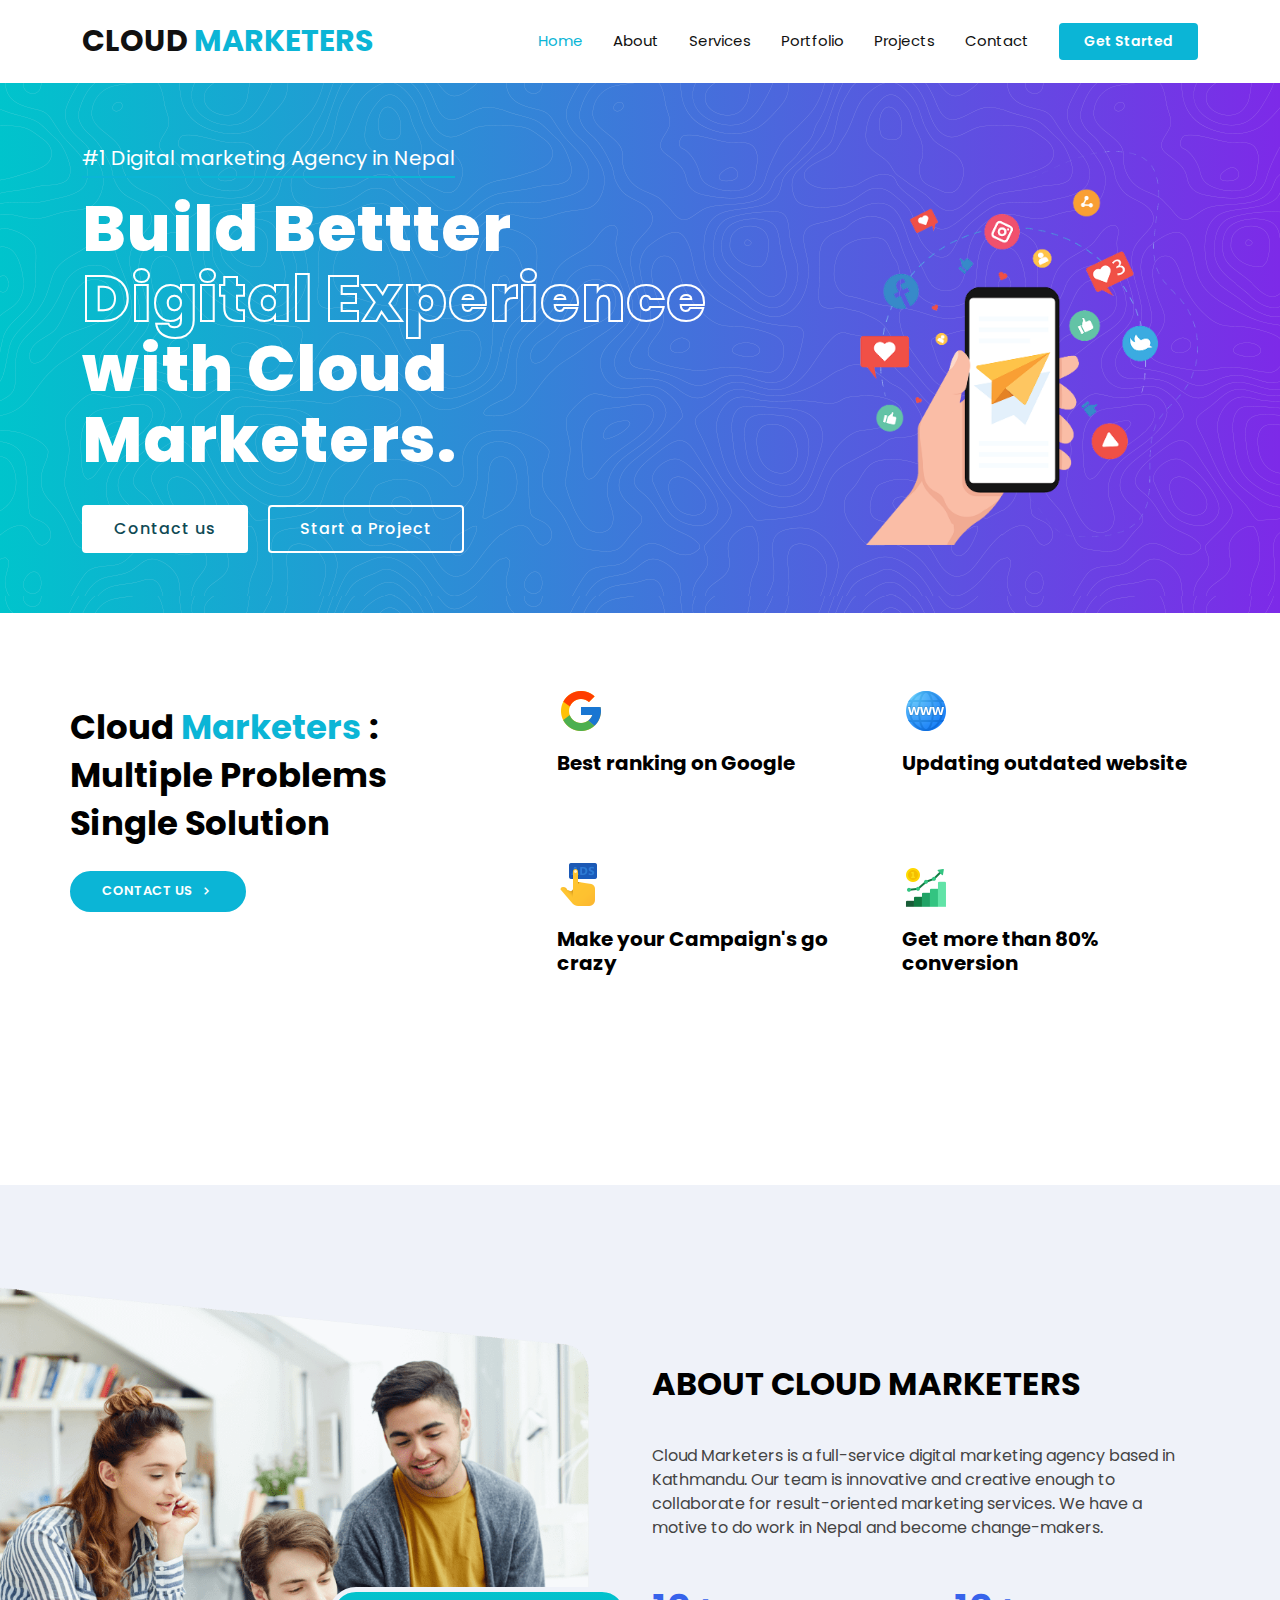
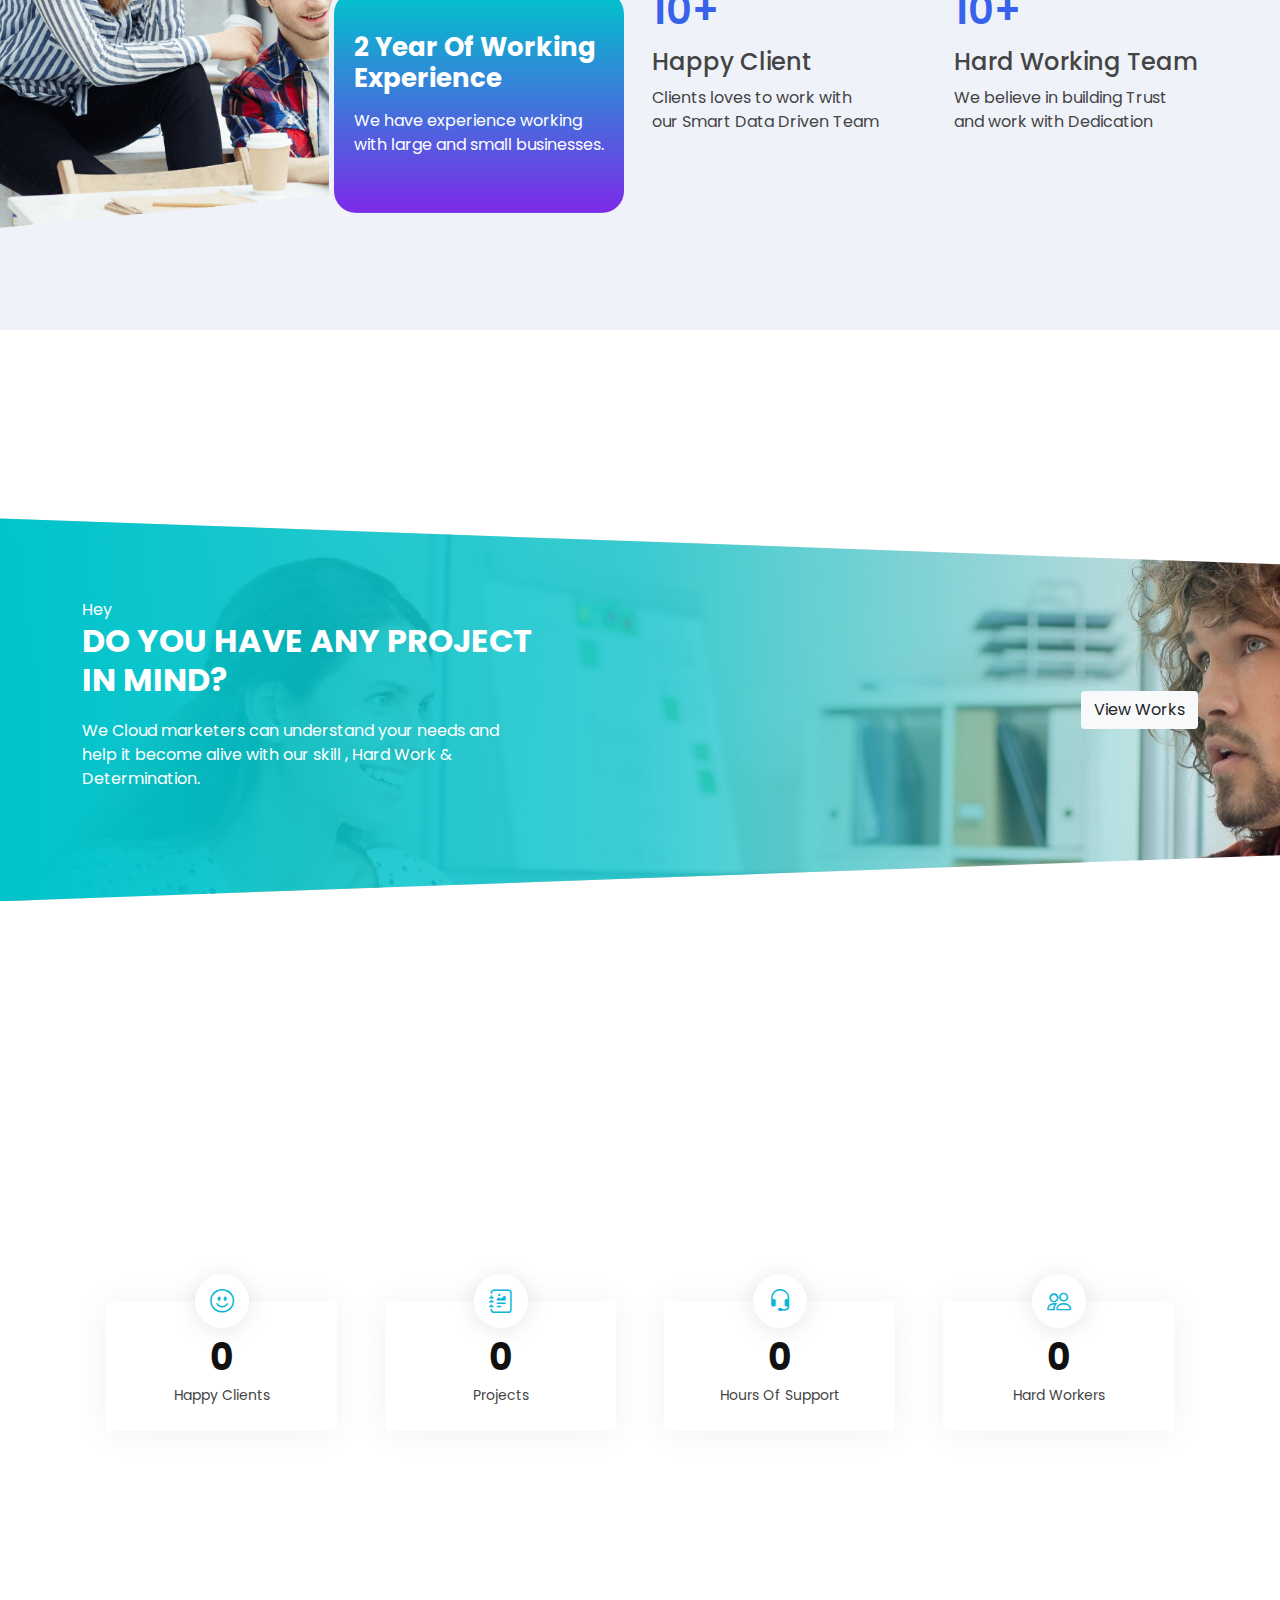
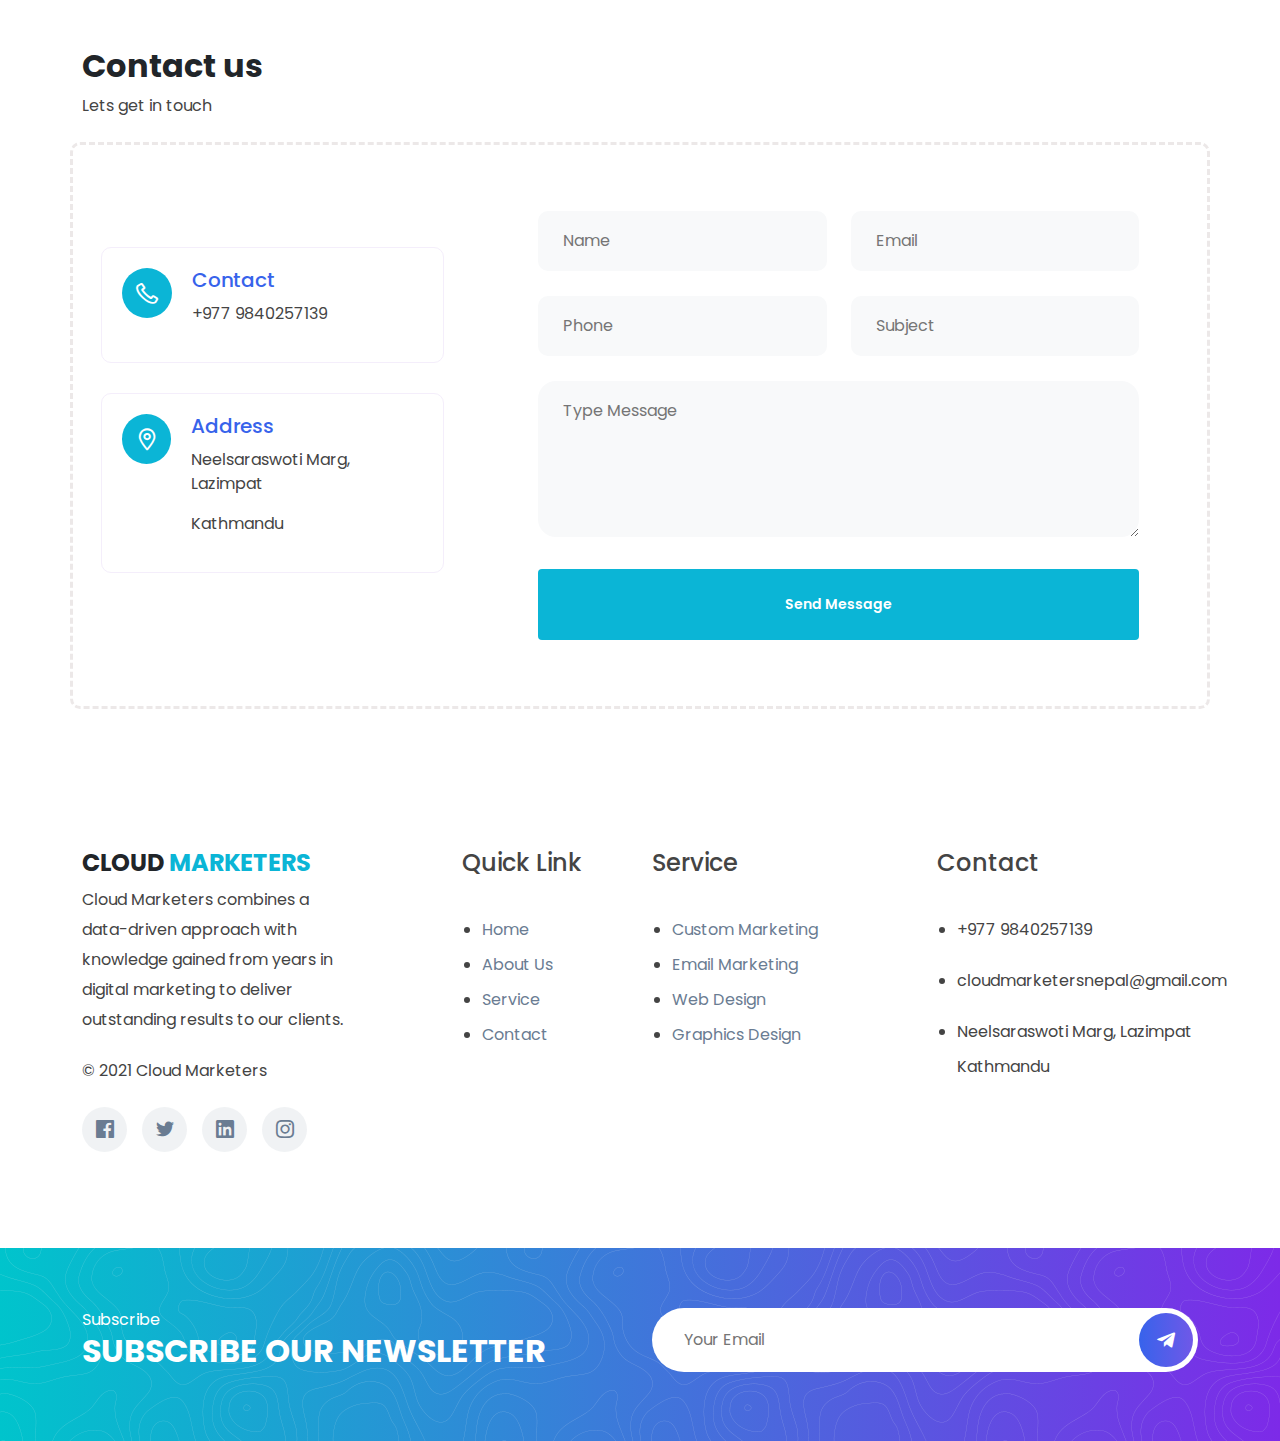
<file: index.html>
<!DOCTYPE html>
<html lang="en">

<head>
  <meta charset="utf-8">
  <meta content="width=device-width, initial-scale=1.0" name="viewport">

  <title>Cloud marketers - Digita Marketing Agency in Nepal</title>
  <meta content="" name="description">
  <meta content="" name="keywords">

  <!-- Favicons -->
  <link href="assets/img/favicon.png" rel="icon">
  <link href="assets/img/apple-touch-icon.png" rel="apple-touch-icon">
  <link rel="stylesheet" href="assets/css/LineIcons.2.0.css">
  <link
    href="https://fonts.googleapis.com/css2?family=Poppins:ital,wght@0,100;0,200;0,300;0,400;0,500;0,600;0,700;0,800;0,900;1,100;1,200;1,300;1,400;1,500;1,600;1,700;1,800;1,900&display=swap"
    rel="stylesheet">
  <link href="assets/vendor/bootstrap-icons/bootstrap-icons.css" rel="stylesheet">
  <link href="assets/vendor/remixicon/remixicon.css" rel="stylesheet">
  <link href="assets/vendor/boxicons/css/boxicons.min.css" rel="stylesheet">
  <link href="assets/vendor/bootstrap/css/bootstrap.min.css" rel="stylesheet">
  <link href="assets/vendor/glightbox/css/glightbox.min.css" rel="stylesheet">
  <link href="assets/vendor/swiper/swiper-bundle.min.css" rel="stylesheet">

  <!-- Template Main CSS File -->
  <link href="assets/css/style.css" rel="stylesheet">
</head>

<body>
  <!-- ======= Header ======= -->
  <header id="header" class="sticky-top d-flex align-items-center">
    <div class="container d-flex align-items-center">
      <h1 class="logo me-auto fw-bold"><a href="index.html" class="navbbb">CLOUD <span
            class="text-mine2">MARKETERS</span></a></h1>
      <!-- Uncomment below if you prefer to use an image logo -->
      <!-- <a href="index.html" class="logo me-auto"><img src="assets/img/logo.png" alt=""></a>-->

      <nav id="navbar" class="navbar order-last order-lg-0">
        <ul>
          <li><a class="nav-link scrollto active" href="#hero">Home</a></li>
          <li><a class="nav-link scrollto" href="/about.html">About</a></li>
          <li><a class="nav-link scrollto" href="/about.html#services">Services</a></li>
          <li><a class="nav-link scrollto " href="/about.html#portfolio">Portfolio</a></li>
          <li><a class="nav-link scrollto " href="/projects.html">Projects</a></li>
          <li><a class="nav-link scrollto" href="#contact">Contact</a></li>
        </ul>
        <i class="bi bi-list mobile-nav-toggle"></i>
      </nav><!-- .navbar -->

      <a href="#contact" class="get-started-btn scrollto">Get Started</a>
    </div>
  </header><!-- End Header -->

  <!-- ======= Hero Section ======= -->
  <section id="hero" class="d-flex align-items-center">
    <div class="container zm">
      <div class="row row-cols-1 row-cols-md-2 align-items-center">
        <div class="col-md-7">
          <span class="fs-5 text-white borbot">#1 Digital marketing Agency in Nepal</span>
          <h1>Build Bettter <span class="out">Digital Experience</span> with Cloud Marketers.</h1>
          <a href="/#contact" class="btn-get-started scrollto me-3">Contact us</a>
          <a href="/#contact" class="start-project scrollto">Start a Project</a>
        </div>
        <div class="col-md-5 text-end">
          <img src="assets/img/hero-img.png" alt="..." class="img-fluid w-75">
        </div>
      </div>
    </div>

  </section><!-- End Hero -->

  <main id="main">

    <!-- ======= Clients Section ======= -->
    <!-- <section id="clients" class="clients">
      <div class="container" data-aos="zoom-in">

        <div class="clients-slider swiper-container">
          <div class="swiper-wrapper align-items-center">
            <div class="swiper-slide"><img src="assets/img/clients/client-1.png" class="img-fluid" alt=""></div>
            <div class="swiper-slide"><img src="assets/img/clients/client-2.png" class="img-fluid" alt=""></div>
            <div class="swiper-slide"><img src="assets/img/clients/client-3.png" class="img-fluid" alt=""></div>
            <div class="swiper-slide"><img src="assets/img/clients/client-4.png" class="img-fluid" alt=""></div>
            <div class="swiper-slide"><img src="assets/img/clients/client-5.png" class="img-fluid" alt=""></div>
            <div class="swiper-slide"><img src="assets/img/clients/client-6.png" class="img-fluid" alt=""></div>
            <div class="swiper-slide"><img src="assets/img/clients/client-7.png" class="img-fluid" alt=""></div>
            <div class="swiper-slide"><img src="assets/img/clients/client-8.png" class="img-fluid" alt=""></div>
          </div>
          <div class="swiper-pagination"></div>
        </div>

      </div>
    </section> -->
    <!-- End Clients Section -->

    <!-- ======= About Section ======= -->
    <section class="about section-bg">
      <div class="container" data-aos="fade-up">
        <div class="row no-gutters">
          <div class="content col-xl-5 d-flex align-items-stretch">
            <div class="content">
              <h3 class="mb-4 line">Cloud <span class="text-mine2">Marketers</span> : Multiple Problems Single Solution
              </h3>
              <a href="#" class="about-btn"><span>Contact us</span> <i class="bx bx-chevron-right"></i></a>
            </div>
          </div>
          <div class="col-xl-7 d-flex align-items-stretch">
            <div class="icon-boxes d-flex flex-column justify-content-center">
              <div class="row gx-5">
                <div class="col-md-6 py-4 icon-box" data-aos="fade-up" data-aos-delay="100">
                  <img src="assets/img/log/google.png" alt="google icon" class="img-fluid">
                  <h4 class="mt-3">Best ranking on Google</h4>

                </div>
                <div class="col-md-6 py-4 icon-box" data-aos="fade-up" data-aos-delay="200">
                  <img src="assets/img/log/website.png" alt="google icon" class="img-fluid">
                  <h4 class="mt-3">Updating outdated website</h4>

                </div>
                <div class="col-md-6 py-4 icon-box" data-aos="fade-up" data-aos-delay="300">
                  <img src="assets/img/log/ads.png" alt="google icon" class="img-fluid">
                  <h4 class="mt-3">Make your Campaign's go crazy</h4>

                </div>
                <div class="col-md-6 py-4 icon-box" data-aos="fade-up" data-aos-delay="400">
                  <img src="assets/img/log/sales.png" alt="google icon" class="img-fluid">
                  <h4 class="mt-3">Get more than 80% conversion</h4>

                </div>
              </div>
            </div><!-- End .content-->
          </div>
        </div>

      </div>
    </section><!-- End About Section -->
    <div class="py-5"></div>

    <section id="about" class="pt-100">
      <div class="about-section">
        <div class="container">
          <div class="row">
            <div class="col-xl-6 col-lg-6">
              <div class="about-img-wrapper">
                <div class="about-img position-relative d-inline-block wow fadeInLeft" data-wow-delay=".3s">
                  <img src="assets/img/about-img.png" alt="">

                  <div class="about-experience text-start">
                    <h3>2 Year Of Working Experience</h3>
                    <p>
                      We have experience working with large and small businesses.
                    </p>
                  </div>
                </div>
              </div>
            </div>
            <div class="col-xl-6 col-lg-6">
              <div class="about-content-wrapper">
                <div class="section-title text-start mb-0 pb-0">
                  <h2>About Cloud Marketers</h2>
                </div>
                <div class="about-content pt-0">
                  <p>
                    Cloud Marketers is a full-service
                    digital
                    marketing
                    agency based in Kathmandu. Our team is innovative and creative enough to collaborate for
                    result-oriented marketing services. We have a motive to do work in Nepal and become change-makers.
                  </p>
                  <div class="counter-up pt-4">
                    <div class="counter">
                      <span id="secondo" class="countup count color-1">10+</span>
                      <h4>Happy Client</h4>
                      <p>Clients loves to work with <br> our Smart Data Driven Team</p>
                    </div>
                    <div class="counter">
                      <span id="secondo" class="countup count color-2">10+</span>
                      <h4>Hard Working Team</h4>
                      <p>We believe in building Trust <br> and work with Dedication</p>
                    </div>
                  </div>
                </div>
              </div>
            </div>
          </div>
        </div>
      </div>
    </section>

    <div class="py-5 my-3"></div>
    <section class="contact-section cta-bg img-bg py-mine" style="background-image: url('assets/img/bg/cta-bg.jpg');">
      <div class="container">
        <div class="row align-items-center">
          <div class="col-xl-5 col-lg-7">
            <div class="section-title mb-60 text-start">
              <span class="text-white wow fadeInDown" data-wow-delay=".2s">Hey</span>
              <h2 class="text-white pb-0" data-wow-delay=".4s">Do you have any project in mind?</h2>
              <p class="text-white wow fadeInUp" data-wow-delay=".6s">We Cloud marketers can understand your needs and
                help it become alive with our skill , Hard Work & Determination.</p>
            </div>
          </div>
          <div class="col-xl-7 col-lg-5">
            <div class="contact-btn text-start text-lg-end">
              <a href="/about.html#portfolio" class="btn bg-light">View Works</a>
            </div>
          </div>
        </div>
      </div>
    </section>
    <div class="py-5 my-3"></div>

    <div class="py-5"></div>
    <!-- <section id="process" class="process-section pt-100 pb-100">
      <div class="container">
        <div class="row">
          <div class="col-xl-6 col-lg-7 col-md-9 mx-auto">
            <div class="section-title text-center">
              <h2 class="mb-0 pb-1">Working Process</h2>
              <p>We follow a Robust Method to Meet your needs</p>
            </div>
          </div>
        </div>
        <div class="row align-items-center time-line">
          <div class="col-12">
            <div class="single-timeline">
              <div class="row align-items-center">
                <div class="col-lg-5 order-last order-lg-first">
                  <div class="timeline-content left-content text-lg-right">
                    <div class="box-icon-style">
                      <i class="lni lni-search-alt"></i>
                    </div>
                    <h4 class="mb-3 text-dark fw-bold">Research</h4>
                    <p>
                      With constant change being the norm in marketing and business, one thing remains the same: the
                      need for marketing research. In short, the marketing research process is the backbone of informed
                      business and marketing decisions.
                    </p>
                  </div>
                </div>
                <div class="col-lg-2"></div>
                <div class="col-lg-5">
                  <div class="timeline-img">
                    <img src="assets/img/timeline/timeline-1.png" alt="">
                  </div>
                </div>
              </div>
            </div>
          </div>
          <div class="col-12">
            <div class="single-timeline">
              <div class="row align-items-center">
                <div class="col-lg-5">
                  <div class="timeline-img">
                    <img src="assets/img/timeline/timeline-2.png" alt="">
                  </div>
                </div>
                <div class="col-lg-2"></div>
                <div class="col-lg-5">
                  <div class="timeline-content right-content text-left">
                    <div class="box-icon-style">
                      <i class="lni lni-layers"></i>
                    </div>
                    <h4 class="mb-3 text-dark fw-bold">Design</h4>
                    <p>
                      Design refers to the design of websites that are displayed on the internet and Graphics on the
                      social media. It usually refers
                      to the user experience aspects of website development rather than software development.
                    </p>
                  </div>
                </div>
              </div>
            </div>
          </div>
          <div class="col-12">
            <div class="single-timeline">
              <div class="row align-items-center">
                <div class="col-lg-5 order-last order-lg-first">
                  <div class="timeline-content left-content text-lg-right">
                    <div class="box-icon-style">
                      <i class="lni lni-code-alt"></i>
                    </div>
                    <h4 class="mb-3 text-dark fw-bold">Code</h4>
                    <p>
                      Coding refers to the development of websites that are displayed on the internet. It usually refers
                      to the software development part.
                    </p>
                  </div>
                </div>
                <div class="col-lg-2"></div>
                <div class="col-lg-5">
                  <div class="timeline-img">
                    <img src="assets/img/timeline/timeline-3.png" alt="">
                  </div>
                </div>
              </div>
            </div>
          </div>
          <div class="col-12">
            <div class="single-timeline">
              <div class="row align-items-center">
                <div class="col-lg-5">
                  <div class="timeline-img">
                    <img src="assets/img/timeline/timeline-4.png" alt="">
                  </div>
                </div>
                <div class="col-lg-2"></div>
                <div class="col-lg-5">
                  <div class="timeline-content right-content text-left">
                    <div class="box-icon-style">
                      <i class="lni lni-rocket"></i>
                    </div>
                    <h4 class="mb-3 text-dark fw-bold">Launch</h4>
                    <p>
                      After the Design and Development Part of the website is finished, the final step is to launch it
                      with selected domain name, hosting platform and SEO add-ons.
                    </p>
                  </div>
                </div>
              </div>
            </div>
          </div>
        </div>
      </div>
    </section> -->



    <!--
      <div class="py-5"></div>
      <section id="testimonials" class="testimonials">
      <div class="container" data-aos="fade-up">
        <div class="testimonials-slider swiper-container" data-aos="fade-up" data-aos-delay="100">
          <div class="swiper-wrapper">

            <div class="swiper-slide">
              <div class="testimonial-wrap">
                <div class="testimonial-item">
                  <img src="assets/img/testimonials/testimonials-1.jpg" class="testimonial-img" alt="">
                  <h3>Saul Goodman</h3>
                  <h4>Ceo &amp; Founder</h4>
                  <p>
                    <i class="bx bxs-quote-alt-left quote-icon-left"></i>
                    Proin iaculis purus consequat sem cure digni ssim donec porttitora entum suscipit rhoncus.
                    Accusantium quam, ultricies eget id, aliquam eget nibh et. Maecen aliquam, risus at semper.
                    <i class="bx bxs-quote-alt-right quote-icon-right"></i>
                  </p>
                </div>
              </div>
            </div>

            <div class="swiper-slide">
              <div class="testimonial-wrap">
                <div class="testimonial-item">
                  <img src="assets/img/testimonials/testimonials-2.jpg" class="testimonial-img" alt="">
                  <h3>Sara Wilsson</h3>
                  <h4>Designer</h4>
                  <p>
                    <i class="bx bxs-quote-alt-left quote-icon-left"></i>
                    Export tempor illum tamen malis malis eram quae irure esse labore quem cillum quid cillum eram malis
                    quorum velit fore eram velit sunt aliqua noster fugiat irure amet legam anim culpa.
                    <i class="bx bxs-quote-alt-right quote-icon-right"></i>
                  </p>
                </div>
              </div>
            </div>

            <div class="swiper-slide">
              <div class="testimonial-wrap">
                <div class="testimonial-item">
                  <img src="assets/img/testimonials/testimonials-3.jpg" class="testimonial-img" alt="">
                  <h3>Jena Karlis</h3>
                  <h4>Store Owner</h4>
                  <p>
                    <i class="bx bxs-quote-alt-left quote-icon-left"></i>
                    Enim nisi quem export duis labore cillum quae magna enim sint quorum nulla quem veniam duis minim
                    tempor labore quem eram duis noster aute amet eram fore quis sint minim.
                    <i class="bx bxs-quote-alt-right quote-icon-right"></i>
                  </p>
                </div>
              </div>
            </div>

            <div class="swiper-slide">
              <div class="testimonial-wrap">
                <div class="testimonial-item">
                  <img src="assets/img/testimonials/testimonials-4.jpg" class="testimonial-img" alt="">
                  <h3>Matt Brandon</h3>
                  <h4>Freelancer</h4>
                  <p>
                    <i class="bx bxs-quote-alt-left quote-icon-left"></i>
                    Fugiat enim eram quae cillum dolore dolor amet nulla culpa multos export minim fugiat minim velit
                    minim dolor enim duis veniam ipsum anim magna sunt elit fore quem dolore labore illum veniam.
                    <i class="bx bxs-quote-alt-right quote-icon-right"></i>
                  </p>
                </div>
              </div>
            </div>

            <div class="swiper-slide">
              <div class="testimonial-wrap">
                <div class="testimonial-item">
                  <img src="assets/img/testimonials/testimonials-5.jpg" class="testimonial-img" alt="">
                  <h3>John Larson</h3>
                  <h4>Entrepreneur</h4>
                  <p>
                    <i class="bx bxs-quote-alt-left quote-icon-left"></i>
                    Quis quorum aliqua sint quem legam fore sunt eram irure aliqua veniam tempor noster veniam enim
                    culpa labore duis sunt culpa nulla illum cillum fugiat esse veniam culpa fore nisi cillum quid.
                    <i class="bx bxs-quote-alt-right quote-icon-right"></i>
                  </p>
                </div>
              </div>
            </div>

          </div>
          <div class="swiper-pagination"></div>
        </div>

      </div>
    </section> -->






    <div class="py-5"></div>
    <section id="counts" class="counts">
      <div class="container" data-aos="fade-up">

        <div class="row gx-5 mx-0">

          <div class="col-lg-3 col-md-6">
            <div class="count-box">
              <i class="bi bi-emoji-smile"></i>
              <span data-purecounter-start="0" data-purecounter-end="10" data-purecounter-duration="1"
                class="purecounter"></span>
              <p>Happy Clients</p>
            </div>
          </div>

          <div class="col-lg-3 col-md-6 mt-5 mt-md-0">
            <div class="count-box">
              <i class="bi bi-journal-richtext"></i>
              <span data-purecounter-start="0" data-purecounter-end="20" data-purecounter-duration="1"
                class="purecounter"></span>
              <p>Projects</p>
            </div>
          </div>

          <div class="col-lg-3 col-md-6 mt-5 mt-lg-0">
            <div class="count-box">
              <i class="bi bi-headset"></i>
              <span data-purecounter-start="0" data-purecounter-end="500" data-purecounter-duration="1"
                class="purecounter"></span>
              <p>Hours Of Support</p>
            </div>
          </div>

          <div class="col-lg-3 col-md-6 mt-5 mt-lg-0">
            <div class="count-box">
              <i class="bi bi-people"></i>
              <span data-purecounter-start="0" data-purecounter-end="15" data-purecounter-duration="1"
                class="purecounter"></span>
              <p>Hard Workers</p>
            </div>
          </div>

        </div>

      </div>
    </section>

    <div class="py-5"></div>

    <!-- ========================= contact-section start ========================= -->
    <section class="contact-section pt-130 pb-100" id="contact">
      <div class="container">
        <h2 class="text-dark fw-bold">Contact us</h2>
        <p class="mb-4">Lets get in touch</p>
        <div class="row align-items-center doo p-3">
          <div class="col-xl-4">
            <div class="contact-item-wrapper">
              <div class="row">
                <div class="col-12 col-md-6 col-xl-12">
                  <div class="contact-item">
                    <div class="contact-icon">
                      <i class="lni lni-phone"></i>
                    </div>
                    <div class="contact-content">
                      <h4>Contact</h4>
                      <p>+977 9840257139</p>
                    </div>
                  </div>
                </div>
                <div class="col-12 col-md-6 col-xl-12">
                  <div class="contact-item">
                    <div class="contact-icon">
                      <i class="lni lni-map-marker"></i>
                    </div>
                    <div class="contact-content">
                      <h4>Address</h4>
                      <p>Neelsaraswoti Marg, Lazimpat</p>
                      <p>Kathmandu</p>
                    </div>
                  </div>
                </div>
              </div>
            </div>
          </div>
          <div class="col-xl-8">
            <div class="contact-form-wrapper">
              <form action="assets/php/mail.php" class="contact-form">
                <div class="row">
                  <div class="col-md-6">
                    <input type="text" name="name" id="name" placeholder="Name" required>
                  </div>
                  <div class="col-md-6">
                    <input type="email" name="email" id="email" placeholder="Email" required>
                  </div>
                </div>
                <div class="row">
                  <div class="col-md-6">
                    <input type="text" name="phone" id="phone" placeholder="Phone" required>
                  </div>
                  <div class="col-md-6">
                    <input type="text" name="subject" id="email" placeholder="Subject" required>
                  </div>
                </div>
                <div class="row">
                  <div class="col-12">
                    <textarea name="message" id="message" placeholder="Type Message" rows="5"></textarea>
                  </div>
                </div>
                <div class="row">
                  <div class="col-12">
                    <div class="button text-center">
                      <button type="submit" class="btn btn-lg p-4 w-100 get-started-btn ms-0">Send Message</button>
                    </div>
                  </div>
                </div>
              </form>
            </div>
          </div>
        </div>
      </div>
    </section>

    <!-- ========================= subscribe-section end ========================= -->

    <!-- ========================= footer start ========================= -->
    <footer class="footer py-mine">
      <div class="container">
        <div class="row">
          <div class="col-xl-3 col-lg-4 col-md-6">
            <div class="footer-widget mb-60 wow fadeInLeft" data-wow-delay=".2s">
              <h1 class="fs-4 logo me-auto fw-bold"><a href="index.html" class="text-dark">CLOUD <span
                    class="text-mine2">MARKETERS</span></a>
              </h1>
              <p class="mb-4 footer-desc">
                Cloud Marketers combines a data-driven approach with knowledge gained from years in digital marketing to
                deliver outstanding results to our clients.
              </p>
              <p class="mb-4">
                © 2021 Cloud Marketers
              </p>
              <div class="footer-social-links">
                <ul class="d-flex ps-0">
                  <li><a href="javascript:void(0)"><i class="lni lni-facebook-original"></i></a></li>
                  <li><a href="javascript:void(0)"><i class="lni lni-twitter-original"></i></a></li>
                  <li><a href="javascript:void(0)"><i class="lni lni-linkedin-original"></i></a></li>
                  <li><a href="javascript:void(0)"><i class="lni lni-instagram-original"></i></a></li>
                </ul>
              </div>
            </div>
          </div>
          <div class="col-xl-2 offset-xl-1 col-lg-2 col-md-6">
            <div class="footer-widget">
              <h4>Quick Link</h4>
              <ul class="footer-links">
                <li>
                  <a class="scrollto" href="#hero">Home</a>
                </li>
                <li>
                  <a class="scrollto" href="#about">About Us</a>
                </li>
                <li>
                  <a class="scrollto" href="/about.html#services">Service</a>
                </li>
                <li>
                  <a class="scrollto" href="#contact">Contact</a>
                </li>
              </ul>
            </div>
          </div>
          <div class="col-xl-3 col-lg-3 col-md-6">
            <div class="footer-widget mb-60 wow fadeInUp" data-wow-delay=".6s">
              <h4>Service</h4>
              <ul class="footer-links">
                <li>
                  <a href="/custom-digital-marketing.html">Custom Marketing</a>
                </li>
                <li>
                  <a href="/email-marketing.html">Email Marketing</a>
                </li>
                <li>
                  <a href="/web-design-and-development.html">Web Design</a>
                </li>
                <li>
                  <a href="/graphics-design.html">Graphics Design</a>
                </li>
              </ul>
            </div>
          </div>
          <div class="col-xl-3 col-lg-3 col-md-6">
            <div class="footer-widget mb-60 wow fadeInRight" data-wow-delay=".8s">
              <h4>Contact</h4>
              <ul class="footer-contact">
                <li>
                  <p>+977 9840257139</p>
                </li>
                <li>
                  <p>cloudmarketersnepal@gmail.com</p>
                </li>
                <li>
                  <p>Neelsaraswoti Marg, Lazimpat</br>
                    Kathmandu</p>
                </li>
              </ul>
            </div>
          </div>
        </div>
      </div>
    </footer>
    <section class="subscribe-section img-bg pb-0 bg-mine">
      <div class="container">
        <div class="row align-items-start">
          <div class="col-xl-6 col-lg-6">
            <div class="section-title text-start">
              <span class="text-white wow fadeInDown" data-wow-delay=".2s">Subscribe</span>
              <h2 class="text-white wow fadeInUp" data-wow-delay=".4s">Subscribe Our Newsletter</h2>
            </div>
          </div>
          <div class="col-xl-6 col-lg-6">
            <form action="#" class="subscribe-form wow fadeInRight" data-wow-delay=".4s">
              <input type="text" name="subs-email" id="subs-email" placeholder="Your Email">
              <button type="submit"><i class="lni lni-telegram-original"></i></button>
            </form>
          </div>
        </div>
      </div>
    </section>
    <!-- ========================= footer end ========================= -->


    <a href="#" class="back-to-top d-flex align-items-center justify-content-center"><i
        class="bi bi-arrow-up-short"></i></a>

    <!-- Vendor JS Files -->
    <script src="assets/vendor/bootstrap/js/bootstrap.bundle.min.js"></script>
    <script src="assets/vendor/glightbox/js/glightbox.min.js"></script>
    <script src="assets/vendor/isotope-layout/isotope.pkgd.min.js"></script>
    <script src="assets/vendor/php-email-form/validate.js"></script>
    <script src="assets/vendor/purecounter/purecounter.js"></script>
    <script src="assets/vendor/swiper/swiper-bundle.min.js"></script>

    <!-- Template Main JS File -->
    <script src="assets/js/main.js"></script>

</body>

</html>
</file>
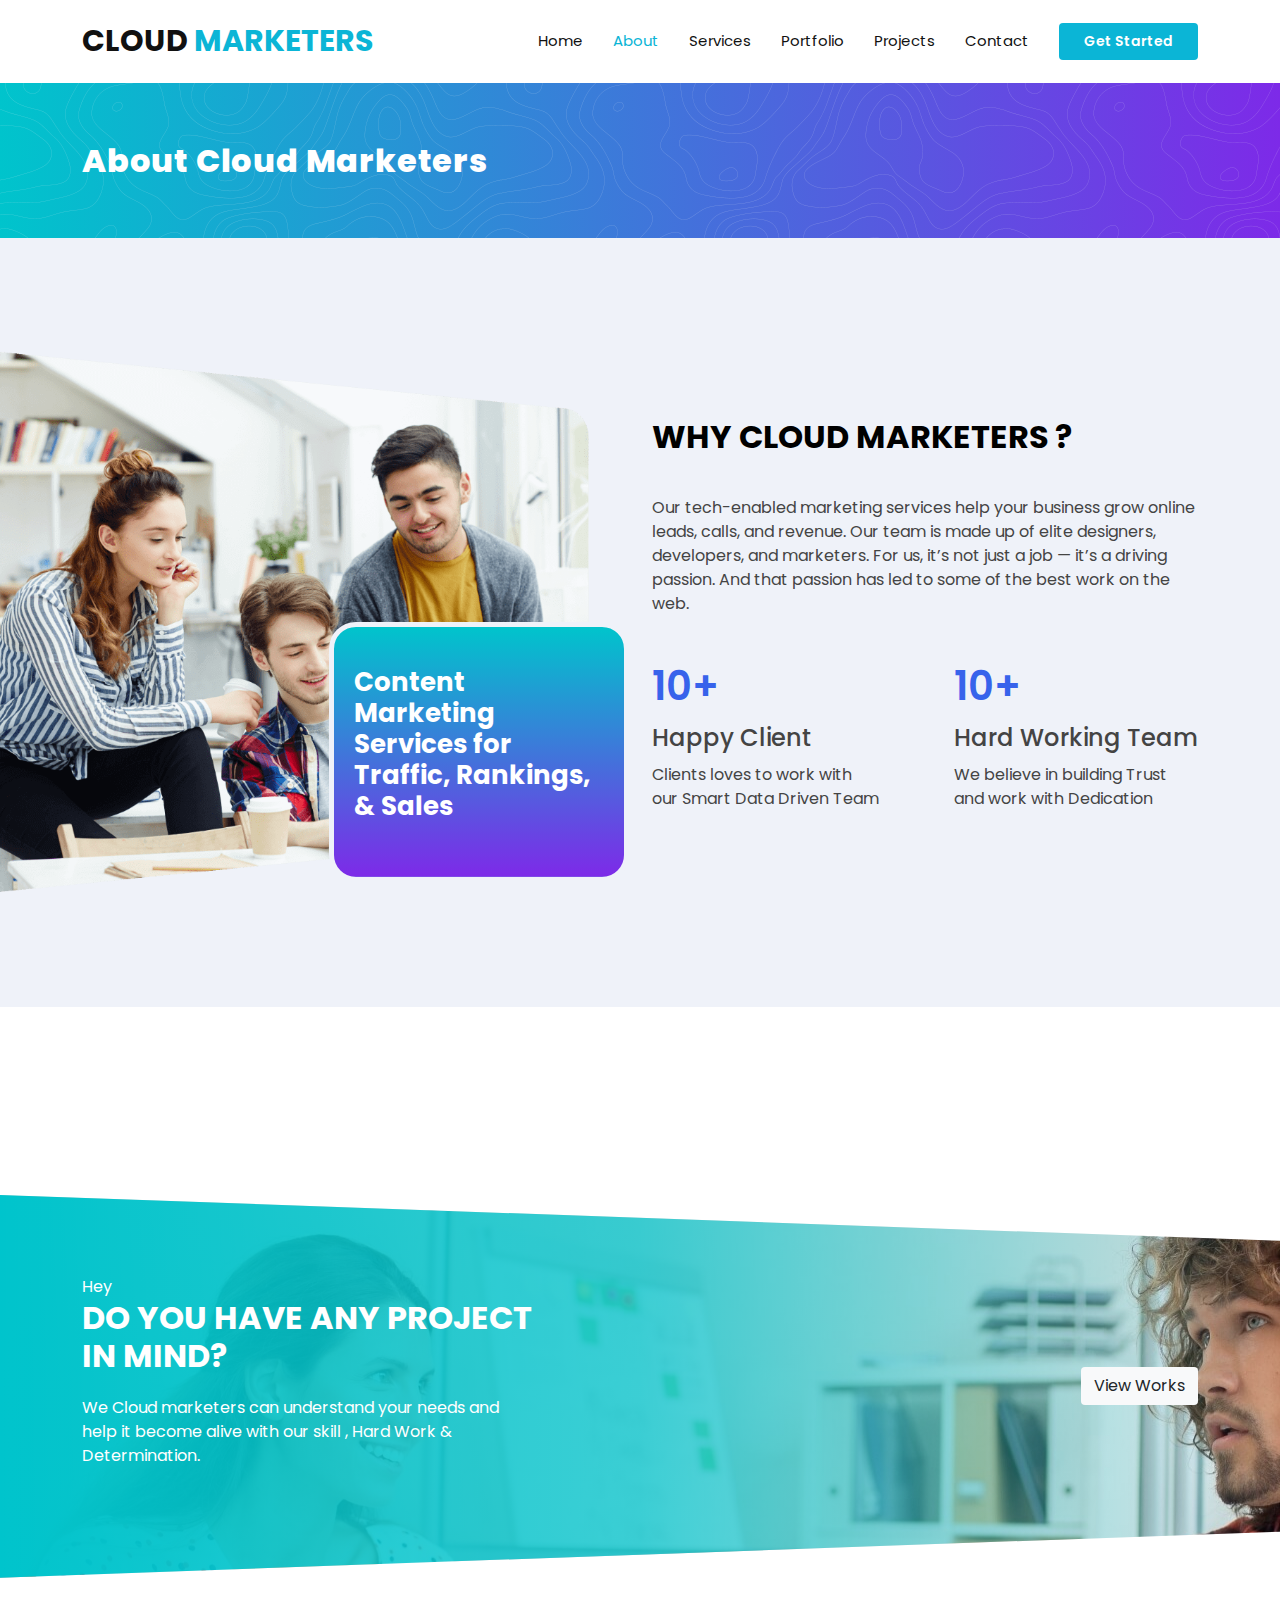
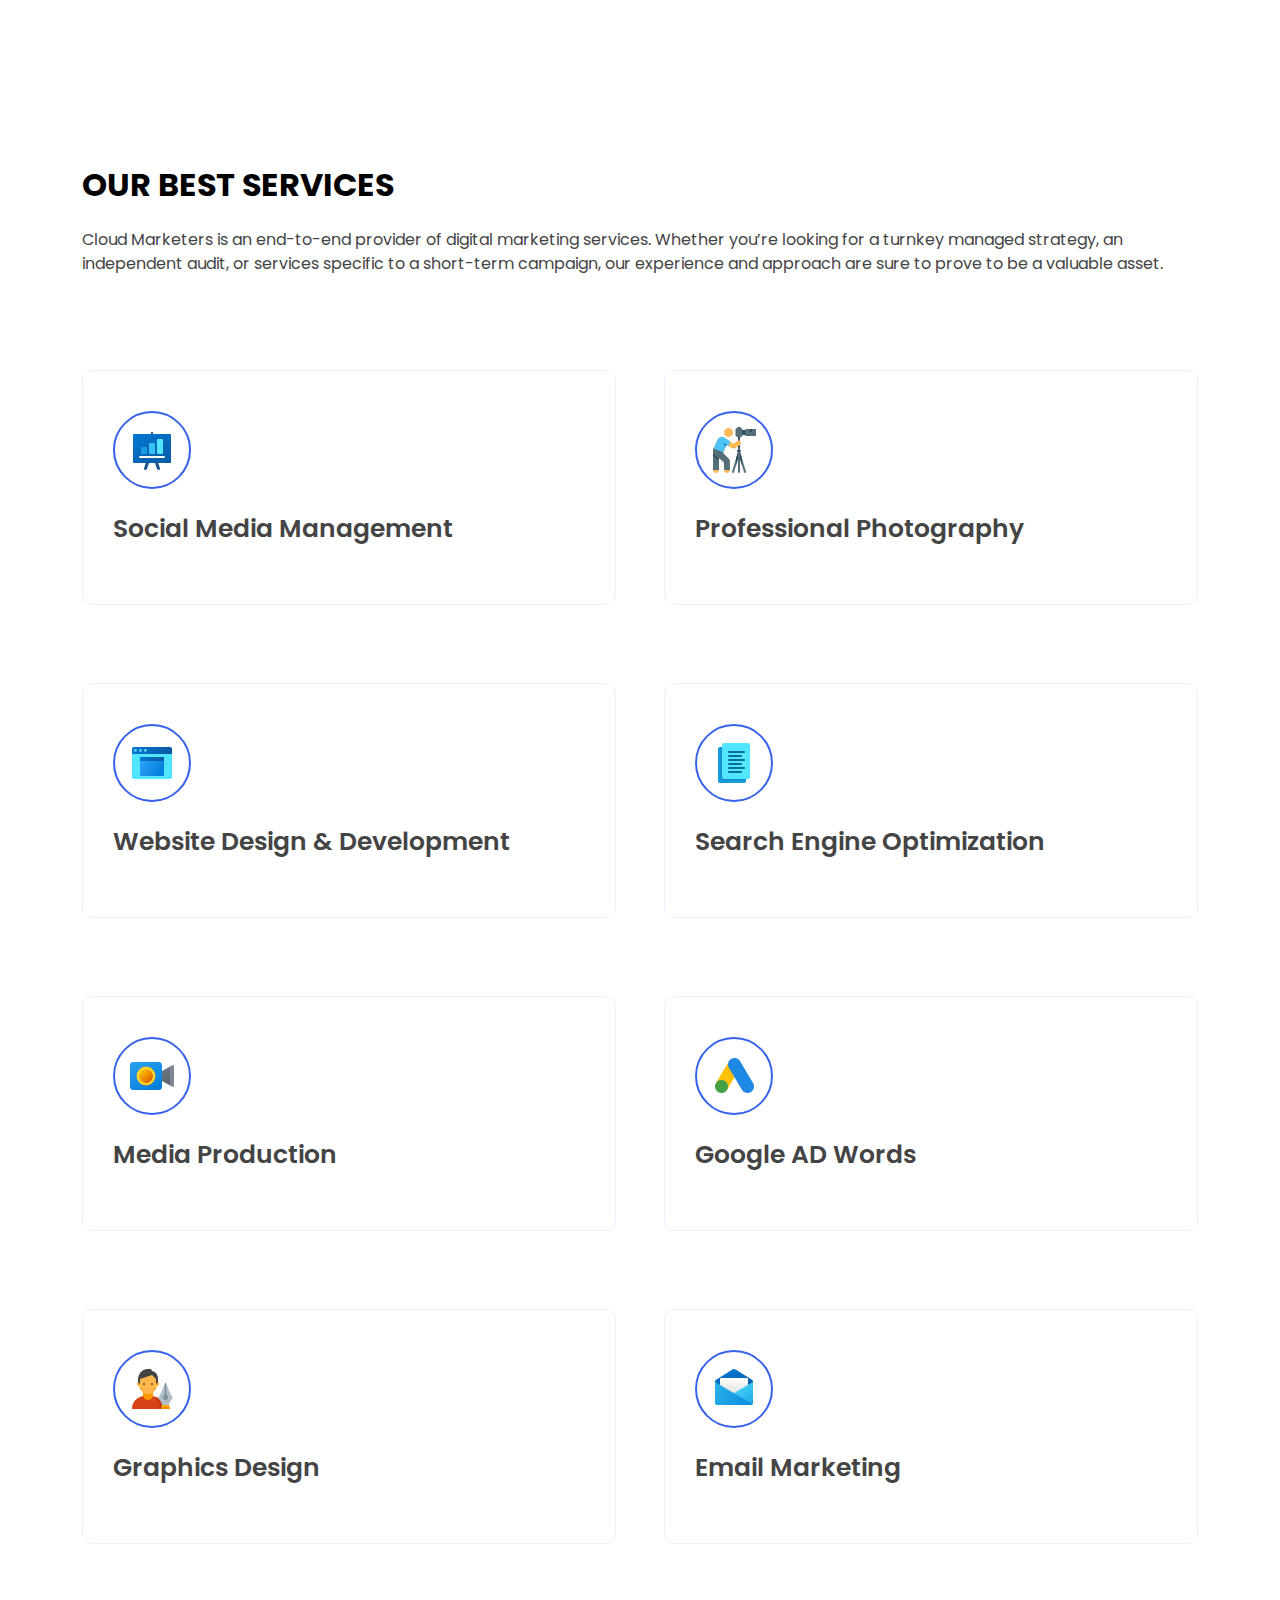
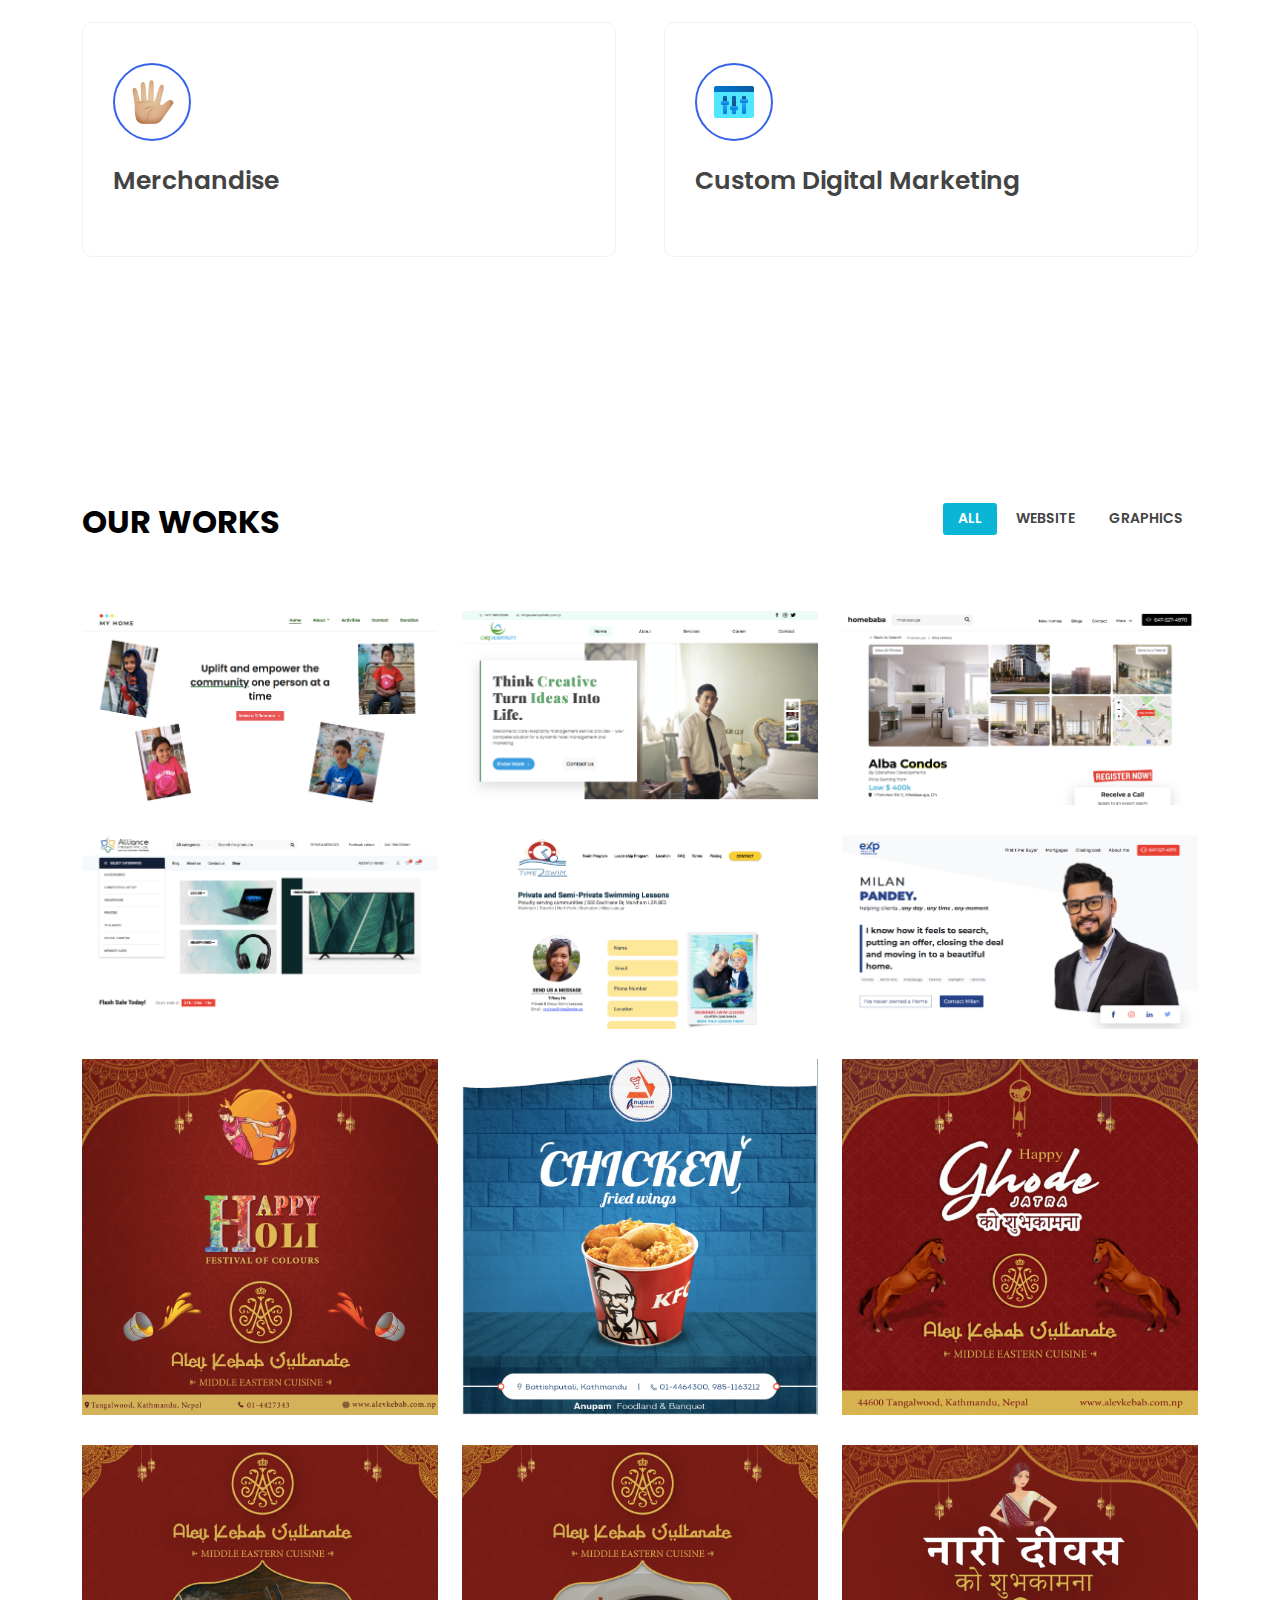
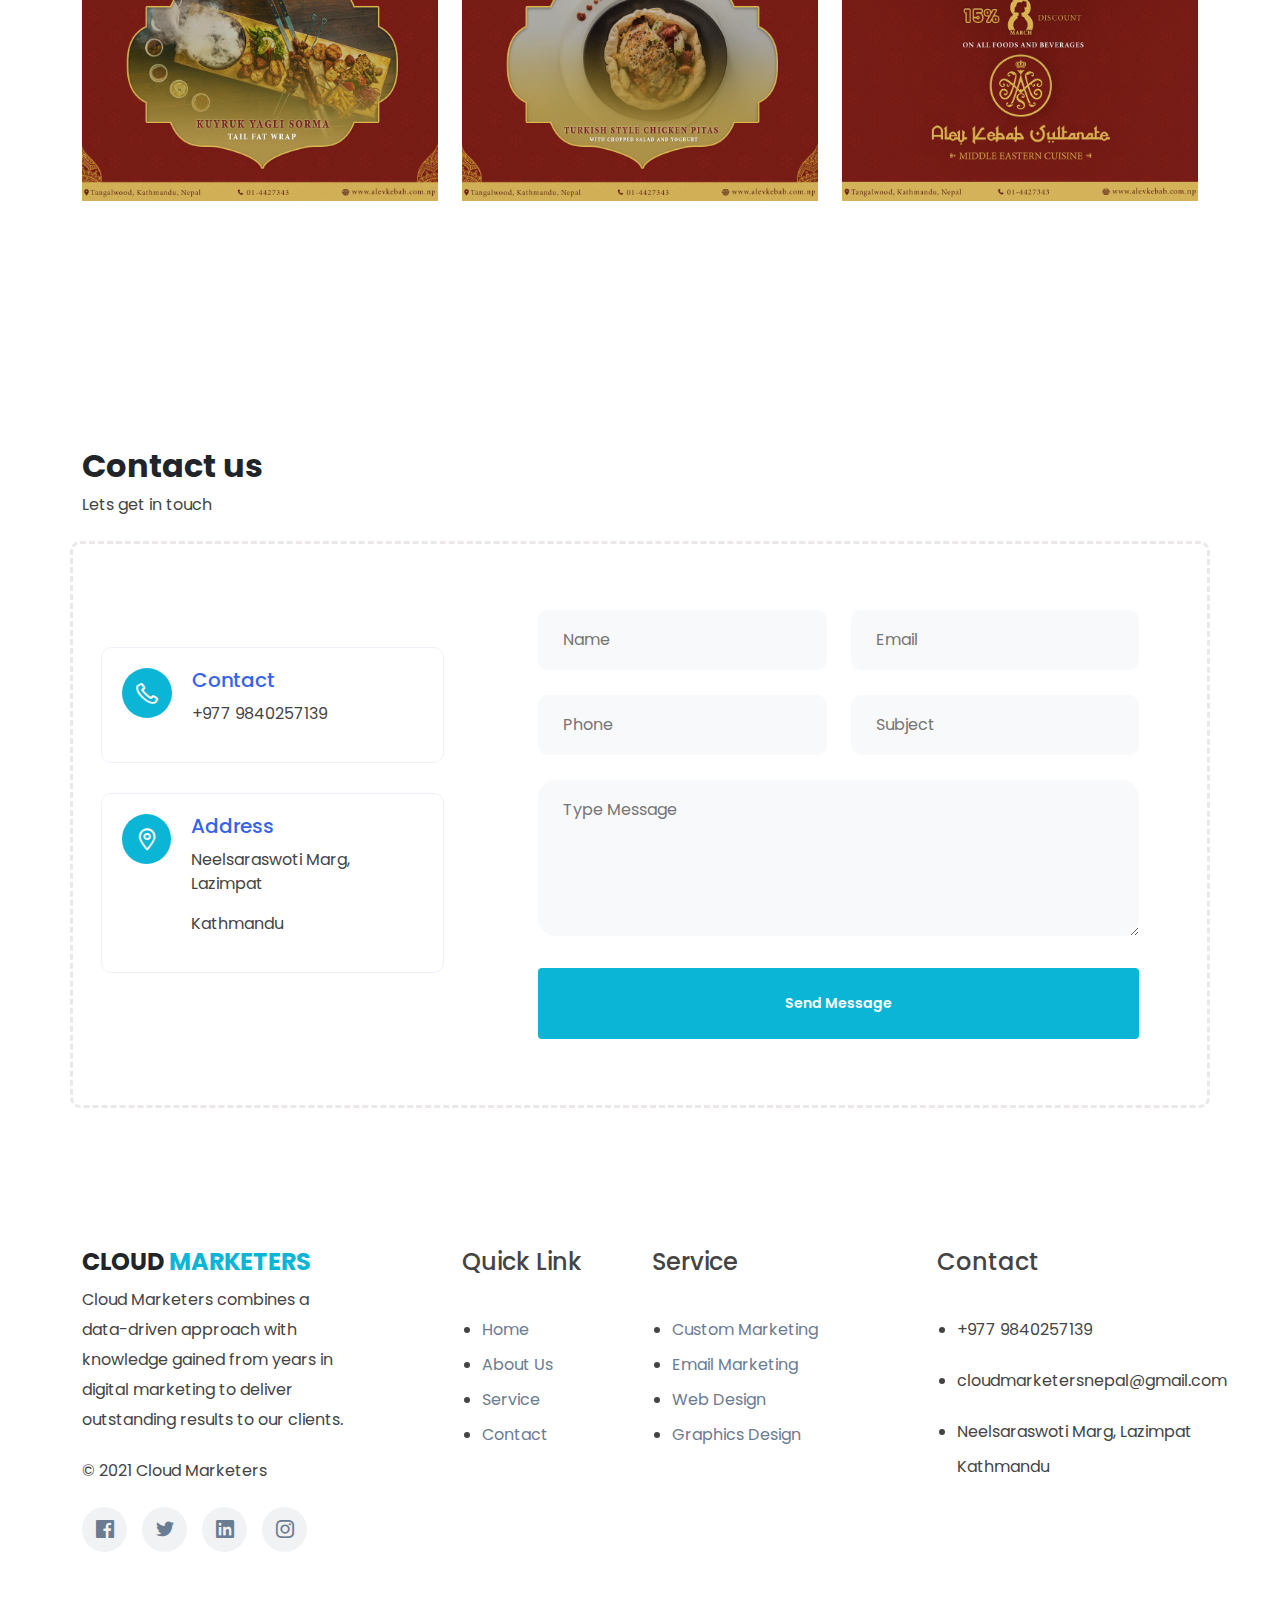
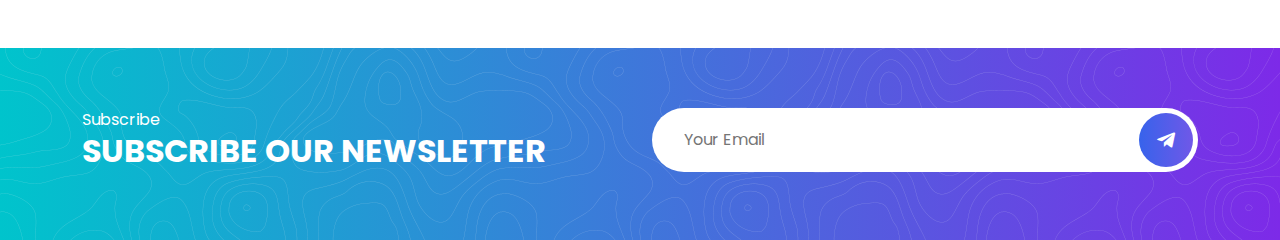
<file: about.html>
<!DOCTYPE html>
<html lang="en">

<head>
    <meta charset="utf-8">
    <meta content="width=device-width, initial-scale=1.0" name="viewport">

    <title>Cloud marketers - Digita Marketing Agency in Nepal</title>
    <meta content="" name="description">
    <meta content="" name="keywords">

    <!-- Favicons -->
    <link href="assets/img/favicon.png" rel="icon">
    <link href="assets/img/apple-touch-icon.png" rel="apple-touch-icon">
    <link rel="stylesheet" href="assets/css/LineIcons.2.0.css">
    <link
        href="https://fonts.googleapis.com/css2?family=Poppins:ital,wght@0,100;0,200;0,300;0,400;0,500;0,600;0,700;0,800;0,900;1,100;1,200;1,300;1,400;1,500;1,600;1,700;1,800;1,900&display=swap"
        rel="stylesheet">
    <link href="assets/vendor/bootstrap-icons/bootstrap-icons.css" rel="stylesheet">
    <link href="assets/vendor/remixicon/remixicon.css" rel="stylesheet">
    <link href="assets/vendor/boxicons/css/boxicons.min.css" rel="stylesheet">
    <link href="assets/vendor/bootstrap/css/bootstrap.min.css" rel="stylesheet">
    <link href="assets/vendor/glightbox/css/glightbox.min.css" rel="stylesheet">
    <link href="assets/vendor/swiper/swiper-bundle.min.css" rel="stylesheet">

    <!-- Template Main CSS File -->
    <link href="assets/css/style.css" rel="stylesheet">
</head>

<body>
    <!-- ======= Header ======= -->
    <header id="header" class="sticky-top d-flex align-items-center">
        <div class="container d-flex align-items-center">
            <h1 class="logo me-auto fw-bold"><a href="index.html" class="navbbb">CLOUD <span
                        class="text-mine2">MARKETERS</span></a></h1>
            <!-- Uncomment below if you prefer to use an image logo -->
            <!-- <a href="index.html" class="logo me-auto"><img src="assets/img/logo.png" alt=""></a>-->

            <nav id="navbar" class="navbar order-last order-lg-0">
                <ul>
                    <li><a class="nav-link scrollto" href="/">Home</a></li>
                    <li><a class="nav-link scrollto active" href="#hero">About</a></li>
                    <li><a class="nav-link scrollto" href="/about.html#services">Services</a></li>
                    <li><a class="nav-link scrollto " href="/about.html#portfolio">Portfolio</a></li>
                    <li><a class="nav-link scrollto " href="/projects.html">Projects</a></li>
                    <li><a class="nav-link scrollto" href="#contact">Contact</a></li>
                </ul>
                <i class="bi bi-list mobile-nav-toggle"></i>
            </nav><!-- .navbar -->

            <a href="#contact" class="get-started-btn scrollto">Get Started</a>
        </div>
    </header><!-- End Header -->

    <!-- ======= Hero Section ======= -->
    <section id="hero" class="d-flex align-items-center">
        <div class="container zm">
            <div class="row row-cols-1 row-cols-md-2 align-items-center">
                <div class="col-md-12">
                    <h1 class="fs-2">About Cloud Marketers</h1>
                </div>
                <div class="col-md-5 text-end">

                </div>
            </div>
        </div>

    </section><!-- End Hero -->

    <main id="main">
        <!-- 
        <section id="team">
            <div class="container">
                <h2 class="fw-bold text-dark">Our Hardworking Team</h2>
                <p>We believe in Hardwork & Dedication</p>
                <div class="row pt-5 g-4">
                    <div class="col-sm-6 col-md-4 col-lg-3">
                        <div class="card">
                            <img src="assets/img/team/team-2.jpg" class="card-img-top" alt="...">
                            <div class="card-body">
                                <h5 class="card-title">John Doe</h5>
                                <p class="card-text">Manager</p>
                            </div>
                        </div>
                    </div>
                    <div class="col-sm-6 col-md-4 col-lg-3">
                        <div class="card">
                            <img src="assets/img/team/team-2.jpg" class="card-img-top" alt="...">
                            <div class="card-body">
                                <h5 class="card-title">John Doe</h5>
                                <p class="card-text">Manager</p>
                            </div>
                        </div>
                    </div>
                    <div class="col-sm-6 col-md-4 col-lg-3">
                        <div class="card">
                            <img src="assets/img/team/team-2.jpg" class="card-img-top" alt="...">
                            <div class="card-body">
                                <h5 class="card-title">John Doe</h5>
                                <p class="card-text">Manager</p>
                            </div>
                        </div>
                    </div>
                    <div class="col-sm-6 col-md-4 col-lg-3">
                        <div class="card">
                            <img src="assets/img/team/team-2.jpg" class="card-img-top" alt="...">
                            <div class="card-body">
                                <h5 class="card-title">John Doe</h5>
                                <p class="card-text">Manager</p>
                            </div>
                        </div>
                    </div>
                </div>
            </div>
        </section>
         -->
        <section id="about" class="pt-0">
            <div class="about-section">
                <div class="container">
                    <div class="row">
                        <div class="col-xl-6 col-lg-6">
                            <div class="about-img-wrapper">
                                <div class="about-img position-relative d-inline-block wow fadeInLeft"
                                    data-wow-delay=".3s">
                                    <img src="assets/img/about-img.png" alt="">
                                    <div class="about-experience text-start">
                                        <h3>Content Marketing Services for Traffic, Rankings, & Sales
                                        </h3>
                                    </div>
                                </div>
                            </div>
                        </div>
                        <div class="col-xl-6 col-lg-6">
                            <div class="about-content-wrapper">
                                <div class="section-title text-start mb-0 pb-0">
                                    <h2>Why Cloud Marketers ?</h2>
                                </div>
                                <div class="about-content pt-0">
                                    <p>
                                        Our tech-enabled marketing services help your business grow online leads, calls,
                                        and revenue. Our team is made up of elite designers, developers, and marketers.
                                        For us, it’s not just a job — it’s a driving passion. And that passion has led
                                        to some of the best work on the web.
                                    </p>
                                    <div class="counter-up pt-4">
                                        <div class="counter">
                                            <span id="secondo" class="countup count color-1">10+</span>
                                            <h4>Happy Client</h4>
                                            <p>Clients loves to work with <br> our Smart Data Driven Team</p>
                                        </div>
                                        <div class="counter">
                                            <span id="secondo" class="countup count color-2">10+</span>
                                            <h4>Hard Working Team</h4>
                                            <p>We believe in building Trust <br> and work with Dedication</p>
                                        </div>
                                    </div>
                                </div>
                            </div>
                        </div>
                    </div>
                </div>
            </div>
        </section>

        <div class="py-5 my-3"></div>
        <section class="contact-section cta-bg img-bg py-mine"
            style="background-image: url('assets/img/bg/cta-bg.jpg');">
            <div class="container">
                <div class="row align-items-center">
                    <div class="col-xl-5 col-lg-7">
                        <div class="section-title mb-60 text-start">
                            <span class="text-white wow fadeInDown" data-wow-delay=".2s">Hey</span>
                            <h2 class="text-white pb-0" data-wow-delay=".4s">Do you have any project in mind?</h2>
                            <p class="text-white wow fadeInUp" data-wow-delay=".6s">We Cloud marketers can understand
                                your needs and
                                help it become alive with our skill , Hard Work & Determination.</p>
                        </div>
                    </div>
                    <div class="col-xl-7 col-lg-5">
                        <div class="contact-btn text-start text-lg-end">
                            <a href="/#portfolio" class="btn bg-light scrollto">View Works</a>
                        </div>
                    </div>
                </div>
            </div>
        </section>
        <div class="py-5 my-3"></div>
        <section id="services" class="service-section pt-130">
            <div class="container">
                <div class="row mb-3">
                    <div class="col-12">
                        <div class="section-title text-start">
                            <h2 class="d-inline">Our Best Services</h2>
                            <p class="mt-4">
                                Cloud Marketers is an end-to-end provider of digital marketing services. Whether you’re
                                looking for a
                                turnkey managed strategy, an independent audit, or services specific to a short-term
                                campaign, our
                                experience and approach are sure to prove to be a valuable asset.
                            </p>
                        </div>
                    </div>
                </div>

                <div class="row g-5 pt-5">
                    <div class="col-lg-6 col-md-6">
                        <div class="service-box box-style">
                            <div class="service-icon box-icon-style">
                                <img src="assets/img/log/socialm.png" alt="..." class="img-fluid">
                            </div>
                            <div class="box-content-style service-content">
                                <h4>Social Media Management</h4>
                            </div>
                        </div>
                    </div>
                    <div class="col-lg-6 col-md-6">
                        <div class="service-box box-style">
                            <div class="service-icon box-icon-style">
                                <img src="assets/img/log/photography.png" alt="..." class="img-fluid">
                            </div>
                            <div class="box-content-style service-content">
                                <h4>Professional Photography</h4>
                            </div>
                        </div>
                    </div>
                    <div class="col-lg-6 col-md-6">
                        <div class="service-box box-style">
                            <div class="service-icon box-icon-style">
                                <img src="assets/img/log/webdes.png" alt="..." class="img-fluid">
                            </div>
                            <div class="box-content-style service-content">
                                <h4>Website Design & Development</h4>
                            </div>
                        </div>
                    </div>
                    <div class="col-lg-6 col-md-6">
                        <div class="service-box box-style">
                            <div class="service-icon box-icon-style">
                                <img src="assets/img/log/seo.png" alt="..." class="img-fluid">
                            </div>
                            <div class="box-content-style service-content">
                                <h4>Search Engine Optimization</h4>
                            </div>
                        </div>
                    </div>
                    <div class="col-lg-6 col-md-6">
                        <div class="service-box box-style">
                            <div class="service-icon box-icon-style">
                                <img src="assets/img/log/media.png" alt="..." class="img-fluid">
                            </div>
                            <div class="box-content-style service-content">
                                <h4>Media Production</h4>
                            </div>
                        </div>
                    </div>
                    <div class="col-lg-6 col-md-6">
                        <div class="service-box box-style">
                            <div class="service-icon box-icon-style">
                                <img src="assets/img/log/gads.png" alt="..." class="img-fluid">
                            </div>
                            <div class="box-content-style service-content">
                                <h4>Google AD Words</h4>
                            </div>
                        </div>
                    </div>
                    <div class="col-lg-6 col-md-6">
                        <div class="service-box box-style">
                            <div class="service-icon box-icon-style">
                                <img src="assets/img/log/graphics.png" alt="..." class="img-fluid">
                            </div>
                            <div class="box-content-style service-content">
                                <h4>Graphics Design</h4>
                            </div>
                        </div>
                    </div>
                    <div class="col-lg-6 col-md-6">
                        <div class="service-box box-style">
                            <div class="service-icon box-icon-style">
                                <img src="assets/img/log/email.png" alt="..." class="img-fluid">
                            </div>
                            <div class="box-content-style service-content">
                                <h4>Email Marketing</h4>
                            </div>
                        </div>
                    </div>
                    <div class="col-lg-6 col-md-6">
                        <div class="service-box box-style">
                            <div class="service-icon box-icon-style">
                                <img src="assets/img/log/merch.png" alt="..." class="img-fluid">
                            </div>
                            <div class="box-content-style service-content">
                                <h4>Merchandise</h4>
                            </div>
                        </div>
                    </div>
                    <div class="col-lg-6 col-md-6">
                        <div class="service-box box-style">
                            <div class="service-icon box-icon-style">
                                <img src="assets/img/log/custom.png" alt="..." class="img-fluid">
                            </div>
                            <div class="box-content-style service-content">
                                <h4>Custom Digital Marketing</h4>
                            </div>
                        </div>
                    </div>
                </div>
            </div>
        </section>



        <div class="py-5"></div>
        <section id="portfolio" class="portfolio">
            <div class="container" data-aos="fade-up">
                <div class="d-flex justify-content-between">
                    <div class="section-title text-start">
                        <h2>Our Works</h2>
                    </div>

                    <div class="row" data-aos="fade-up" data-aos-delay="100">
                        <div class="col-lg-12 d-flex justify-content-center">
                            <ul id="portfolio-flters">
                                <li data-filter="*" class="filter-active">All</li>
                                <li data-filter=".filter-web">Website</li>
                                <li data-filter=".filter-graphics">Graphics</li>
                            </ul>
                        </div>
                    </div>
                </div>

                <div class="row portfolio-container" data-aos="fade-up" data-aos-delay="200">

                    <div class="col-lg-4 col-md-6 portfolio-item filter-web">
                        <div class="portfolio-wrap">
                            <img src="assets/img/portfolio/myhomes.png" class="img-fluid" alt="">
                            <div class="portfolio-info">
                                <a href="https://myhomesfoundation.com/" class="portfolio-link" target="_blank">My Home
                                    Foundation</a>
                                <p>Website</p>
                                <div class="portfolio-links">
                                    <a href="assets/img/portfolio/myhomes.png" data-gallery="portfolioGallery"
                                        class="portfolio-lightbox" title="My Home Foundation"><i
                                            class="bx bx-plus"></i></a>
                                </div>
                            </div>
                        </div>
                    </div>

                    <div class="col-lg-4 col-md-6 portfolio-item filter-web">
                        <div class="portfolio-wrap">
                            <img src="assets/img/portfolio/carehospitality.png" class="img-fluid" alt="">
                            <div class="portfolio-info">
                                <a href="https://carehospitality.com.np/" class="portfolio-link" target="_blank">Care
                                    Hospitality</a>
                                <p>Website</p>
                                <div class="portfolio-links">
                                    <a href="assets/img/portfolio/carehospitality.png" data-gallery="portfolioGallery"
                                        class="portfolio-lightbox" title="Care Hospitality"><i
                                            class="bx bx-plus"></i></a>
                                </div>
                            </div>
                        </div>
                    </div>

                    <div class="col-lg-4 col-md-6 portfolio-item filter-web">
                        <div class="portfolio-wrap">
                            <img src="assets/img/portfolio/homebaba.png" class="img-fluid" alt="">
                            <div class="portfolio-info">
                                <a href="https://homebaba.ca/" class="portfolio-link" target="_blank">Homebaba</a>
                                <p>Website</p>
                                <div class="portfolio-links">
                                    <a href="assets/img/portfolio/homebaba.png" data-gallery="portfolioGallery"
                                        class="portfolio-lightbox" title="Card 2"><i class="bx bx-plus"></i></a>
                                </div>
                            </div>
                        </div>
                    </div>
                    <div class="col-lg-4 col-md-6 portfolio-item filter-web">
                        <div class="portfolio-wrap">
                            <img src="assets/img/portfolio/allit.png" class="img-fluid" alt="">
                            <div class="portfolio-info">
                                <a href="https://allitnepal.com/" class="portfolio-link" target="_blank">Allitnepal</a>
                                <p>Website</p>
                                <div class="portfolio-links">
                                    <a href="assets/img/portfolio/allit.png" data-gallery="portfolioGallery"
                                        class="portfolio-lightbox" title="Card 2"><i class="bx bx-plus"></i></a>
                                </div>
                            </div>
                        </div>
                    </div>
                    <div class="col-lg-4 col-md-6 portfolio-item filter-web">
                        <div class="portfolio-wrap">
                            <img src="assets/img/portfolio/time2.png" class="img-fluid" alt="">
                            <div class="portfolio-info">
                                <a href="https://time2swim.ca/" class="portfolio-link" target="_blank">Time2 Swim</a>
                                <p>Website</p>
                                <div class="portfolio-links">
                                    <a href="assets/img/portfolio/time2.png" data-gallery="portfolioGallery"
                                        class="portfolio-lightbox" title="Web 2"><i class="bx bx-plus"></i></a>
                                    <a href="https://time2swim.ca" title="More Details"><i class="bx bx-link"></i></a>
                                </div>
                            </div>
                        </div>
                    </div>
                    <div class="col-lg-4 col-md-6 portfolio-item filter-web">
                        <div class="portfolio-wrap">
                            <img src="assets/img/portfolio/gomilan.png" class="img-fluid" alt="">
                            <div class="portfolio-info">
                                <a href="https://gomilan.ca/" class="portfolio-link" target="_blank">Milan Pandey</a>
                                <p>Personal Website</p>
                                <div class="portfolio-links">
                                    <a href="assets/img/portfolio/gomilan.png" data-gallery="portfolioGallery"
                                        class="portfolio-lightbox" title="Web 2"><i class="bx bx-plus"></i></a>
                                    <a href="https://time2swim.ca" title="More Details"><i class="bx bx-link"></i></a>
                                </div>
                            </div>
                        </div>
                    </div>
                    <div class="col-lg-4 col-md-6 portfolio-item filter-graphics">
                        <div class="portfolio-wrap">
                            <img src="assets/img/portfolio/holi.png" class="img-fluid" alt="">
                            <div class="portfolio-info">
                                <p>Graphics Design</p>
                                <div class="portfolio-links">
                                    <a href="assets/img/portfolio/holi.png" data-gallery="portfolioGallery"
                                        class="portfolio-lightbox" title="Web 2"><i class="bx bx-plus"></i></a>
                                </div>
                            </div>
                        </div>
                    </div>
                    <div class="col-lg-4 col-md-6 portfolio-item filter-graphics">
                        <div class="portfolio-wrap">
                            <img src="assets/img/portfolio/frame2food2.png" class="img-fluid" alt="">
                            <div class="portfolio-info">
                                <p>Graphics Design</p>
                                <div class="portfolio-links">
                                    <a href="assets/img/portfolio/frame2food2.png" data-gallery="portfolioGallery"
                                        class="portfolio-lightbox" title="Web 2"><i class="bx bx-plus"></i></a>
                                </div>
                            </div>
                        </div>
                    </div>
                    <div class="col-lg-4 col-md-6 portfolio-item filter-graphics">
                        <div class="portfolio-wrap">
                            <img src="assets/img/portfolio/IMG-20210225-WA0007.jpg" class="img-fluid" alt="">
                            <div class="portfolio-info">
                                <p>Graphics Design</p>
                                <div class="portfolio-links">
                                    <a href="assets/img/portfolio/IMG-20210225-WA0007.jpg"
                                        data-gallery="portfolioGallery" class="portfolio-lightbox" title="Web 2"><i
                                            class="bx bx-plus"></i></a>
                                </div>
                            </div>
                        </div>
                    </div>
                    <div class="col-lg-4 col-md-6 portfolio-item filter-graphics">
                        <div class="portfolio-wrap">
                            <img src="assets/img/portfolio/img1.png" class="img-fluid" alt="">
                            <div class="portfolio-info">
                                <p>Graphics Design</p>
                                <div class="portfolio-links">
                                    <a href="assets/img/portfolio/img1.png" data-gallery="portfolioGallery"
                                        class="portfolio-lightbox" title="Web 2"><i class="bx bx-plus"></i></a>
                                </div>
                            </div>
                        </div>
                    </div>
                    <div class="col-lg-4 col-md-6 portfolio-item filter-graphics">
                        <div class="portfolio-wrap">
                            <img src="assets/img/portfolio/img4.png" class="img-fluid" alt="">
                            <div class="portfolio-info">
                                <p>Graphics Design</p>
                                <div class="portfolio-links">
                                    <a href="assets/img/portfolio/img4.png" data-gallery="portfolioGallery"
                                        class="portfolio-lightbox" title="Web 2"><i class="bx bx-plus"></i></a>
                                </div>
                            </div>
                        </div>
                    </div>
                    <div class="col-lg-4 col-md-6 portfolio-item filter-graphics">
                        <div class="portfolio-wrap">
                            <img src="assets/img/portfolio/nari.png" class="img-fluid" alt="">
                            <div class="portfolio-info">
                                <p>Graphics Design</p>
                                <div class="portfolio-links">
                                    <a href="assets/img/portfolio/nari.png" data-gallery="portfolioGallery"
                                        class="portfolio-lightbox" title="Web 2"><i class="bx bx-plus"></i></a>
                                </div>
                            </div>
                        </div>
                    </div>
                </div>

            </div>
        </section><!-- End Portfolio Section -->


        <div class="py-5"></div>

        <!-- ========================= contact-section start ========================= -->
        <section class="contact-section pt-130 pb-100" id="contact">
            <div class="container">
                <h2 class="text-dark fw-bold">Contact us</h2>
                <p class="mb-4">Lets get in touch</p>
                <div class="row align-items-center doo p-3">
                    <div class="col-xl-4">
                        <div class="contact-item-wrapper">
                            <div class="row">
                                <div class="col-12 col-md-6 col-xl-12">
                                    <div class="contact-item">
                                        <div class="contact-icon">
                                            <i class="lni lni-phone"></i>
                                        </div>
                                        <div class="contact-content">
                                            <h4>Contact</h4>
                                            <p>+977 9840257139</p>
                                        </div>
                                    </div>
                                </div>
                                <div class="col-12 col-md-6 col-xl-12">
                                    <div class="contact-item">
                                        <div class="contact-icon">
                                            <i class="lni lni-map-marker"></i>
                                        </div>
                                        <div class="contact-content">
                                            <h4>Address</h4>
                                            <p>Neelsaraswoti Marg, Lazimpat</p>
                                            <p>Kathmandu</p>
                                        </div>
                                    </div>
                                </div>
                            </div>
                        </div>
                    </div>
                    <div class="col-xl-8">
                        <div class="contact-form-wrapper">
                            <form action="assets/php/mail.php" class="contact-form">
                                <div class="row">
                                    <div class="col-md-6">
                                        <input type="text" name="name" id="name" placeholder="Name" required>
                                    </div>
                                    <div class="col-md-6">
                                        <input type="email" name="email" id="email" placeholder="Email" required>
                                    </div>
                                </div>
                                <div class="row">
                                    <div class="col-md-6">
                                        <input type="text" name="phone" id="phone" placeholder="Phone" required>
                                    </div>
                                    <div class="col-md-6">
                                        <input type="text" name="subject" id="email" placeholder="Subject" required>
                                    </div>
                                </div>
                                <div class="row">
                                    <div class="col-12">
                                        <textarea name="message" id="message" placeholder="Type Message"
                                            rows="5"></textarea>
                                    </div>
                                </div>
                                <div class="row">
                                    <div class="col-12">
                                        <div class="button text-center">
                                            <button type="submit" class="btn btn-lg p-4 w-100 get-started-btn ms-0">Send
                                                Message</button>
                                        </div>
                                    </div>
                                </div>
                            </form>
                        </div>
                    </div>
                </div>
            </div>
        </section>

        <!-- ========================= subscribe-section end ========================= -->

        <!-- ========================= footer start ========================= -->
        <footer class="footer py-mine">
            <div class="container">
                <div class="row">
                    <div class="col-xl-3 col-lg-4 col-md-6">
                        <div class="footer-widget mb-60 wow fadeInLeft" data-wow-delay=".2s">
                            <h1 class="fs-4 logo me-auto fw-bold"><a href="index.html" class="text-dark">CLOUD <span
                                        class="text-mine2">MARKETERS</span></a>
                            </h1>
                            <p class="mb-4 footer-desc">
                                Cloud Marketers combines a data-driven approach with knowledge gained from years in
                                digital marketing to
                                deliver outstanding results to our clients.
                            </p>
                            <p class="mb-4">
                                © 2021 Cloud Marketers
                            </p>
                            <div class="footer-social-links">
                                <ul class="d-flex ps-0">
                                    <li><a href="javascript:void(0)"><i class="lni lni-facebook-original"></i></a></li>
                                    <li><a href="javascript:void(0)"><i class="lni lni-twitter-original"></i></a></li>
                                    <li><a href="javascript:void(0)"><i class="lni lni-linkedin-original"></i></a></li>
                                    <li><a href="javascript:void(0)"><i class="lni lni-instagram-original"></i></a></li>
                                </ul>
                            </div>
                        </div>
                    </div>
                    <div class="col-xl-2 offset-xl-1 col-lg-2 col-md-6">
                        <div class="footer-widget">
                            <h4>Quick Link</h4>
                            <ul class="footer-links">
                                <li>
                                    <a class="scrollto" href="#hero">Home</a>
                                </li>
                                <li>
                                    <a class="scrollto" href="#about">About Us</a>
                                </li>
                                <li>
                                    <a class="scrollto" href="/about.html#services">Service</a>
                                </li>
                                <li>
                                    <a class="scrollto" href="#contact">Contact</a>
                                </li>
                            </ul>
                        </div>
                    </div>
                    <div class="col-xl-3 col-lg-3 col-md-6">
                        <div class="footer-widget mb-60 wow fadeInUp" data-wow-delay=".6s">
                            <h4>Service</h4>
                            <ul class="footer-links">
                                <li>
                                    <a href="/custom-digital-marketing.html">Custom Marketing</a>
                                </li>
                                <li>
                                    <a href="/email-marketing.html">Email Marketing</a>
                                </li>
                                <li>
                                    <a href="/web-design-and-development.html">Web Design</a>
                                </li>
                                <li>
                                    <a href="/graphics-design.html">Graphics Design</a>
                                </li>
                            </ul>
                        </div>
                    </div>
                    <div class="col-xl-3 col-lg-3 col-md-6">
                        <div class="footer-widget mb-60 wow fadeInRight" data-wow-delay=".8s">
                            <h4>Contact</h4>
                            <ul class="footer-contact">
                                <li>
                                    <p>+977 9840257139</p>
                                </li>
                                <li>
                                    <p>cloudmarketersnepal@gmail.com</p>
                                </li>
                                <li>
                                    <p>Neelsaraswoti Marg, Lazimpat</br>
                                        Kathmandu</p>
                                </li>
                            </ul>
                        </div>
                    </div>
                </div>
            </div>
        </footer>
        <section class="subscribe-section img-bg pb-0 bg-mine">
            <div class="container">
                <div class="row align-items-start">
                    <div class="col-xl-6 col-lg-6">
                        <div class="section-title text-start">
                            <span class="text-white wow fadeInDown" data-wow-delay=".2s">Subscribe</span>
                            <h2 class="text-white wow fadeInUp" data-wow-delay=".4s">Subscribe Our Newsletter</h2>
                        </div>
                    </div>
                    <div class="col-xl-6 col-lg-6">
                        <form action="#" class="subscribe-form wow fadeInRight" data-wow-delay=".4s">
                            <input type="text" name="subs-email" id="subs-email" placeholder="Your Email">
                            <button type="submit"><i class="lni lni-telegram-original"></i></button>
                        </form>
                    </div>
                </div>
            </div>
        </section>
        <!-- ========================= footer end ========================= -->


        <a href="#" class="back-to-top d-flex align-items-center justify-content-center"><i
                class="bi bi-arrow-up-short"></i></a>

        <!-- Vendor JS Files -->
        <script src="assets/vendor/bootstrap/js/bootstrap.bundle.min.js"></script>
        <script src="assets/vendor/glightbox/js/glightbox.min.js"></script>
        <script src="assets/vendor/isotope-layout/isotope.pkgd.min.js"></script>
        <script src="assets/vendor/php-email-form/validate.js"></script>
        <script src="assets/vendor/purecounter/purecounter.js"></script>
        <script src="assets/vendor/swiper/swiper-bundle.min.js"></script>

        <!-- Template Main JS File -->
        <script src="assets/js/main.js"></script>

</body>

</html>
</file>
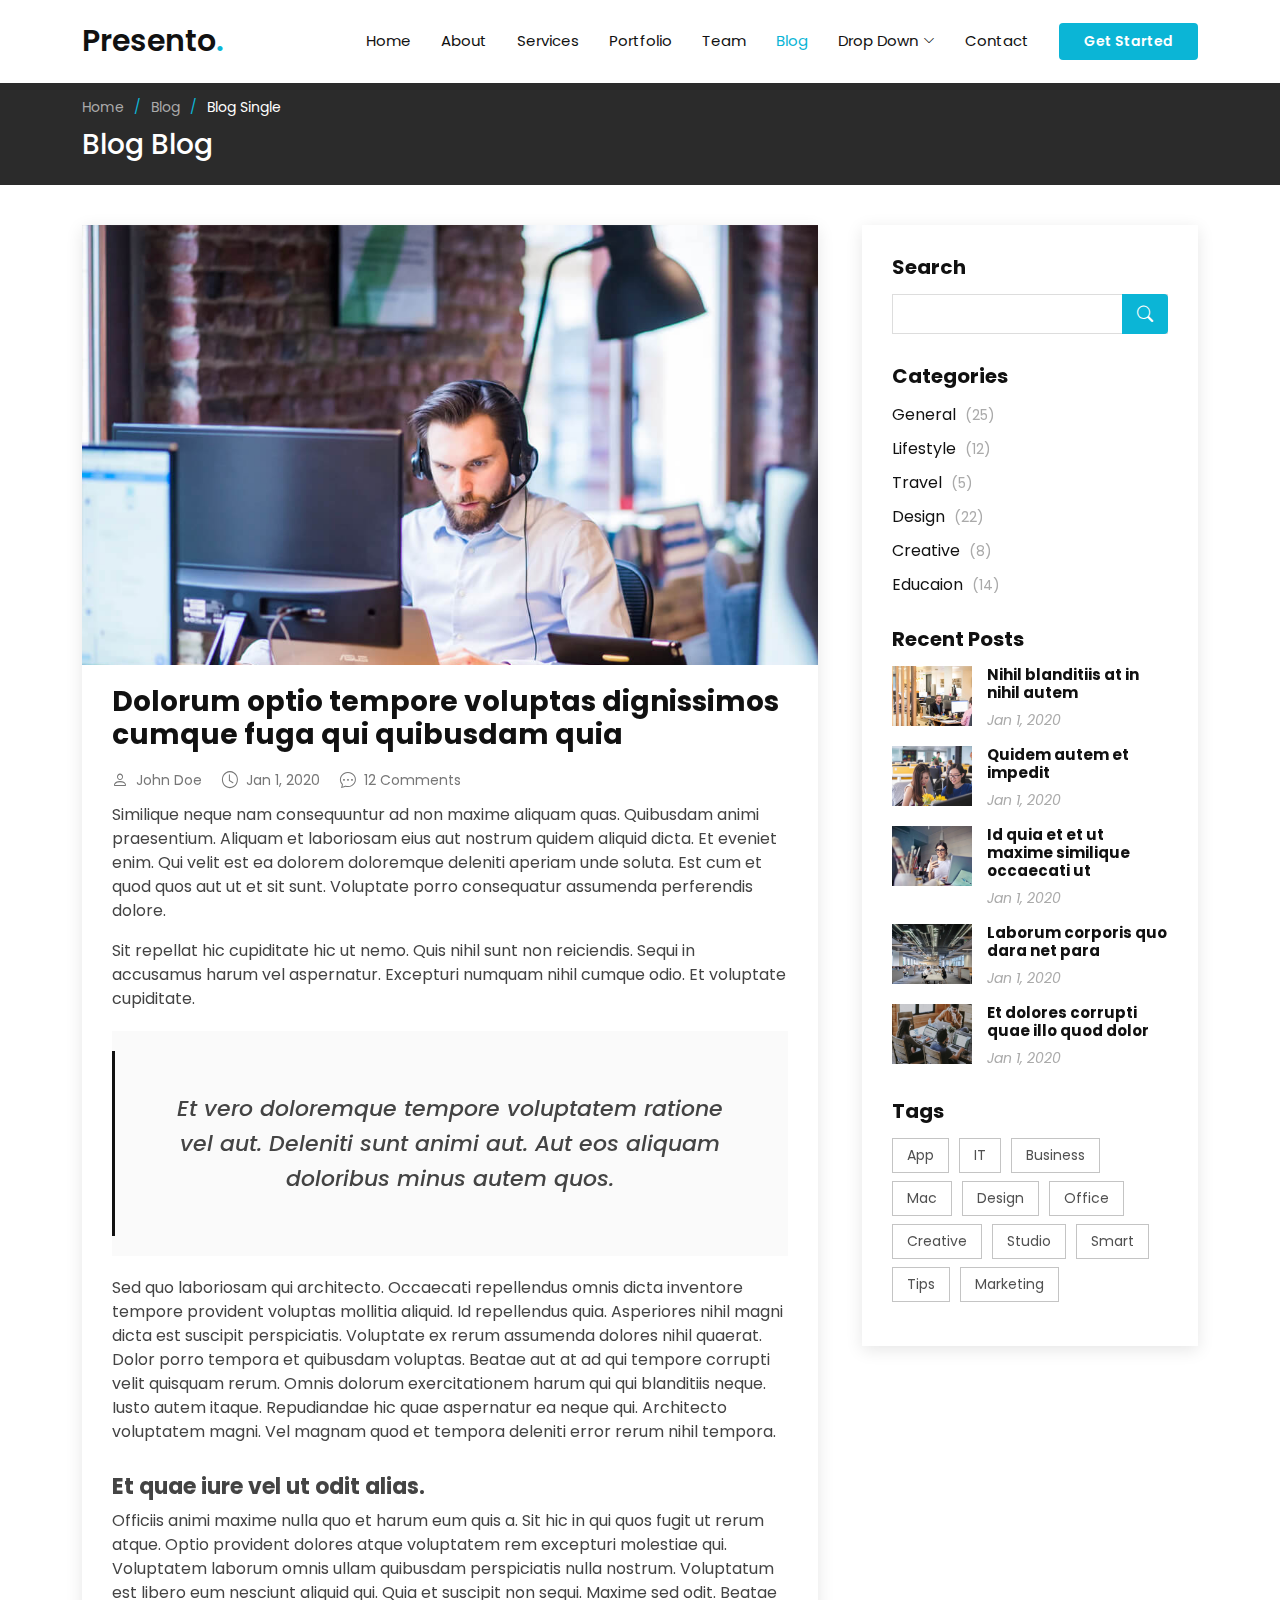
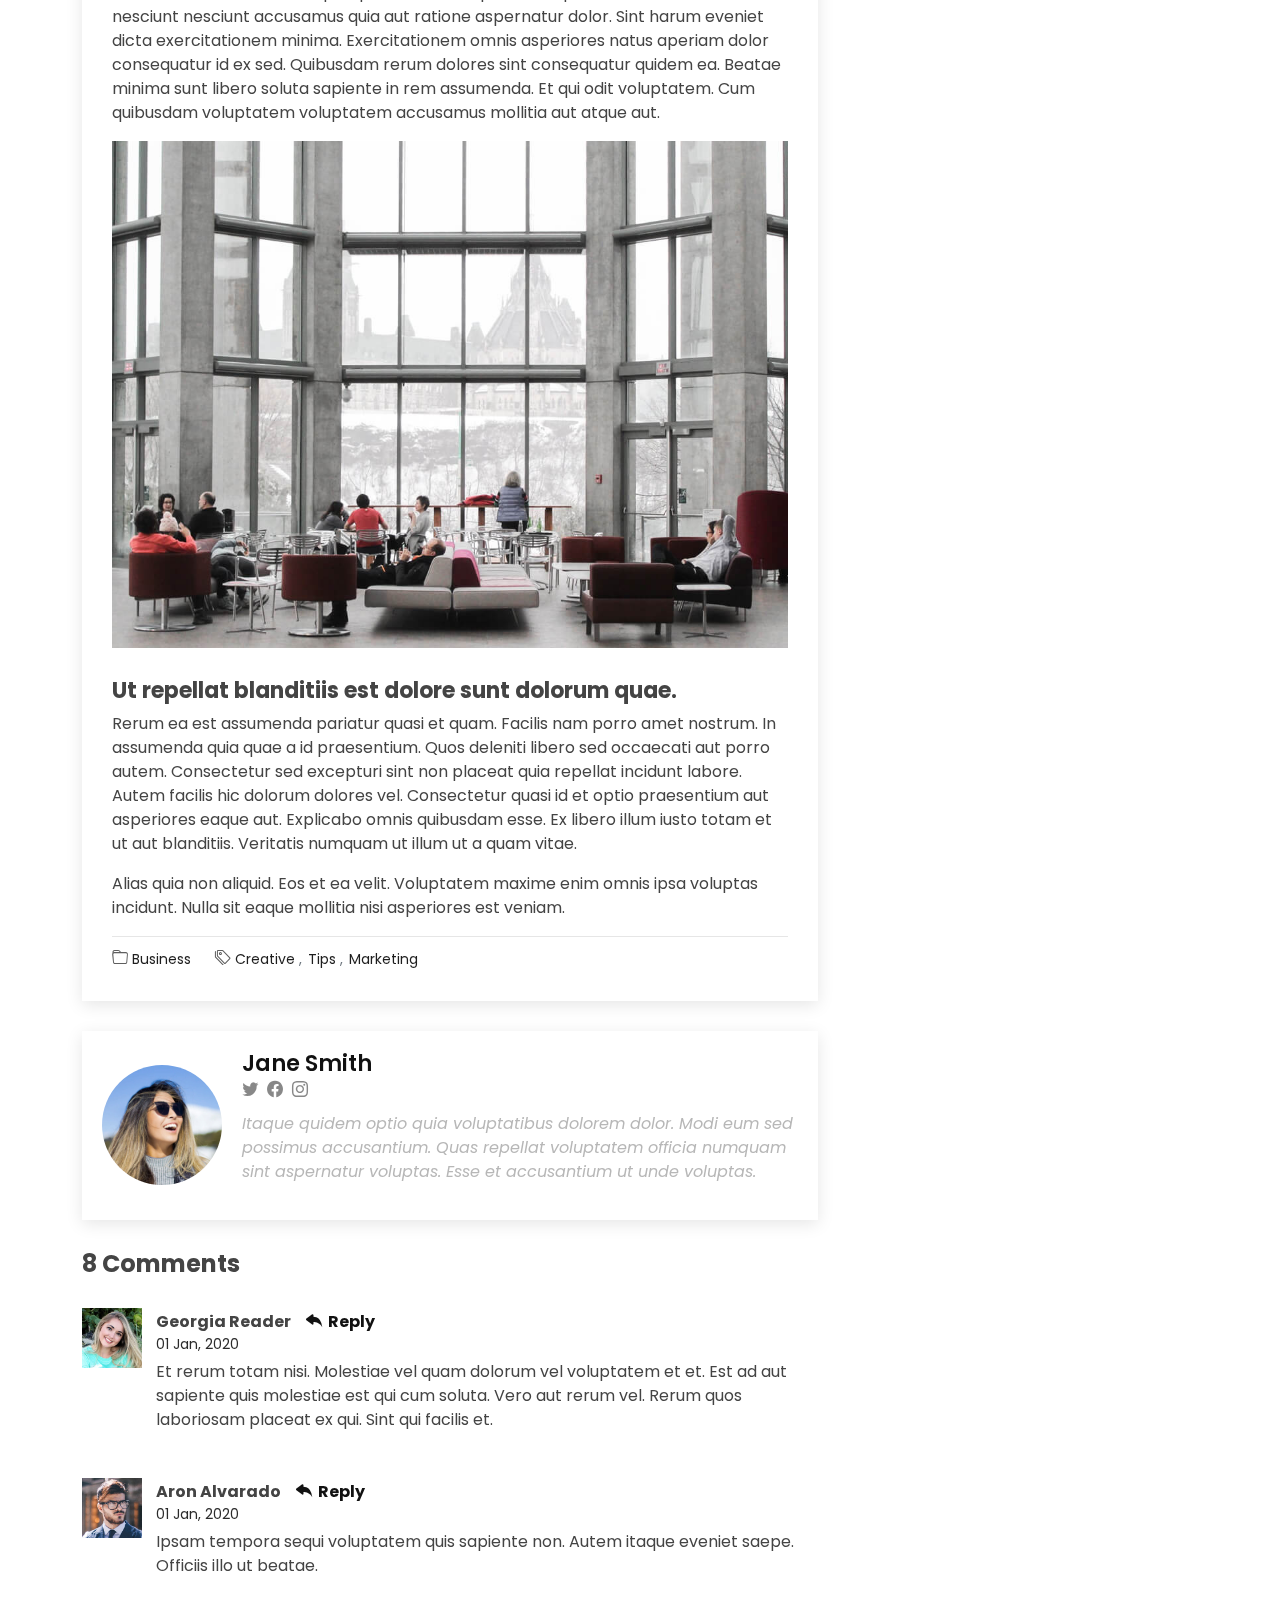
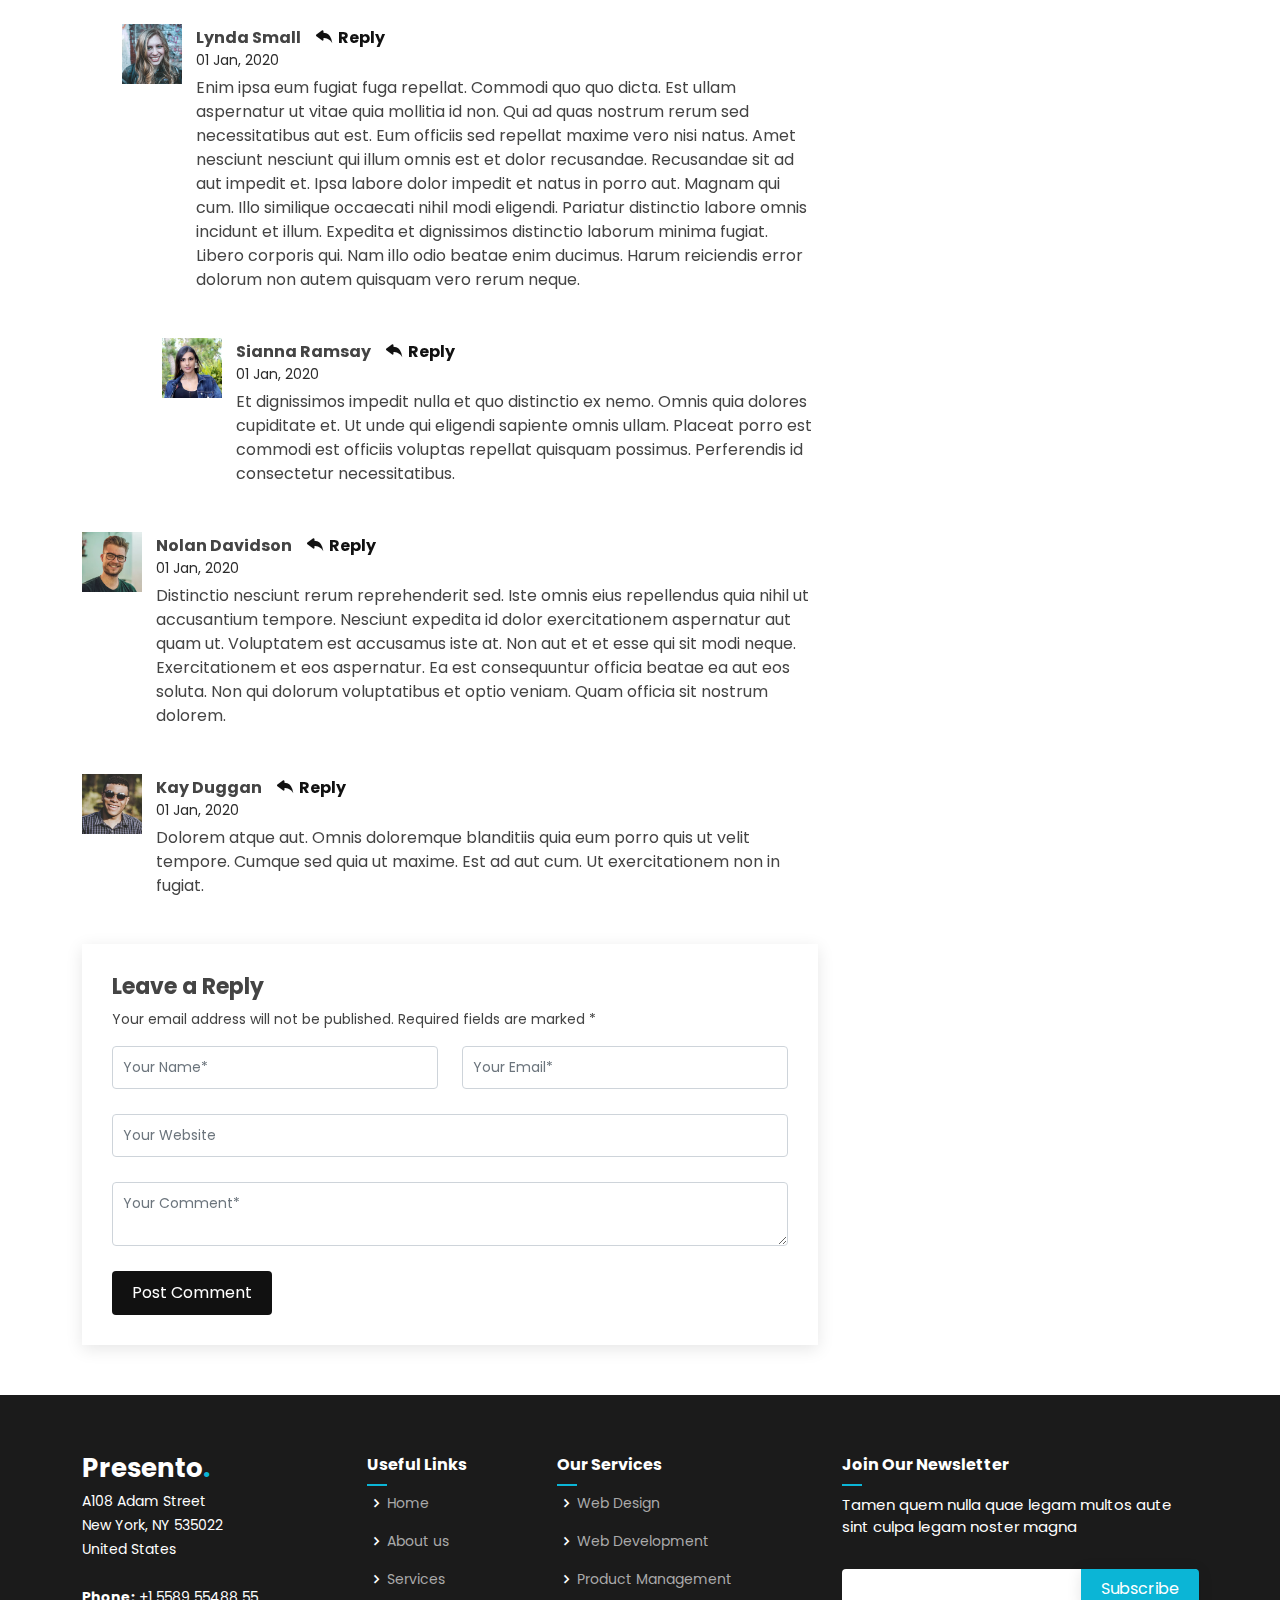
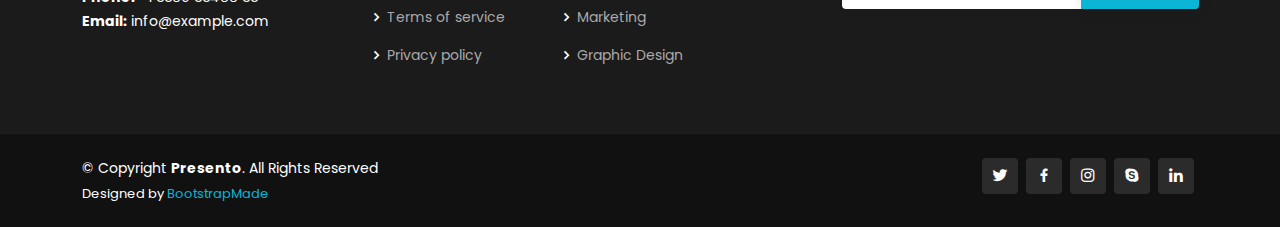
<file: blog-single.html>
<!DOCTYPE html>
<html lang="en">

<head>
  <meta charset="utf-8">
  <meta content="width=device-width, initial-scale=1.0" name="viewport">

  <title>Blog Single - Presento Bootstrap Template</title>
  <meta content="" name="description">
  <meta content="" name="keywords">

  <!-- Favicons -->
  <link href="assets/img/favicon.png" rel="icon">
  <link href="assets/img/apple-touch-icon.png" rel="apple-touch-icon">

  <!-- Google Fonts -->
  <link href="https://fonts.googleapis.com/css?family=Open+Sans:300,300i,400,400i,600,600i,700,700i|Raleway:300,300i,400,400i,500,500i,600,600i,700,700i|Poppins:300,300i,400,400i,500,500i,600,600i,700,700i" rel="stylesheet">

  <!-- Vendor CSS Files -->
  <link href="assets/vendor/aos/aos.css" rel="stylesheet">
  <link href="assets/vendor/bootstrap/css/bootstrap.min.css" rel="stylesheet">
  <link href="assets/vendor/bootstrap-icons/bootstrap-icons.css" rel="stylesheet">
  <link href="assets/vendor/boxicons/css/boxicons.min.css" rel="stylesheet">
  <link href="assets/vendor/glightbox/css/glightbox.min.css" rel="stylesheet">
  <link href="assets/vendor/remixicon/remixicon.css" rel="stylesheet">
  <link href="assets/vendor/swiper/swiper-bundle.min.css" rel="stylesheet">

  <!-- Template Main CSS File -->
  <link href="assets/css/style.css" rel="stylesheet">

  <!-- =======================================================
  * Template Name: Presento - v3.3.0
  * Template URL: https://bootstrapmade.com/presento-bootstrap-corporate-template/
  * Author: BootstrapMade.com
  * License: https://bootstrapmade.com/license/
  ======================================================== -->
</head>

<body>

  <!-- ======= Header ======= -->
  <header id="header" class="fixed-top d-flex align-items-center">
    <div class="container d-flex align-items-center">
      <h1 class="logo me-auto"><a href="index.html">Presento<span>.</span></a></h1>
      <!-- Uncomment below if you prefer to use an image logo -->
      <!-- <a href="index.html" class="logo me-auto"><img src="assets/img/logo.png" alt=""></a>-->

      <nav id="navbar" class="navbar order-last order-lg-0">
        <ul>
          <li><a class="nav-link scrollto " href="#hero">Home</a></li>
          <li><a class="nav-link scrollto" href="#about">About</a></li>
          <li><a class="nav-link scrollto" href="#services">Services</a></li>
          <li><a class="nav-link scrollto " href="#portfolio">Portfolio</a></li>
          <li><a class="nav-link scrollto" href="#team">Team</a></li>
          <li><a class="active" href="blog.html">Blog</a></li>
          <li class="dropdown"><a href="#"><span>Drop Down</span> <i class="bi bi-chevron-down"></i></a>
            <ul>
              <li><a href="#">Drop Down 1</a></li>
              <li class="dropdown"><a href="#"><span>Deep Drop Down</span> <i class="bi bi-chevron-right"></i></a>
                <ul>
                  <li><a href="#">Deep Drop Down 1</a></li>
                  <li><a href="#">Deep Drop Down 2</a></li>
                  <li><a href="#">Deep Drop Down 3</a></li>
                  <li><a href="#">Deep Drop Down 4</a></li>
                  <li><a href="#">Deep Drop Down 5</a></li>
                </ul>
              </li>
              <li><a href="#">Drop Down 2</a></li>
              <li><a href="#">Drop Down 3</a></li>
              <li><a href="#">Drop Down 4</a></li>
            </ul>
          </li>
          <li><a class="nav-link scrollto" href="#contact">Contact</a></li>
        </ul>
        <i class="bi bi-list mobile-nav-toggle"></i>
      </nav><!-- .navbar -->

      <a href="#about" class="get-started-btn scrollto">Get Started</a>
    </div>
  </header><!-- End Header -->

  <main id="main">

    <!-- ======= Breadcrumbs ======= -->
    <section class="breadcrumbs">
      <div class="container">

        <ol>
          <li><a href="index.html">Home</a></li>
          <li><a href="blog.html">Blog</a></li>
          <li>Blog Single</li>
        </ol>
        <h2>Blog Blog</h2>

      </div>
    </section><!-- End Breadcrumbs -->

    <!-- ======= Blog Single Section ======= -->
    <section id="blog" class="blog">
      <div class="container" data-aos="fade-up">

        <div class="row">

          <div class="col-lg-8 entries">

            <article class="entry entry-single">

              <div class="entry-img">
                <img src="assets/img/blog/blog-1.jpg" alt="" class="img-fluid">
              </div>

              <h2 class="entry-title">
                <a href="blog-single.html">Dolorum optio tempore voluptas dignissimos cumque fuga qui quibusdam quia</a>
              </h2>

              <div class="entry-meta">
                <ul>
                  <li class="d-flex align-items-center"><i class="bi bi-person"></i> <a href="blog-single.html">John Doe</a></li>
                  <li class="d-flex align-items-center"><i class="bi bi-clock"></i> <a href="blog-single.html"><time datetime="2020-01-01">Jan 1, 2020</time></a></li>
                  <li class="d-flex align-items-center"><i class="bi bi-chat-dots"></i> <a href="blog-single.html">12 Comments</a></li>
                </ul>
              </div>

              <div class="entry-content">
                <p>
                  Similique neque nam consequuntur ad non maxime aliquam quas. Quibusdam animi praesentium. Aliquam et laboriosam eius aut nostrum quidem aliquid dicta.
                  Et eveniet enim. Qui velit est ea dolorem doloremque deleniti aperiam unde soluta. Est cum et quod quos aut ut et sit sunt. Voluptate porro consequatur assumenda perferendis dolore.
                </p>

                <p>
                  Sit repellat hic cupiditate hic ut nemo. Quis nihil sunt non reiciendis. Sequi in accusamus harum vel aspernatur. Excepturi numquam nihil cumque odio. Et voluptate cupiditate.
                </p>

                <blockquote>
                  <p>
                    Et vero doloremque tempore voluptatem ratione vel aut. Deleniti sunt animi aut. Aut eos aliquam doloribus minus autem quos.
                  </p>
                </blockquote>

                <p>
                  Sed quo laboriosam qui architecto. Occaecati repellendus omnis dicta inventore tempore provident voluptas mollitia aliquid. Id repellendus quia. Asperiores nihil magni dicta est suscipit perspiciatis. Voluptate ex rerum assumenda dolores nihil quaerat.
                  Dolor porro tempora et quibusdam voluptas. Beatae aut at ad qui tempore corrupti velit quisquam rerum. Omnis dolorum exercitationem harum qui qui blanditiis neque.
                  Iusto autem itaque. Repudiandae hic quae aspernatur ea neque qui. Architecto voluptatem magni. Vel magnam quod et tempora deleniti error rerum nihil tempora.
                </p>

                <h3>Et quae iure vel ut odit alias.</h3>
                <p>
                  Officiis animi maxime nulla quo et harum eum quis a. Sit hic in qui quos fugit ut rerum atque. Optio provident dolores atque voluptatem rem excepturi molestiae qui. Voluptatem laborum omnis ullam quibusdam perspiciatis nulla nostrum. Voluptatum est libero eum nesciunt aliquid qui.
                  Quia et suscipit non sequi. Maxime sed odit. Beatae nesciunt nesciunt accusamus quia aut ratione aspernatur dolor. Sint harum eveniet dicta exercitationem minima. Exercitationem omnis asperiores natus aperiam dolor consequatur id ex sed. Quibusdam rerum dolores sint consequatur quidem ea.
                  Beatae minima sunt libero soluta sapiente in rem assumenda. Et qui odit voluptatem. Cum quibusdam voluptatem voluptatem accusamus mollitia aut atque aut.
                </p>
                <img src="assets/img/blog/blog-inside-post.jpg" class="img-fluid" alt="">

                <h3>Ut repellat blanditiis est dolore sunt dolorum quae.</h3>
                <p>
                  Rerum ea est assumenda pariatur quasi et quam. Facilis nam porro amet nostrum. In assumenda quia quae a id praesentium. Quos deleniti libero sed occaecati aut porro autem. Consectetur sed excepturi sint non placeat quia repellat incidunt labore. Autem facilis hic dolorum dolores vel.
                  Consectetur quasi id et optio praesentium aut asperiores eaque aut. Explicabo omnis quibusdam esse. Ex libero illum iusto totam et ut aut blanditiis. Veritatis numquam ut illum ut a quam vitae.
                </p>
                <p>
                  Alias quia non aliquid. Eos et ea velit. Voluptatem maxime enim omnis ipsa voluptas incidunt. Nulla sit eaque mollitia nisi asperiores est veniam.
                </p>

              </div>

              <div class="entry-footer">
                <i class="bi bi-folder"></i>
                <ul class="cats">
                  <li><a href="#">Business</a></li>
                </ul>

                <i class="bi bi-tags"></i>
                <ul class="tags">
                  <li><a href="#">Creative</a></li>
                  <li><a href="#">Tips</a></li>
                  <li><a href="#">Marketing</a></li>
                </ul>
              </div>

            </article><!-- End blog entry -->

            <div class="blog-author d-flex align-items-center">
              <img src="assets/img/blog/blog-author.jpg" class="rounded-circle float-left" alt="">
              <div>
                <h4>Jane Smith</h4>
                <div class="social-links">
                  <a href="https://twitters.com/#"><i class="bi bi-twitter"></i></a>
                  <a href="https://facebook.com/#"><i class="bi bi-facebook"></i></a>
                  <a href="https://instagram.com/#"><i class="biu bi-instagram"></i></a>
                </div>
                <p>
                  Itaque quidem optio quia voluptatibus dolorem dolor. Modi eum sed possimus accusantium. Quas repellat voluptatem officia numquam sint aspernatur voluptas. Esse et accusantium ut unde voluptas.
                </p>
              </div>
            </div><!-- End blog author bio -->

            <div class="blog-comments">

              <h4 class="comments-count">8 Comments</h4>

              <div id="comment-1" class="comment">
                <div class="d-flex">
                  <div class="comment-img"><img src="assets/img/blog/comments-1.jpg" alt=""></div>
                  <div>
                    <h5><a href="">Georgia Reader</a> <a href="#" class="reply"><i class="bi bi-reply-fill"></i> Reply</a></h5>
                    <time datetime="2020-01-01">01 Jan, 2020</time>
                    <p>
                      Et rerum totam nisi. Molestiae vel quam dolorum vel voluptatem et et. Est ad aut sapiente quis molestiae est qui cum soluta.
                      Vero aut rerum vel. Rerum quos laboriosam placeat ex qui. Sint qui facilis et.
                    </p>
                  </div>
                </div>
              </div><!-- End comment #1 -->

              <div id="comment-2" class="comment">
                <div class="d-flex">
                  <div class="comment-img"><img src="assets/img/blog/comments-2.jpg" alt=""></div>
                  <div>
                    <h5><a href="">Aron Alvarado</a> <a href="#" class="reply"><i class="bi bi-reply-fill"></i> Reply</a></h5>
                    <time datetime="2020-01-01">01 Jan, 2020</time>
                    <p>
                      Ipsam tempora sequi voluptatem quis sapiente non. Autem itaque eveniet saepe. Officiis illo ut beatae.
                    </p>
                  </div>
                </div>

                <div id="comment-reply-1" class="comment comment-reply">
                  <div class="d-flex">
                    <div class="comment-img"><img src="assets/img/blog/comments-3.jpg" alt=""></div>
                    <div>
                      <h5><a href="">Lynda Small</a> <a href="#" class="reply"><i class="bi bi-reply-fill"></i> Reply</a></h5>
                      <time datetime="2020-01-01">01 Jan, 2020</time>
                      <p>
                        Enim ipsa eum fugiat fuga repellat. Commodi quo quo dicta. Est ullam aspernatur ut vitae quia mollitia id non. Qui ad quas nostrum rerum sed necessitatibus aut est. Eum officiis sed repellat maxime vero nisi natus. Amet nesciunt nesciunt qui illum omnis est et dolor recusandae.

                        Recusandae sit ad aut impedit et. Ipsa labore dolor impedit et natus in porro aut. Magnam qui cum. Illo similique occaecati nihil modi eligendi. Pariatur distinctio labore omnis incidunt et illum. Expedita et dignissimos distinctio laborum minima fugiat.

                        Libero corporis qui. Nam illo odio beatae enim ducimus. Harum reiciendis error dolorum non autem quisquam vero rerum neque.
                      </p>
                    </div>
                  </div>

                  <div id="comment-reply-2" class="comment comment-reply">
                    <div class="d-flex">
                      <div class="comment-img"><img src="assets/img/blog/comments-4.jpg" alt=""></div>
                      <div>
                        <h5><a href="">Sianna Ramsay</a> <a href="#" class="reply"><i class="bi bi-reply-fill"></i> Reply</a></h5>
                        <time datetime="2020-01-01">01 Jan, 2020</time>
                        <p>
                          Et dignissimos impedit nulla et quo distinctio ex nemo. Omnis quia dolores cupiditate et. Ut unde qui eligendi sapiente omnis ullam. Placeat porro est commodi est officiis voluptas repellat quisquam possimus. Perferendis id consectetur necessitatibus.
                        </p>
                      </div>
                    </div>

                  </div><!-- End comment reply #2-->

                </div><!-- End comment reply #1-->

              </div><!-- End comment #2-->

              <div id="comment-3" class="comment">
                <div class="d-flex">
                  <div class="comment-img"><img src="assets/img/blog/comments-5.jpg" alt=""></div>
                  <div>
                    <h5><a href="">Nolan Davidson</a> <a href="#" class="reply"><i class="bi bi-reply-fill"></i> Reply</a></h5>
                    <time datetime="2020-01-01">01 Jan, 2020</time>
                    <p>
                      Distinctio nesciunt rerum reprehenderit sed. Iste omnis eius repellendus quia nihil ut accusantium tempore. Nesciunt expedita id dolor exercitationem aspernatur aut quam ut. Voluptatem est accusamus iste at.
                      Non aut et et esse qui sit modi neque. Exercitationem et eos aspernatur. Ea est consequuntur officia beatae ea aut eos soluta. Non qui dolorum voluptatibus et optio veniam. Quam officia sit nostrum dolorem.
                    </p>
                  </div>
                </div>

              </div><!-- End comment #3 -->

              <div id="comment-4" class="comment">
                <div class="d-flex">
                  <div class="comment-img"><img src="assets/img/blog/comments-6.jpg" alt=""></div>
                  <div>
                    <h5><a href="">Kay Duggan</a> <a href="#" class="reply"><i class="bi bi-reply-fill"></i> Reply</a></h5>
                    <time datetime="2020-01-01">01 Jan, 2020</time>
                    <p>
                      Dolorem atque aut. Omnis doloremque blanditiis quia eum porro quis ut velit tempore. Cumque sed quia ut maxime. Est ad aut cum. Ut exercitationem non in fugiat.
                    </p>
                  </div>
                </div>

              </div><!-- End comment #4 -->

              <div class="reply-form">
                <h4>Leave a Reply</h4>
                <p>Your email address will not be published. Required fields are marked * </p>
                <form action="">
                  <div class="row">
                    <div class="col-md-6 form-group">
                      <input name="name" type="text" class="form-control" placeholder="Your Name*">
                    </div>
                    <div class="col-md-6 form-group">
                      <input name="email" type="text" class="form-control" placeholder="Your Email*">
                    </div>
                  </div>
                  <div class="row">
                    <div class="col form-group">
                      <input name="website" type="text" class="form-control" placeholder="Your Website">
                    </div>
                  </div>
                  <div class="row">
                    <div class="col form-group">
                      <textarea name="comment" class="form-control" placeholder="Your Comment*"></textarea>
                    </div>
                  </div>
                  <button type="submit" class="btn btn-primary">Post Comment</button>

                </form>

              </div>

            </div><!-- End blog comments -->

          </div><!-- End blog entries list -->

          <div class="col-lg-4">

            <div class="sidebar">

              <h3 class="sidebar-title">Search</h3>
              <div class="sidebar-item search-form">
                <form action="">
                  <input type="text">
                  <button type="submit"><i class="bi bi-search"></i></button>
                </form>
              </div><!-- End sidebar search formn-->

              <h3 class="sidebar-title">Categories</h3>
              <div class="sidebar-item categories">
                <ul>
                  <li><a href="#">General <span>(25)</span></a></li>
                  <li><a href="#">Lifestyle <span>(12)</span></a></li>
                  <li><a href="#">Travel <span>(5)</span></a></li>
                  <li><a href="#">Design <span>(22)</span></a></li>
                  <li><a href="#">Creative <span>(8)</span></a></li>
                  <li><a href="#">Educaion <span>(14)</span></a></li>
                </ul>
              </div><!-- End sidebar categories-->

              <h3 class="sidebar-title">Recent Posts</h3>
              <div class="sidebar-item recent-posts">
                <div class="post-item clearfix">
                  <img src="assets/img/blog/blog-recent-1.jpg" alt="">
                  <h4><a href="blog-single.html">Nihil blanditiis at in nihil autem</a></h4>
                  <time datetime="2020-01-01">Jan 1, 2020</time>
                </div>

                <div class="post-item clearfix">
                  <img src="assets/img/blog/blog-recent-2.jpg" alt="">
                  <h4><a href="blog-single.html">Quidem autem et impedit</a></h4>
                  <time datetime="2020-01-01">Jan 1, 2020</time>
                </div>

                <div class="post-item clearfix">
                  <img src="assets/img/blog/blog-recent-3.jpg" alt="">
                  <h4><a href="blog-single.html">Id quia et et ut maxime similique occaecati ut</a></h4>
                  <time datetime="2020-01-01">Jan 1, 2020</time>
                </div>

                <div class="post-item clearfix">
                  <img src="assets/img/blog/blog-recent-4.jpg" alt="">
                  <h4><a href="blog-single.html">Laborum corporis quo dara net para</a></h4>
                  <time datetime="2020-01-01">Jan 1, 2020</time>
                </div>

                <div class="post-item clearfix">
                  <img src="assets/img/blog/blog-recent-5.jpg" alt="">
                  <h4><a href="blog-single.html">Et dolores corrupti quae illo quod dolor</a></h4>
                  <time datetime="2020-01-01">Jan 1, 2020</time>
                </div>

              </div><!-- End sidebar recent posts-->

              <h3 class="sidebar-title">Tags</h3>
              <div class="sidebar-item tags">
                <ul>
                  <li><a href="#">App</a></li>
                  <li><a href="#">IT</a></li>
                  <li><a href="#">Business</a></li>
                  <li><a href="#">Mac</a></li>
                  <li><a href="#">Design</a></li>
                  <li><a href="#">Office</a></li>
                  <li><a href="#">Creative</a></li>
                  <li><a href="#">Studio</a></li>
                  <li><a href="#">Smart</a></li>
                  <li><a href="#">Tips</a></li>
                  <li><a href="#">Marketing</a></li>
                </ul>
              </div><!-- End sidebar tags-->

            </div><!-- End sidebar -->

          </div><!-- End blog sidebar -->

        </div>

      </div>
    </section><!-- End Blog Single Section -->

  </main><!-- End #main -->

  <!-- ======= Footer ======= -->
  <footer id="footer">

    <div class="footer-top">
      <div class="container">
        <div class="row">

          <div class="col-lg-3 col-md-6 footer-contact">
            <h3>Presento<span>.</span></h3>
            <p>
              A108 Adam Street <br>
              New York, NY 535022<br>
              United States <br><br>
              <strong>Phone:</strong> +1 5589 55488 55<br>
              <strong>Email:</strong> info@example.com<br>
            </p>
          </div>

          <div class="col-lg-2 col-md-6 footer-links">
            <h4>Useful Links</h4>
            <ul>
              <li><i class="bx bx-chevron-right"></i> <a href="#">Home</a></li>
              <li><i class="bx bx-chevron-right"></i> <a href="#">About us</a></li>
              <li><i class="bx bx-chevron-right"></i> <a href="#">Services</a></li>
              <li><i class="bx bx-chevron-right"></i> <a href="#">Terms of service</a></li>
              <li><i class="bx bx-chevron-right"></i> <a href="#">Privacy policy</a></li>
            </ul>
          </div>

          <div class="col-lg-3 col-md-6 footer-links">
            <h4>Our Services</h4>
            <ul>
              <li><i class="bx bx-chevron-right"></i> <a href="#">Web Design</a></li>
              <li><i class="bx bx-chevron-right"></i> <a href="#">Web Development</a></li>
              <li><i class="bx bx-chevron-right"></i> <a href="#">Product Management</a></li>
              <li><i class="bx bx-chevron-right"></i> <a href="#">Marketing</a></li>
              <li><i class="bx bx-chevron-right"></i> <a href="#">Graphic Design</a></li>
            </ul>
          </div>

          <div class="col-lg-4 col-md-6 footer-newsletter">
            <h4>Join Our Newsletter</h4>
            <p>Tamen quem nulla quae legam multos aute sint culpa legam noster magna</p>
            <form action="" method="post">
              <input type="email" name="email"><input type="submit" value="Subscribe">
            </form>
          </div>

        </div>
      </div>
    </div>

    <div class="container d-md-flex py-4">

      <div class="me-md-auto text-center text-md-start">
        <div class="copyright">
          &copy; Copyright <strong><span>Presento</span></strong>. All Rights Reserved
        </div>
        <div class="credits">
          <!-- All the links in the footer should remain intact. -->
          <!-- You can delete the links only if you purchased the pro version. -->
          <!-- Licensing information: https://bootstrapmade.com/license/ -->
          <!-- Purchase the pro version with working PHP/AJAX contact form: https://bootstrapmade.com/presento-bootstrap-corporate-template/ -->
          Designed by <a href="https://bootstrapmade.com/">BootstrapMade</a>
        </div>
      </div>
      <div class="social-links text-center text-md-end pt-3 pt-md-0">
        <a href="#" class="twitter"><i class="bx bxl-twitter"></i></a>
        <a href="#" class="facebook"><i class="bx bxl-facebook"></i></a>
        <a href="#" class="instagram"><i class="bx bxl-instagram"></i></a>
        <a href="#" class="google-plus"><i class="bx bxl-skype"></i></a>
        <a href="#" class="linkedin"><i class="bx bxl-linkedin"></i></a>
      </div>
    </div>
  </footer><!-- End Footer -->

  <a href="#" class="back-to-top d-flex align-items-center justify-content-center"><i class="bi bi-arrow-up-short"></i></a>

  <!-- Vendor JS Files -->
  <script src="assets/vendor/aos/aos.js"></script>
  <script src="assets/vendor/bootstrap/js/bootstrap.bundle.min.js"></script>
  <script src="assets/vendor/glightbox/js/glightbox.min.js"></script>
  <script src="assets/vendor/isotope-layout/isotope.pkgd.min.js"></script>
  <script src="assets/vendor/php-email-form/validate.js"></script>
  <script src="assets/vendor/purecounter/purecounter.js"></script>
  <script src="assets/vendor/swiper/swiper-bundle.min.js"></script>

  <!-- Template Main JS File -->
  <script src="assets/js/main.js"></script>

</body>

</html>
</file>
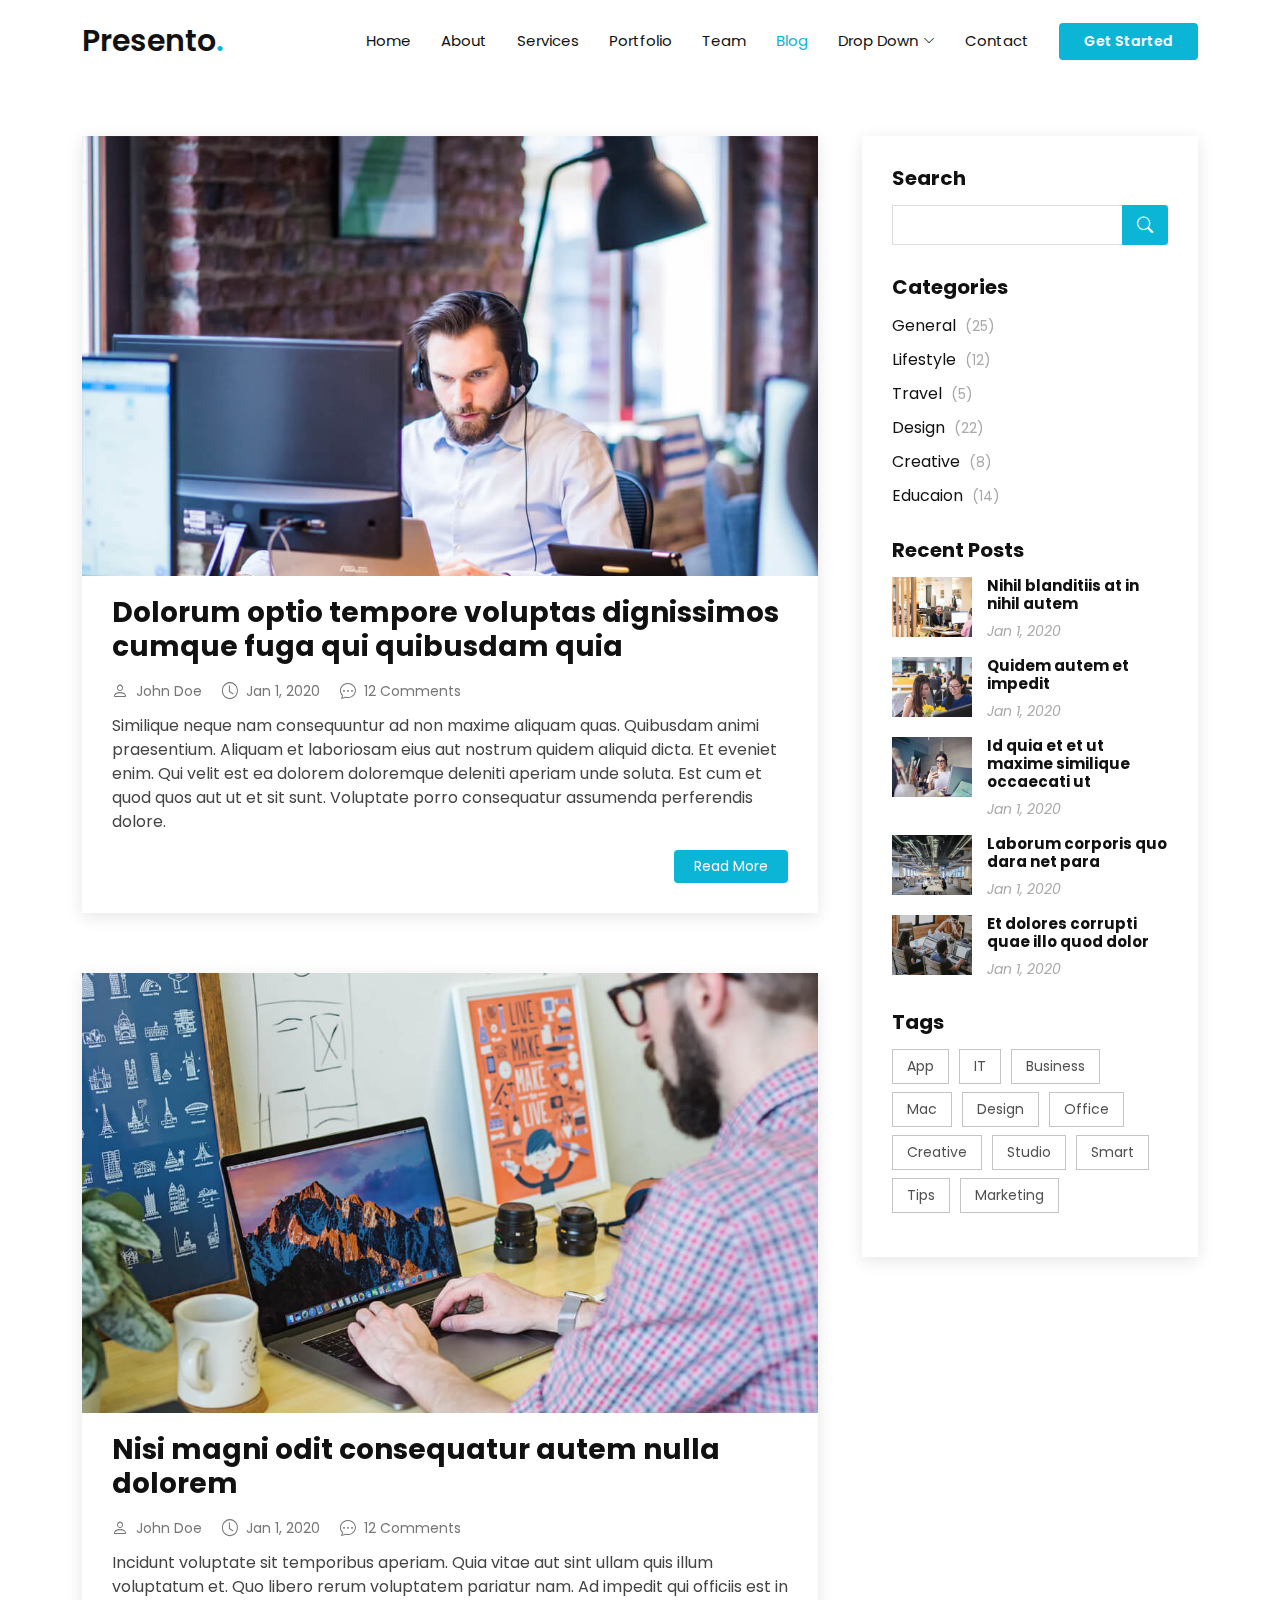
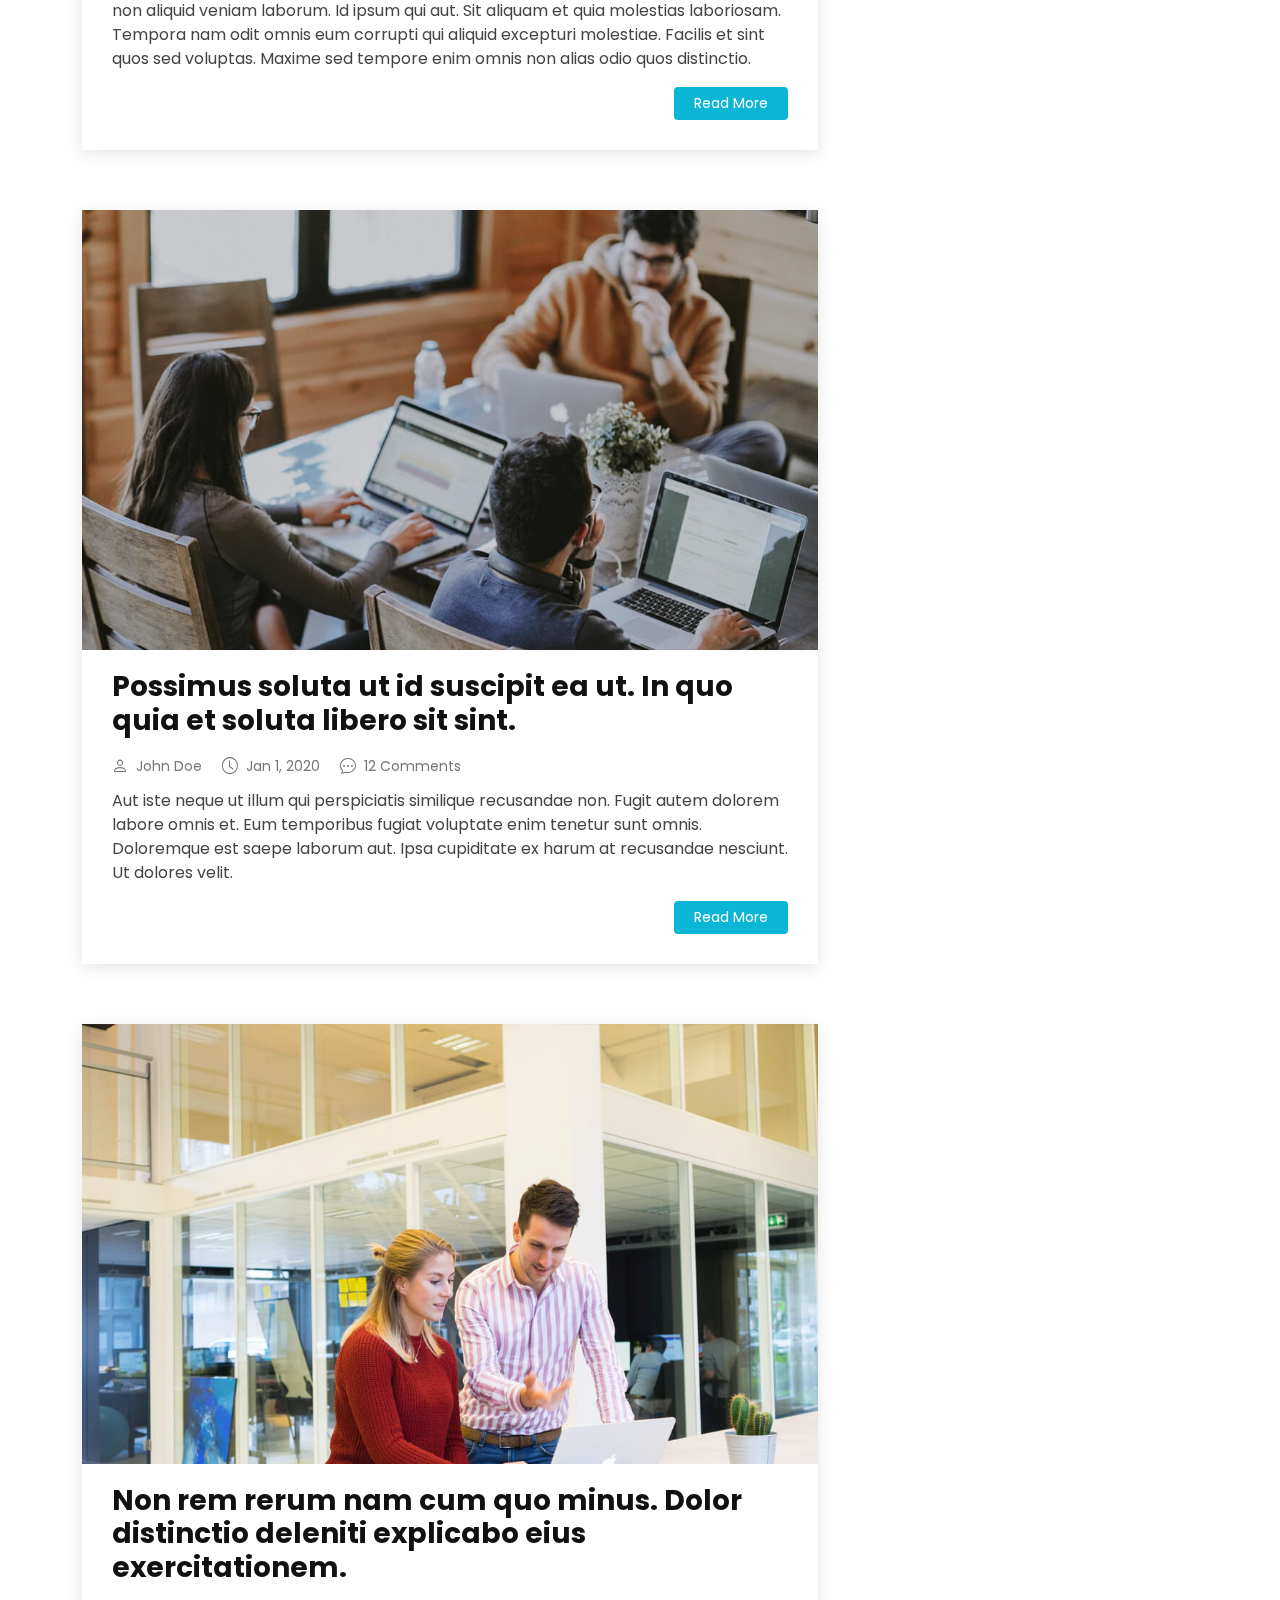
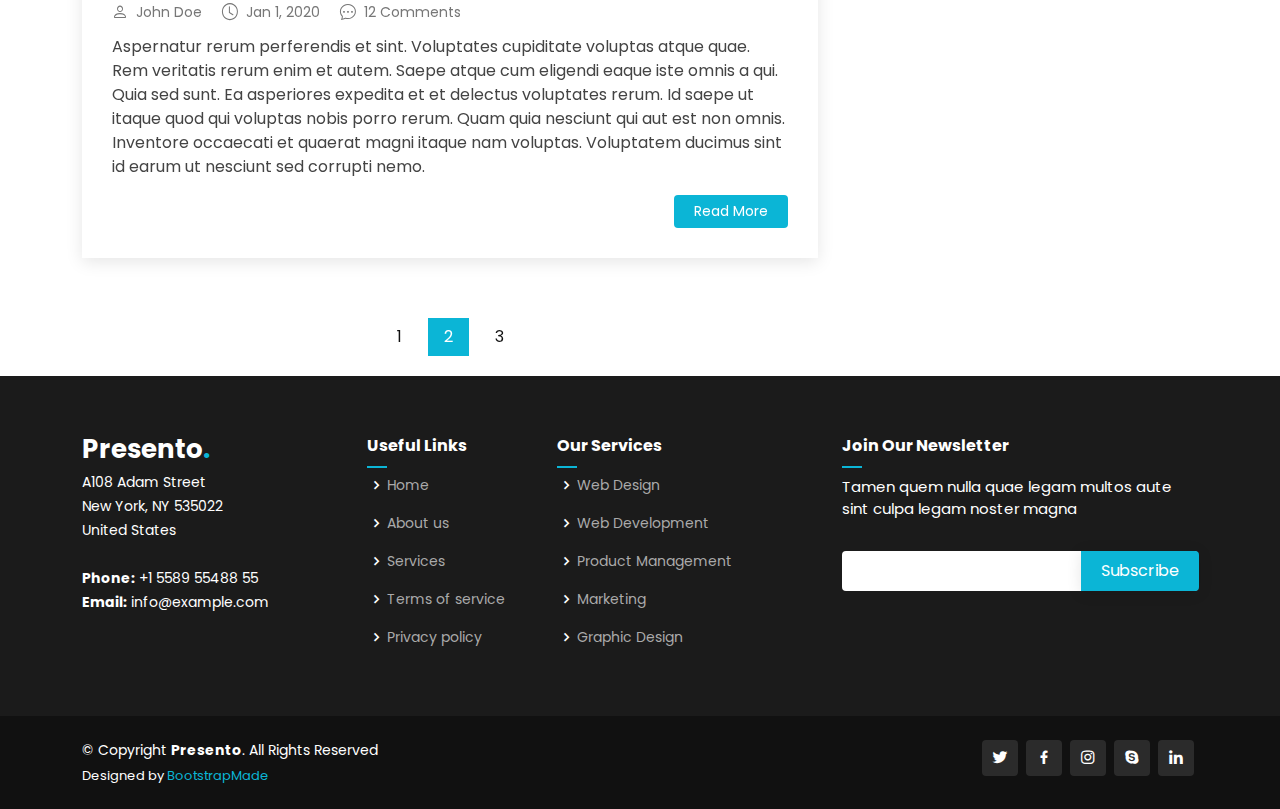
<file: blog.html>
<!DOCTYPE html>
<html lang="en">

<head>
  <meta charset="utf-8">
  <meta content="width=device-width, initial-scale=1.0" name="viewport">

  <title>Blog - Presento Bootstrap Template</title>
  <meta content="" name="description">
  <meta content="" name="keywords">

  <!-- Favicons -->
  <link href="assets/img/favicon.png" rel="icon">
  <link href="assets/img/apple-touch-icon.png" rel="apple-touch-icon">

  <!-- Google Fonts -->
  <link
    href="https://fonts.googleapis.com/css?family=Open+Sans:300,300i,400,400i,600,600i,700,700i|Raleway:300,300i,400,400i,500,500i,600,600i,700,700i|Poppins:300,300i,400,400i,500,500i,600,600i,700,700i"
    rel="stylesheet">

  <!-- Vendor CSS Files -->
  <link href="assets/vendor/aos/aos.css" rel="stylesheet">
  <link href="assets/vendor/bootstrap/css/bootstrap.min.css" rel="stylesheet">
  <link href="assets/vendor/bootstrap-icons/bootstrap-icons.css" rel="stylesheet">
  <link href="assets/vendor/boxicons/css/boxicons.min.css" rel="stylesheet">
  <link href="assets/vendor/glightbox/css/glightbox.min.css" rel="stylesheet">
  <link href="assets/vendor/remixicon/remixicon.css" rel="stylesheet">
  <link href="assets/vendor/swiper/swiper-bundle.min.css" rel="stylesheet">

  <!-- Template Main CSS File -->
  <link href="assets/css/style.css" rel="stylesheet">

  <!-- =======================================================
  * Template Name: Presento - v3.3.0
  * Template URL: https://bootstrapmade.com/presento-bootstrap-corporate-template/
  * Author: BootstrapMade.com
  * License: https://bootstrapmade.com/license/
  ======================================================== -->
</head>

<body>

  <!-- ======= Header ======= -->
  <header id="header" class="fixed-top d-flex align-items-center">
    <div class="container d-flex align-items-center">
      <h1 class="logo me-auto"><a href="index.html">Presento<span>.</span></a></h1>
      <!-- Uncomment below if you prefer to use an image logo -->
      <!-- <a href="index.html" class="logo me-auto"><img src="assets/img/logo.png" alt=""></a>--> </img>

      <nav id="navbar" class="navbar order-last order-lg-0">
        <ul>
          <li><a class="nav-link scrollto " href="#hero">Home</a></li>
          <li><a class="nav-link scrollto" href="#about">About</a></li>
          <li><a class="nav-link scrollto" href="#services">Services</a></li>
          <li><a class="nav-link scrollto " href="#portfolio">Portfolio</a></li>
          <li><a class="nav-link scrollto" href="#team">Team</a></li>
          <li><a class="active" href="blog.html">Blog</a></li>
          <li class="dropdown"><a href="#"><span>Drop Down</span> <i class="bi bi-chevron-down"></i></a>
            <ul>
              <li><a href="#">Drop Down 1</a></li>
              <li class="dropdown"><a href="#"><span>Deep Drop Down</span> <i class="bi bi-chevron-right"></i></a>
                <ul>
                  <li><a href="#">Deep Drop Down 1</a></li>
                  <li><a href="#">Deep Drop Down 2</a></li>
                  <li><a href="#">Deep Drop Down 3</a></li>
                  <li><a href="#">Deep Drop Down 4</a></li>
                  <li><a href="#">Deep Drop Down 5</a></li>
                </ul>
              </li>
              <li><a href="#">Drop Down 2</a></li>
              <li><a href="#">Drop Down 3</a></li>
              <li><a href="#">Drop Down 4</a></li>
            </ul>
          </li>
          <li><a class="nav-link scrollto" href="#contact">Contact</a></li>
        </ul>
        <i class="bi bi-list mobile-nav-toggle"></i>
      </nav><!-- .navbar -->

      <a href="#about" class="get-started-btn scrollto">Get Started</a>
    </div>
  </header><!-- End Header -->

  <main id="main">

    <div class="py-5"></div>

    <!-- ======= Blog Section ======= -->
    <section id="blog" class="blog">
      <div class="container" data-aos="fade-up">

        <div class="row">

          <div class="col-lg-8 entries">

            <article class="entry">

              <div class="entry-img">
                <img src="assets/img/blog/blog-1.jpg" alt="" class="img-fluid"> </img>
              </div>

              <h2 class="entry-title">
                <a href="blog-single.html">Dolorum optio tempore voluptas dignissimos cumque fuga qui quibusdam quia</a>
              </h2>

              <div class="entry-meta">
                <ul>
                  <li class="d-flex align-items-center"><i class="bi bi-person"></i> <a href="blog-single.html">John
                      Doe</a></li>
                  <li class="d-flex align-items-center"><i class="bi bi-clock"></i> <a href="blog-single.html"><time
                        datetime="2020-01-01">Jan 1, 2020</time></a></li>
                  <li class="d-flex align-items-center"><i class="bi bi-chat-dots"></i> <a href="blog-single.html">12
                      Comments</a></li>
                </ul>
              </div>

              <div class="entry-content">
                <p>
                  Similique neque nam consequuntur ad non maxime aliquam quas. Quibusdam animi praesentium. Aliquam et
                  laboriosam eius aut nostrum quidem aliquid dicta.
                  Et eveniet enim. Qui velit est ea dolorem doloremque deleniti aperiam unde soluta. Est cum et quod
                  quos aut ut et sit sunt. Voluptate porro consequatur assumenda perferendis dolore.
                </p>
                <div class="read-more">
                  <a href="blog-single.html">Read More</a>
                </div>
              </div>

            </article><!-- End blog entry -->

            <article class="entry">

              <div class="entry-img">
                <img src="assets/img/blog/blog-2.jpg" alt="" class="img-fluid"> </img>
              </div>

              <h2 class="entry-title">
                <a href="blog-single.html">Nisi magni odit consequatur autem nulla dolorem</a>
              </h2>

              <div class="entry-meta">
                <ul>
                  <li class="d-flex align-items-center"><i class="bi bi-person"></i> <a href="blog-single.html">John
                      Doe</a></li>
                  <li class="d-flex align-items-center"><i class="bi bi-clock"></i> <a href="blog-single.html"><time
                        datetime="2020-01-01">Jan 1, 2020</time></a></li>
                  <li class="d-flex align-items-center"><i class="bi bi-chat-dots"></i> <a href="blog-single.html">12
                      Comments</a></li>
                </ul>
              </div>

              <div class="entry-content">
                <p>
                  Incidunt voluptate sit temporibus aperiam. Quia vitae aut sint ullam quis illum voluptatum et. Quo
                  libero rerum voluptatem pariatur nam.
                  Ad impedit qui officiis est in non aliquid veniam laborum. Id ipsum qui aut. Sit aliquam et quia
                  molestias laboriosam. Tempora nam odit omnis eum corrupti qui aliquid excepturi molestiae. Facilis et
                  sint quos sed voluptas. Maxime sed tempore enim omnis non alias odio quos distinctio.
                </p>
                <div class="read-more">
                  <a href="blog-single.html">Read More</a>
                </div>
              </div>

            </article><!-- End blog entry -->

            <article class="entry">

              <div class="entry-img">
                <img src="assets/img/blog/blog-3.jpg" alt="" class="img-fluid"> </img>
              </div>

              <h2 class="entry-title">
                <a href="blog-single.html">Possimus soluta ut id suscipit ea ut. In quo quia et soluta libero sit
                  sint.</a>
              </h2>

              <div class="entry-meta">
                <ul>
                  <li class="d-flex align-items-center"><i class="bi bi-person"></i> <a href="blog-single.html">John
                      Doe</a></li>
                  <li class="d-flex align-items-center"><i class="bi bi-clock"></i> <a href="blog-single.html"><time
                        datetime="2020-01-01">Jan 1, 2020</time></a></li>
                  <li class="d-flex align-items-center"><i class="bi bi-chat-dots"></i> <a href="blog-single.html">12
                      Comments</a></li>
                </ul>
              </div>

              <div class="entry-content">
                <p>
                  Aut iste neque ut illum qui perspiciatis similique recusandae non. Fugit autem dolorem labore omnis
                  et. Eum temporibus fugiat voluptate enim tenetur sunt omnis.
                  Doloremque est saepe laborum aut. Ipsa cupiditate ex harum at recusandae nesciunt. Ut dolores velit.
                </p>
                <div class="read-more">
                  <a href="blog-single.html">Read More</a>
                </div>
              </div>

            </article><!-- End blog entry -->

            <article class="entry">

              <div class="entry-img">
                <img src="assets/img/blog/blog-4.jpg" alt="" class="img-fluid"> </img>
              </div>

              <h2 class="entry-title">
                <a href="blog-single.html">Non rem rerum nam cum quo minus. Dolor distinctio deleniti explicabo eius
                  exercitationem.</a>
              </h2>

              <div class="entry-meta">
                <ul>
                  <li class="d-flex align-items-center"><i class="bi bi-person"></i> <a href="blog-single.html">John
                      Doe</a></li>
                  <li class="d-flex align-items-center"><i class="bi bi-clock"></i> <a href="blog-single.html"><time
                        datetime="2020-01-01">Jan 1, 2020</time></a></li>
                  <li class="d-flex align-items-center"><i class="bi bi-chat-dots"></i> <a href="blog-single.html">12
                      Comments</a></li>
                </ul>
              </div>

              <div class="entry-content">
                <p>
                  Aspernatur rerum perferendis et sint. Voluptates cupiditate voluptas atque quae. Rem veritatis rerum
                  enim et autem. Saepe atque cum eligendi eaque iste omnis a qui.
                  Quia sed sunt. Ea asperiores expedita et et delectus voluptates rerum. Id saepe ut itaque quod qui
                  voluptas nobis porro rerum. Quam quia nesciunt qui aut est non omnis. Inventore occaecati et quaerat
                  magni itaque nam voluptas. Voluptatem ducimus sint id earum ut nesciunt sed corrupti nemo.
                </p>
                <div class="read-more">
                  <a href="blog-single.html">Read More</a>
                </div>
              </div>

            </article><!-- End blog entry -->

            <div class="blog-pagination">
              <ul class="justify-content-center">
                <li><a href="#">1</a></li>
                <li class="active"><a href="#">2</a></li>
                <li><a href="#">3</a></li>
              </ul>
            </div>

          </div><!-- End blog entries list -->

          <div class="col-lg-4">

            <div class="sidebar">

              <h3 class="sidebar-title">Search</h3>
              <div class="sidebar-item search-form">
                <form action="">
                  <input type="text">
                  <button type="submit"><i class="bi bi-search"></i></button>
                </form>
              </div><!-- End sidebar search formn-->

              <h3 class="sidebar-title">Categories</h3>
              <div class="sidebar-item categories">
                <ul>
                  <li><a href="#">General <span>(25)</span></a></li>
                  <li><a href="#">Lifestyle <span>(12)</span></a></li>
                  <li><a href="#">Travel <span>(5)</span></a></li>
                  <li><a href="#">Design <span>(22)</span></a></li>
                  <li><a href="#">Creative <span>(8)</span></a></li>
                  <li><a href="#">Educaion <span>(14)</span></a></li>
                </ul>
              </div><!-- End sidebar categories-->

              <h3 class="sidebar-title">Recent Posts</h3>
              <div class="sidebar-item recent-posts">
                <div class="post-item clearfix">
                  <img src="assets/img/blog/blog-recent-1.jpg" alt=""> </img>
                  <h4><a href="blog-single.html">Nihil blanditiis at in nihil autem</a></h4>
                  <time datetime="2020-01-01">Jan 1, 2020</time>
                </div>

                <div class="post-item clearfix">
                  <img src="assets/img/blog/blog-recent-2.jpg" alt=""> </img>
                  <h4><a href="blog-single.html">Quidem autem et impedit</a></h4>
                  <time datetime="2020-01-01">Jan 1, 2020</time>
                </div>

                <div class="post-item clearfix">
                  <img src="assets/img/blog/blog-recent-3.jpg" alt=""> </img>
                  <h4><a href="blog-single.html">Id quia et et ut maxime similique occaecati ut</a></h4>
                  <time datetime="2020-01-01">Jan 1, 2020</time>
                </div>

                <div class="post-item clearfix">
                  <img src="assets/img/blog/blog-recent-4.jpg" alt=""> </img>
                  <h4><a href="blog-single.html">Laborum corporis quo dara net para</a></h4>
                  <time datetime="2020-01-01">Jan 1, 2020</time>
                </div>

                <div class="post-item clearfix">
                  <img src="assets/img/blog/blog-recent-5.jpg" alt=""></img>
                  <h4><a href="blog-single.html">Et dolores corrupti quae illo quod dolor</a></h4>
                  <time datetime="2020-01-01">Jan 1, 2020</time>
                </div>

              </div>

              <h3 class="sidebar-title">Tags</h3>
              <div class="sidebar-item tags">
                <ul>
                  <li><a href="#">App</a></li>
                  <li><a href="#">IT</a></li>
                  <li><a href="#">Business</a></li>
                  <li><a href="#">Mac</a></li>
                  <li><a href="#">Design</a></li>
                  <li><a href="#">Office</a></li>
                  <li><a href="#">Creative</a></li>
                  <li><a href="#">Studio</a></li>
                  <li><a href="#">Smart</a></li>
                  <li><a href="#">Tips</a></li>
                  <li><a href="#">Marketing</a></li>
                </ul>
              </div>
            </div>

          </div><!-- End blog sidebar -->

        </div>

      </div>
    </section><!-- End Blog Section -->

  </main><!-- End #main -->

  <!-- ======= Footer ======= -->
  <footer id="footer">

    <div class="footer-top">
      <div class="container">
        <div class="row">

          <div class="col-lg-3 col-md-6 footer-contact">
            <h3>Presento<span>.</span></h3>
            <p>
              A108 Adam Street <br>
              New York, NY 535022<br>
              United States <br><br>
              <strong>Phone:</strong> +1 5589 55488 55<br>
              <strong>Email:</strong> info@example.com<br>
            </p>
          </div>

          <div class="col-lg-2 col-md-6 footer-links">
            <h4>Useful Links</h4>
            <ul>
              <li><i class="bx bx-chevron-right"></i> <a href="#">Home</a></li>
              <li><i class="bx bx-chevron-right"></i> <a href="#">About us</a></li>
              <li><i class="bx bx-chevron-right"></i> <a href="#">Services</a></li>
              <li><i class="bx bx-chevron-right"></i> <a href="#">Terms of service</a></li>
              <li><i class="bx bx-chevron-right"></i> <a href="#">Privacy policy</a></li>
            </ul>
          </div>

          <div class="col-lg-3 col-md-6 footer-links">
            <h4>Our Services</h4>
            <ul>
              <li><i class="bx bx-chevron-right"></i> <a href="#">Web Design</a></li>
              <li><i class="bx bx-chevron-right"></i> <a href="#">Web Development</a></li>
              <li><i class="bx bx-chevron-right"></i> <a href="#">Product Management</a></li>
              <li><i class="bx bx-chevron-right"></i> <a href="#">Marketing</a></li>
              <li><i class="bx bx-chevron-right"></i> <a href="#">Graphic Design</a></li>
            </ul>
          </div>

          <div class="col-lg-4 col-md-6 footer-newsletter">
            <h4>Join Our Newsletter</h4>
            <p>Tamen quem nulla quae legam multos aute sint culpa legam noster magna</p>
            <form action="" method="post">
              <input type="email" name="email"><input type="submit" value="Subscribe">
            </form>
          </div>

        </div>
      </div>
    </div>

    <div class="container d-md-flex py-4">

      <div class="me-md-auto text-center text-md-start">
        <div class="copyright">
          &copy; Copyright <strong><span>Presento</span></strong>. All Rights Reserved
        </div>
        <div class="credits">
          <!-- All the links in the footer should remain intact. -->
          <!-- You can delete the links only if you purchased the pro version. -->
          <!-- Licensing information: https://bootstrapmade.com/license/ -->
          <!-- Purchase the pro version with working PHP/AJAX contact form: https://bootstrapmade.com/presento-bootstrap-corporate-template/ -->
          Designed by <a href="https://bootstrapmade.com/">BootstrapMade</a>
        </div>
      </div>
      <div class="social-links text-center text-md-end pt-3 pt-md-0">
        <a href="#" class="twitter"><i class="bx bxl-twitter"></i></a>
        <a href="#" class="facebook"><i class="bx bxl-facebook"></i></a>
        <a href="#" class="instagram"><i class="bx bxl-instagram"></i></a>
        <a href="#" class="google-plus"><i class="bx bxl-skype"></i></a>
        <a href="#" class="linkedin"><i class="bx bxl-linkedin"></i></a>
      </div>
    </div>
  </footer><!-- End Footer -->

  <a href="#" class="back-to-top d-flex align-items-center justify-content-center"><i
      class="bi bi-arrow-up-short"></i></a>

  <!-- Vendor JS Files -->
  <script src="assets/vendor/aos/aos.js"></script>
  <script src="assets/vendor/bootstrap/js/bootstrap.bundle.min.js"></script>
  <script src="assets/vendor/glightbox/js/glightbox.min.js"></script>
  <script src="assets/vendor/isotope-layout/isotope.pkgd.min.js"></script>
  <script src="assets/vendor/php-email-form/validate.js"></script>
  <script src="assets/vendor/purecounter/purecounter.js"></script>
  <script src="assets/vendor/swiper/swiper-bundle.min.js"></script>

  <!-- Template Main JS File -->
  <script src="assets/js/main.js"></script>

</body>

</html>
</file>
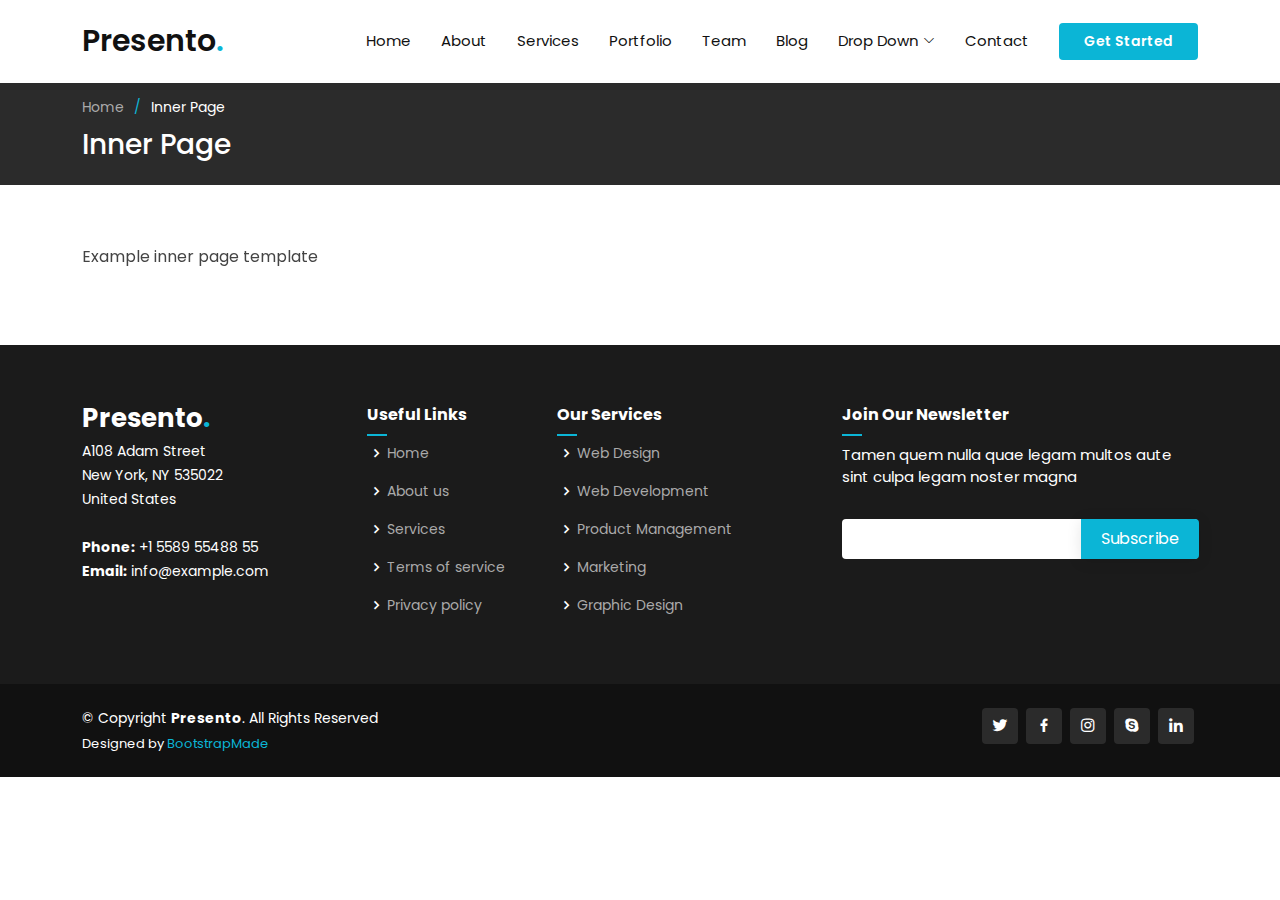
<file: inner-page.html>
<!DOCTYPE html>
<html lang="en">

<head>
  <meta charset="utf-8">
  <meta content="width=device-width, initial-scale=1.0" name="viewport">

  <title>Inner Page - Presento Bootstrap Template</title>
  <meta content="" name="description">
  <meta content="" name="keywords">

  <!-- Favicons -->
  <link href="assets/img/favicon.png" rel="icon">
  <link href="assets/img/apple-touch-icon.png" rel="apple-touch-icon">

  <!-- Google Fonts -->
  <link href="https://fonts.googleapis.com/css?family=Open+Sans:300,300i,400,400i,600,600i,700,700i|Raleway:300,300i,400,400i,500,500i,600,600i,700,700i|Poppins:300,300i,400,400i,500,500i,600,600i,700,700i" rel="stylesheet">

  <!-- Vendor CSS Files -->
  <link href="assets/vendor/aos/aos.css" rel="stylesheet">
  <link href="assets/vendor/bootstrap/css/bootstrap.min.css" rel="stylesheet">
  <link href="assets/vendor/bootstrap-icons/bootstrap-icons.css" rel="stylesheet">
  <link href="assets/vendor/boxicons/css/boxicons.min.css" rel="stylesheet">
  <link href="assets/vendor/glightbox/css/glightbox.min.css" rel="stylesheet">
  <link href="assets/vendor/remixicon/remixicon.css" rel="stylesheet">
  <link href="assets/vendor/swiper/swiper-bundle.min.css" rel="stylesheet">

  <!-- Template Main CSS File -->
  <link href="assets/css/style.css" rel="stylesheet">

  <!-- =======================================================
  * Template Name: Presento - v3.3.0
  * Template URL: https://bootstrapmade.com/presento-bootstrap-corporate-template/
  * Author: BootstrapMade.com
  * License: https://bootstrapmade.com/license/
  ======================================================== -->
</head>

<body>

  <!-- ======= Header ======= -->
  <header id="header" class="fixed-top d-flex align-items-center">
    <div class="container d-flex align-items-center">
      <h1 class="logo me-auto"><a href="index.html">Presento<span>.</span></a></h1>
      <!-- Uncomment below if you prefer to use an image logo -->
      <!-- <a href="index.html" class="logo me-auto"><img src="assets/img/logo.png" alt=""></a>-->

      <nav id="navbar" class="navbar order-last order-lg-0">
        <ul>
          <li><a class="nav-link scrollto " href="#hero">Home</a></li>
          <li><a class="nav-link scrollto" href="#about">About</a></li>
          <li><a class="nav-link scrollto" href="#services">Services</a></li>
          <li><a class="nav-link scrollto " href="#portfolio">Portfolio</a></li>
          <li><a class="nav-link scrollto" href="#team">Team</a></li>
          <li><a href="blog.html">Blog</a></li>
          <li class="dropdown"><a href="#"><span>Drop Down</span> <i class="bi bi-chevron-down"></i></a>
            <ul>
              <li><a href="#">Drop Down 1</a></li>
              <li class="dropdown"><a href="#"><span>Deep Drop Down</span> <i class="bi bi-chevron-right"></i></a>
                <ul>
                  <li><a href="#">Deep Drop Down 1</a></li>
                  <li><a href="#">Deep Drop Down 2</a></li>
                  <li><a href="#">Deep Drop Down 3</a></li>
                  <li><a href="#">Deep Drop Down 4</a></li>
                  <li><a href="#">Deep Drop Down 5</a></li>
                </ul>
              </li>
              <li><a href="#">Drop Down 2</a></li>
              <li><a href="#">Drop Down 3</a></li>
              <li><a href="#">Drop Down 4</a></li>
            </ul>
          </li>
          <li><a class="nav-link scrollto" href="#contact">Contact</a></li>
        </ul>
        <i class="bi bi-list mobile-nav-toggle"></i>
      </nav><!-- .navbar -->

      <a href="#about" class="get-started-btn scrollto">Get Started</a>
    </div>
  </header><!-- End Header -->

  <main id="main">

    <!-- ======= Breadcrumbs ======= -->
    <section class="breadcrumbs">
      <div class="container">

        <ol>
          <li><a href="index.html">Home</a></li>
          <li>Inner Page</li>
        </ol>
        <h2>Inner Page</h2>

      </div>
    </section><!-- End Breadcrumbs -->

    <section class="inner-page">
      <div class="container" data-aos="fade-up">
        <p>
          Example inner page template
        </p>
      </div>
    </section>

  </main><!-- End #main -->

  <!-- ======= Footer ======= -->
  <footer id="footer">

    <div class="footer-top">
      <div class="container">
        <div class="row">

          <div class="col-lg-3 col-md-6 footer-contact">
            <h3>Presento<span>.</span></h3>
            <p>
              A108 Adam Street <br>
              New York, NY 535022<br>
              United States <br><br>
              <strong>Phone:</strong> +1 5589 55488 55<br>
              <strong>Email:</strong> info@example.com<br>
            </p>
          </div>

          <div class="col-lg-2 col-md-6 footer-links">
            <h4>Useful Links</h4>
            <ul>
              <li><i class="bx bx-chevron-right"></i> <a href="#">Home</a></li>
              <li><i class="bx bx-chevron-right"></i> <a href="#">About us</a></li>
              <li><i class="bx bx-chevron-right"></i> <a href="#">Services</a></li>
              <li><i class="bx bx-chevron-right"></i> <a href="#">Terms of service</a></li>
              <li><i class="bx bx-chevron-right"></i> <a href="#">Privacy policy</a></li>
            </ul>
          </div>

          <div class="col-lg-3 col-md-6 footer-links">
            <h4>Our Services</h4>
            <ul>
              <li><i class="bx bx-chevron-right"></i> <a href="#">Web Design</a></li>
              <li><i class="bx bx-chevron-right"></i> <a href="#">Web Development</a></li>
              <li><i class="bx bx-chevron-right"></i> <a href="#">Product Management</a></li>
              <li><i class="bx bx-chevron-right"></i> <a href="#">Marketing</a></li>
              <li><i class="bx bx-chevron-right"></i> <a href="#">Graphic Design</a></li>
            </ul>
          </div>

          <div class="col-lg-4 col-md-6 footer-newsletter">
            <h4>Join Our Newsletter</h4>
            <p>Tamen quem nulla quae legam multos aute sint culpa legam noster magna</p>
            <form action="" method="post">
              <input type="email" name="email"><input type="submit" value="Subscribe">
            </form>
          </div>

        </div>
      </div>
    </div>

    <div class="container d-md-flex py-4">

      <div class="me-md-auto text-center text-md-start">
        <div class="copyright">
          &copy; Copyright <strong><span>Presento</span></strong>. All Rights Reserved
        </div>
        <div class="credits">
          <!-- All the links in the footer should remain intact. -->
          <!-- You can delete the links only if you purchased the pro version. -->
          <!-- Licensing information: https://bootstrapmade.com/license/ -->
          <!-- Purchase the pro version with working PHP/AJAX contact form: https://bootstrapmade.com/presento-bootstrap-corporate-template/ -->
          Designed by <a href="https://bootstrapmade.com/">BootstrapMade</a>
        </div>
      </div>
      <div class="social-links text-center text-md-end pt-3 pt-md-0">
        <a href="#" class="twitter"><i class="bx bxl-twitter"></i></a>
        <a href="#" class="facebook"><i class="bx bxl-facebook"></i></a>
        <a href="#" class="instagram"><i class="bx bxl-instagram"></i></a>
        <a href="#" class="google-plus"><i class="bx bxl-skype"></i></a>
        <a href="#" class="linkedin"><i class="bx bxl-linkedin"></i></a>
      </div>
    </div>
  </footer><!-- End Footer -->

  <a href="#" class="back-to-top d-flex align-items-center justify-content-center"><i class="bi bi-arrow-up-short"></i></a>

  <!-- Vendor JS Files -->
  <script src="assets/vendor/aos/aos.js"></script>
  <script src="assets/vendor/bootstrap/js/bootstrap.bundle.min.js"></script>
  <script src="assets/vendor/glightbox/js/glightbox.min.js"></script>
  <script src="assets/vendor/isotope-layout/isotope.pkgd.min.js"></script>
  <script src="assets/vendor/php-email-form/validate.js"></script>
  <script src="assets/vendor/purecounter/purecounter.js"></script>
  <script src="assets/vendor/swiper/swiper-bundle.min.js"></script>

  <!-- Template Main JS File -->
  <script src="assets/js/main.js"></script>

</body>

</html>
</file>
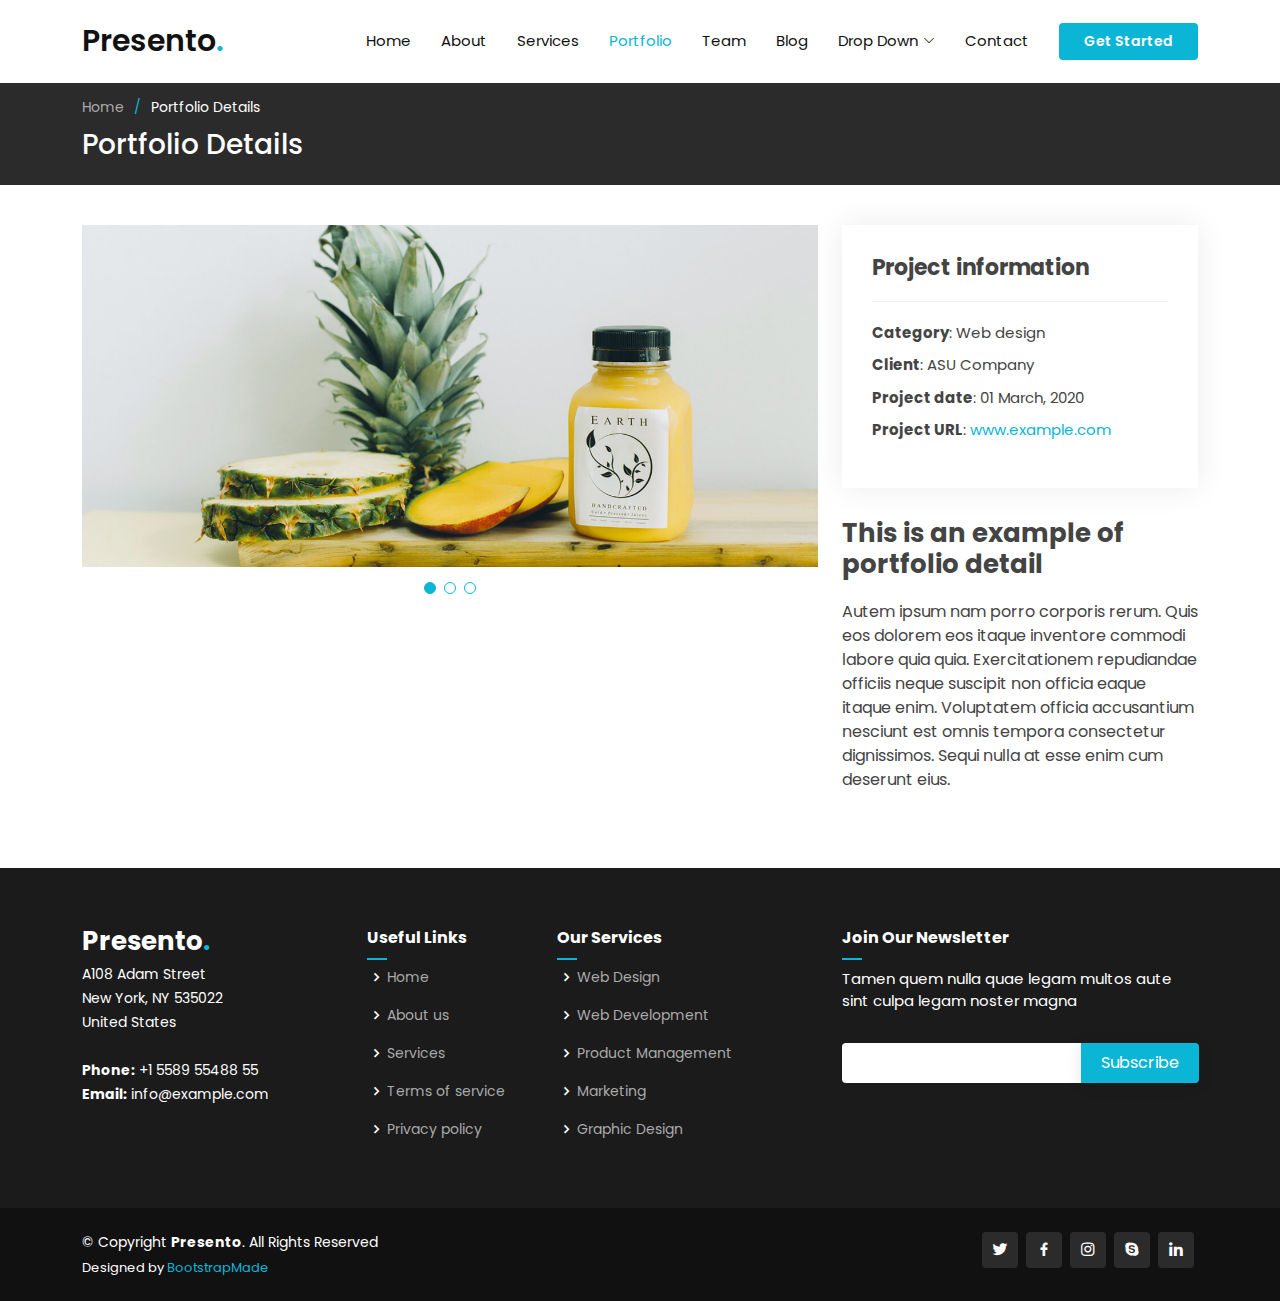
<file: portfolio-details.html>
<!DOCTYPE html>
<html lang="en">

<head>
  <meta charset="utf-8">
  <meta content="width=device-width, initial-scale=1.0" name="viewport">

  <title>Portfolio Details - Presento Bootstrap Template</title>
  <meta content="" name="description">
  <meta content="" name="keywords">

  <!-- Favicons -->
  <link href="assets/img/favicon.png" rel="icon">
  <link href="assets/img/apple-touch-icon.png" rel="apple-touch-icon">

  <!-- Google Fonts -->
  <link href="https://fonts.googleapis.com/css?family=Open+Sans:300,300i,400,400i,600,600i,700,700i|Raleway:300,300i,400,400i,500,500i,600,600i,700,700i|Poppins:300,300i,400,400i,500,500i,600,600i,700,700i" rel="stylesheet">

  <!-- Vendor CSS Files -->
  <link href="assets/vendor/aos/aos.css" rel="stylesheet">
  <link href="assets/vendor/bootstrap/css/bootstrap.min.css" rel="stylesheet">
  <link href="assets/vendor/bootstrap-icons/bootstrap-icons.css" rel="stylesheet">
  <link href="assets/vendor/boxicons/css/boxicons.min.css" rel="stylesheet">
  <link href="assets/vendor/glightbox/css/glightbox.min.css" rel="stylesheet">
  <link href="assets/vendor/remixicon/remixicon.css" rel="stylesheet">
  <link href="assets/vendor/swiper/swiper-bundle.min.css" rel="stylesheet">

  <!-- Template Main CSS File -->
  <link href="assets/css/style.css" rel="stylesheet">

  <!-- =======================================================
  * Template Name: Presento - v3.3.0
  * Template URL: https://bootstrapmade.com/presento-bootstrap-corporate-template/
  * Author: BootstrapMade.com
  * License: https://bootstrapmade.com/license/
  ======================================================== -->
</head>

<body>

  <!-- ======= Header ======= -->
  <header id="header" class="fixed-top d-flex align-items-center">
    <div class="container d-flex align-items-center">
      <h1 class="logo me-auto"><a href="index.html">Presento<span>.</span></a></h1>
      <!-- Uncomment below if you prefer to use an image logo -->
      <!-- <a href="index.html" class="logo me-auto"><img src="assets/img/logo.png" alt=""></a>-->

      <nav id="navbar" class="navbar order-last order-lg-0">
        <ul>
          <li><a class="nav-link scrollto " href="#hero">Home</a></li>
          <li><a class="nav-link scrollto" href="#about">About</a></li>
          <li><a class="nav-link scrollto" href="#services">Services</a></li>
          <li><a class="nav-link scrollto active" href="#portfolio">Portfolio</a></li>
          <li><a class="nav-link scrollto" href="#team">Team</a></li>
          <li><a href="blog.html">Blog</a></li>
          <li class="dropdown"><a href="#"><span>Drop Down</span> <i class="bi bi-chevron-down"></i></a>
            <ul>
              <li><a href="#">Drop Down 1</a></li>
              <li class="dropdown"><a href="#"><span>Deep Drop Down</span> <i class="bi bi-chevron-right"></i></a>
                <ul>
                  <li><a href="#">Deep Drop Down 1</a></li>
                  <li><a href="#">Deep Drop Down 2</a></li>
                  <li><a href="#">Deep Drop Down 3</a></li>
                  <li><a href="#">Deep Drop Down 4</a></li>
                  <li><a href="#">Deep Drop Down 5</a></li>
                </ul>
              </li>
              <li><a href="#">Drop Down 2</a></li>
              <li><a href="#">Drop Down 3</a></li>
              <li><a href="#">Drop Down 4</a></li>
            </ul>
          </li>
          <li><a class="nav-link scrollto" href="#contact">Contact</a></li>
        </ul>
        <i class="bi bi-list mobile-nav-toggle"></i>
      </nav><!-- .navbar -->

      <a href="#about" class="get-started-btn scrollto">Get Started</a>
    </div>
  </header><!-- End Header -->

  <main id="main">

    <!-- ======= Breadcrumbs ======= -->
    <section class="breadcrumbs">
      <div class="container">

        <ol>
          <li><a href="index.html">Home</a></li>
          <li>Portfolio Details</li>
        </ol>
        <h2>Portfolio Details</h2>

      </div>
    </section><!-- End Breadcrumbs -->

    <!-- ======= Portfolio Details Section ======= -->
    <section id="portfolio-details" class="portfolio-details">
      <div class="container">

        <div class="row gy-4">

          <div class="col-lg-8">
            <div class="portfolio-details-slider swiper-container">
              <div class="swiper-wrapper align-items-center">

                <div class="swiper-slide">
                  <img src="assets/img/portfolio/portfolio-details-1.jpg" alt="">
                </div>

                <div class="swiper-slide">
                  <img src="assets/img/portfolio/portfolio-details-2.jpg" alt="">
                </div>

                <div class="swiper-slide">
                  <img src="assets/img/portfolio/portfolio-details-3.jpg" alt="">
                </div>

              </div>
              <div class="swiper-pagination"></div>
            </div>
          </div>

          <div class="col-lg-4">
            <div class="portfolio-info">
              <h3>Project information</h3>
              <ul>
                <li><strong>Category</strong>: Web design</li>
                <li><strong>Client</strong>: ASU Company</li>
                <li><strong>Project date</strong>: 01 March, 2020</li>
                <li><strong>Project URL</strong>: <a href="#">www.example.com</a></li>
              </ul>
            </div>
            <div class="portfolio-description">
              <h2>This is an example of portfolio detail</h2>
              <p>
                Autem ipsum nam porro corporis rerum. Quis eos dolorem eos itaque inventore commodi labore quia quia. Exercitationem repudiandae officiis neque suscipit non officia eaque itaque enim. Voluptatem officia accusantium nesciunt est omnis tempora consectetur dignissimos. Sequi nulla at esse enim cum deserunt eius.
              </p>
            </div>
          </div>

        </div>

      </div>
    </section><!-- End Portfolio Details Section -->

  </main><!-- End #main -->

  <!-- ======= Footer ======= -->
  <footer id="footer">

    <div class="footer-top">
      <div class="container">
        <div class="row">

          <div class="col-lg-3 col-md-6 footer-contact">
            <h3>Presento<span>.</span></h3>
            <p>
              A108 Adam Street <br>
              New York, NY 535022<br>
              United States <br><br>
              <strong>Phone:</strong> +1 5589 55488 55<br>
              <strong>Email:</strong> info@example.com<br>
            </p>
          </div>

          <div class="col-lg-2 col-md-6 footer-links">
            <h4>Useful Links</h4>
            <ul>
              <li><i class="bx bx-chevron-right"></i> <a href="#">Home</a></li>
              <li><i class="bx bx-chevron-right"></i> <a href="#">About us</a></li>
              <li><i class="bx bx-chevron-right"></i> <a href="#">Services</a></li>
              <li><i class="bx bx-chevron-right"></i> <a href="#">Terms of service</a></li>
              <li><i class="bx bx-chevron-right"></i> <a href="#">Privacy policy</a></li>
            </ul>
          </div>

          <div class="col-lg-3 col-md-6 footer-links">
            <h4>Our Services</h4>
            <ul>
              <li><i class="bx bx-chevron-right"></i> <a href="#">Web Design</a></li>
              <li><i class="bx bx-chevron-right"></i> <a href="#">Web Development</a></li>
              <li><i class="bx bx-chevron-right"></i> <a href="#">Product Management</a></li>
              <li><i class="bx bx-chevron-right"></i> <a href="#">Marketing</a></li>
              <li><i class="bx bx-chevron-right"></i> <a href="#">Graphic Design</a></li>
            </ul>
          </div>

          <div class="col-lg-4 col-md-6 footer-newsletter">
            <h4>Join Our Newsletter</h4>
            <p>Tamen quem nulla quae legam multos aute sint culpa legam noster magna</p>
            <form action="" method="post">
              <input type="email" name="email"><input type="submit" value="Subscribe">
            </form>
          </div>

        </div>
      </div>
    </div>

    <div class="container d-md-flex py-4">

      <div class="me-md-auto text-center text-md-start">
        <div class="copyright">
          &copy; Copyright <strong><span>Presento</span></strong>. All Rights Reserved
        </div>
        <div class="credits">
          <!-- All the links in the footer should remain intact. -->
          <!-- You can delete the links only if you purchased the pro version. -->
          <!-- Licensing information: https://bootstrapmade.com/license/ -->
          <!-- Purchase the pro version with working PHP/AJAX contact form: https://bootstrapmade.com/presento-bootstrap-corporate-template/ -->
          Designed by <a href="https://bootstrapmade.com/">BootstrapMade</a>
        </div>
      </div>
      <div class="social-links text-center text-md-end pt-3 pt-md-0">
        <a href="#" class="twitter"><i class="bx bxl-twitter"></i></a>
        <a href="#" class="facebook"><i class="bx bxl-facebook"></i></a>
        <a href="#" class="instagram"><i class="bx bxl-instagram"></i></a>
        <a href="#" class="google-plus"><i class="bx bxl-skype"></i></a>
        <a href="#" class="linkedin"><i class="bx bxl-linkedin"></i></a>
      </div>
    </div>
  </footer><!-- End Footer -->

  <a href="#" class="back-to-top d-flex align-items-center justify-content-center"><i class="bi bi-arrow-up-short"></i></a>

  <!-- Vendor JS Files -->
  <script src="assets/vendor/aos/aos.js"></script>
  <script src="assets/vendor/bootstrap/js/bootstrap.bundle.min.js"></script>
  <script src="assets/vendor/glightbox/js/glightbox.min.js"></script>
  <script src="assets/vendor/isotope-layout/isotope.pkgd.min.js"></script>
  <script src="assets/vendor/php-email-form/validate.js"></script>
  <script src="assets/vendor/purecounter/purecounter.js"></script>
  <script src="assets/vendor/swiper/swiper-bundle.min.js"></script>

  <!-- Template Main JS File -->
  <script src="assets/js/main.js"></script>

</body>

</html>
</file>
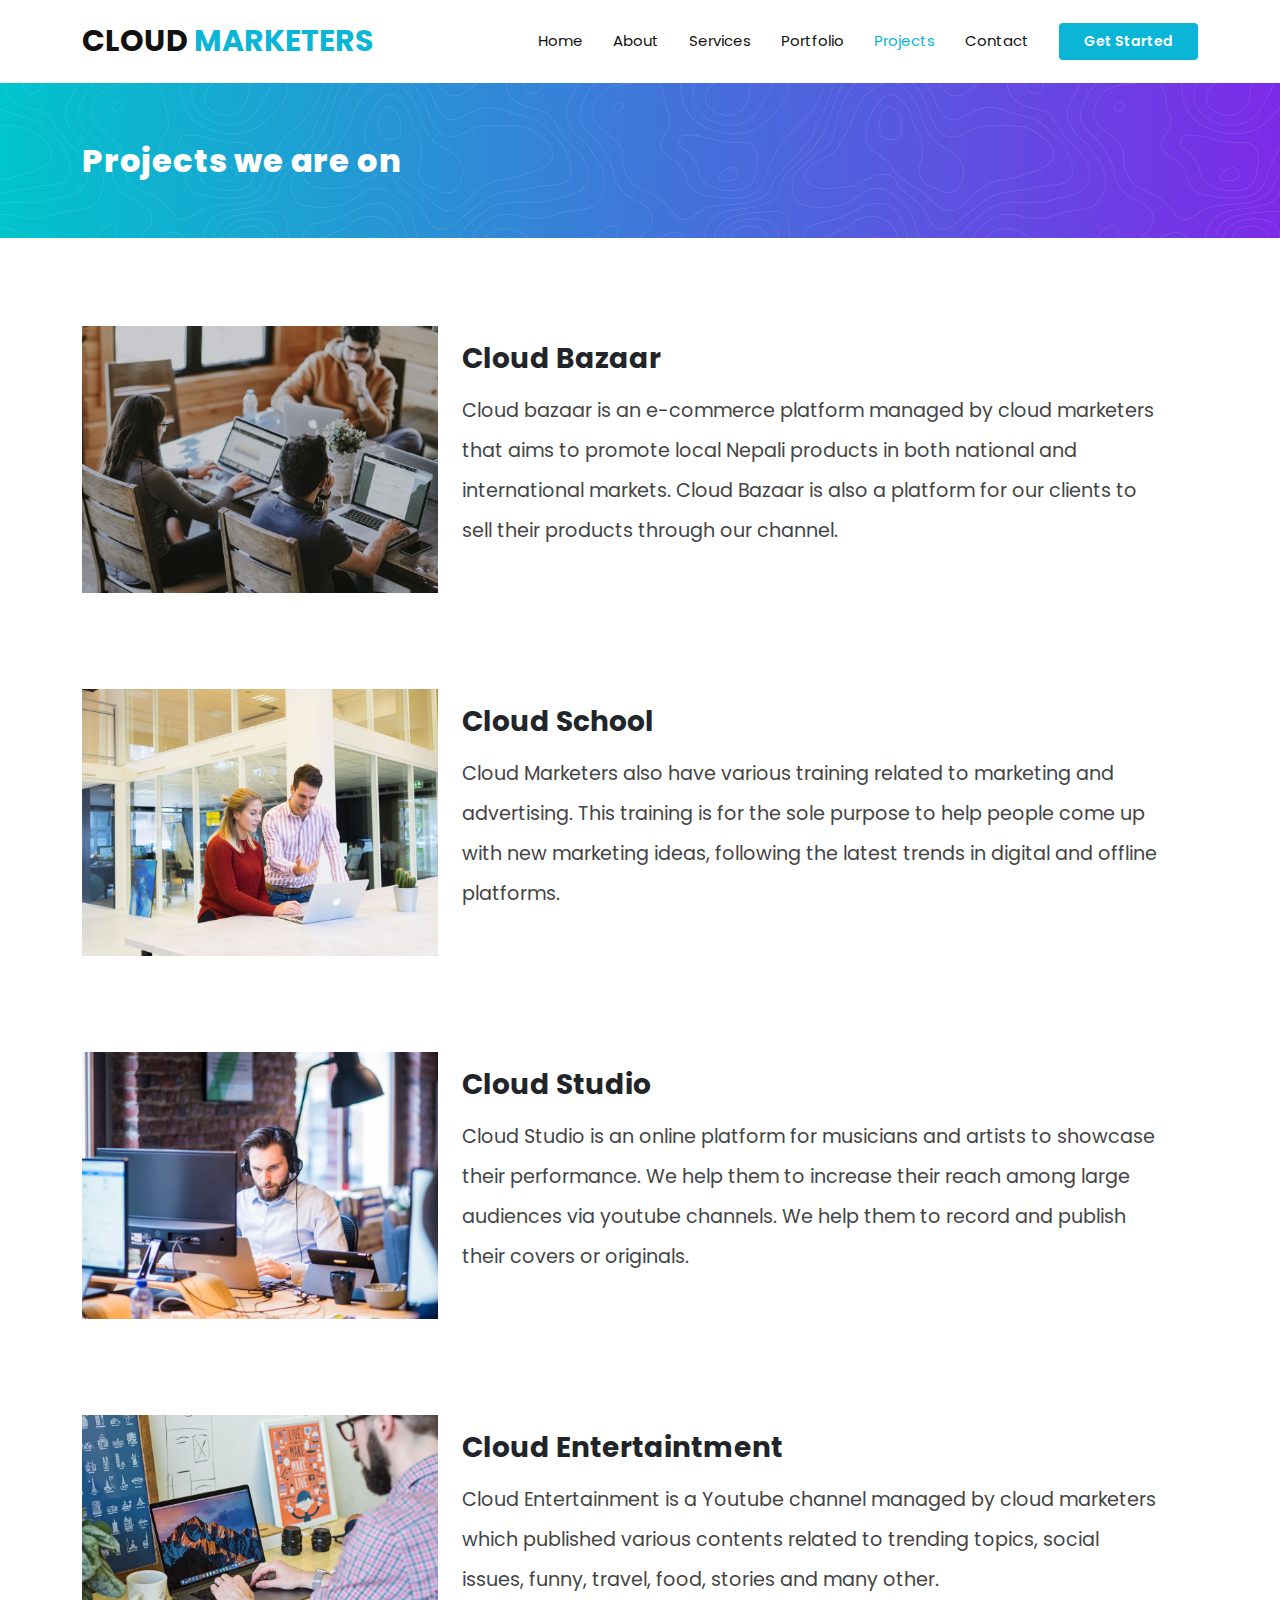
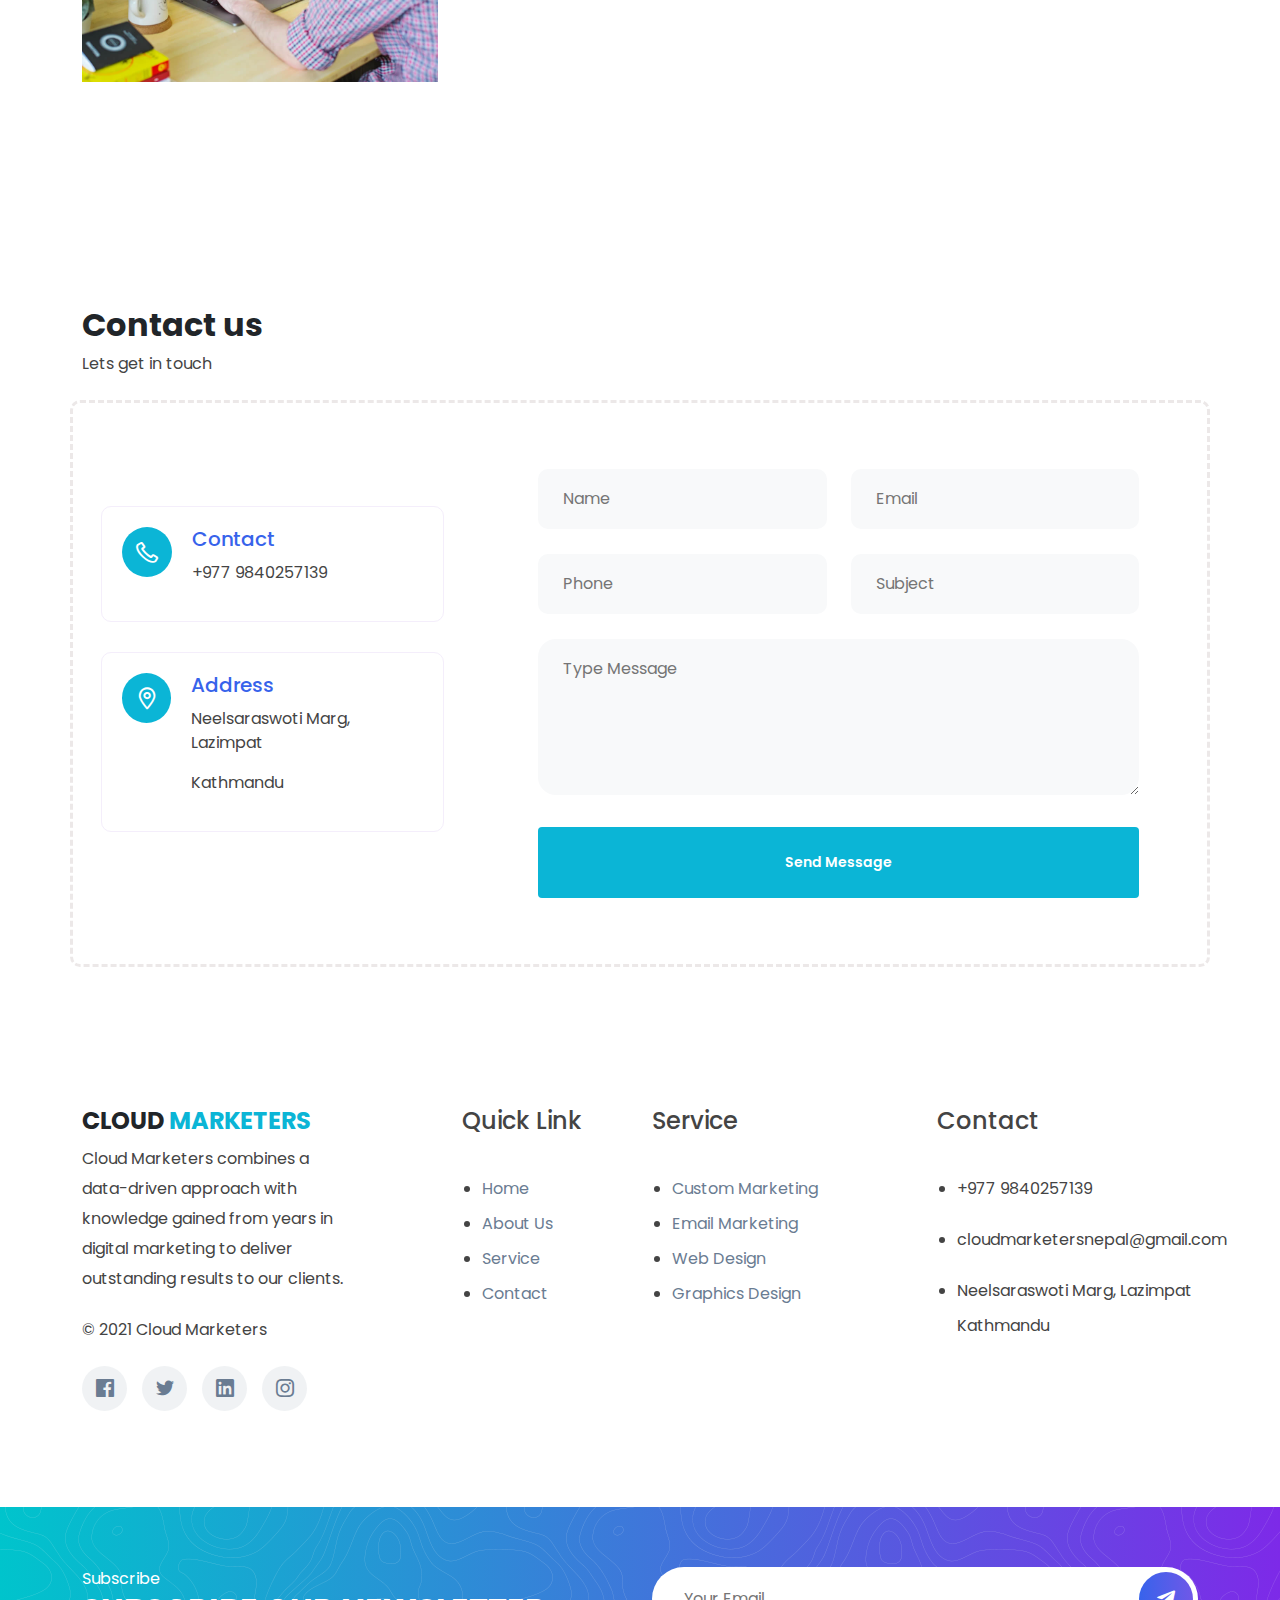
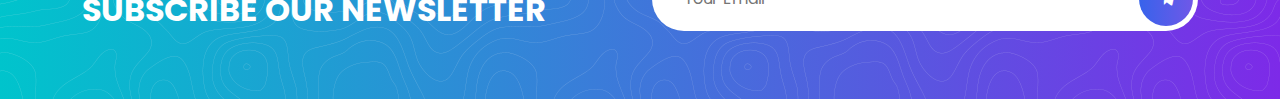
<file: projects.html>
<!DOCTYPE html>
<html lang="en">

<head>
    <meta charset="utf-8">
    <meta content="width=device-width, initial-scale=1.0" name="viewport">

    <title>Cloud marketers - Digita Marketing Agency in Nepal</title>
    <meta content="" name="description">
    <meta content="" name="keywords">

    <!-- Favicons -->
    <link href="assets/img/favicon.png" rel="icon">
    <link href="assets/img/apple-touch-icon.png" rel="apple-touch-icon">
    <link rel="stylesheet" href="assets/css/LineIcons.2.0.css">
    <link
        href="https://fonts.googleapis.com/css2?family=Poppins:ital,wght@0,100;0,200;0,300;0,400;0,500;0,600;0,700;0,800;0,900;1,100;1,200;1,300;1,400;1,500;1,600;1,700;1,800;1,900&display=swap"
        rel="stylesheet">
    <link href="assets/vendor/bootstrap-icons/bootstrap-icons.css" rel="stylesheet">
    <link href="assets/vendor/remixicon/remixicon.css" rel="stylesheet">
    <link href="assets/vendor/boxicons/css/boxicons.min.css" rel="stylesheet">
    <link href="assets/vendor/bootstrap/css/bootstrap.min.css" rel="stylesheet">
    <link href="assets/vendor/glightbox/css/glightbox.min.css" rel="stylesheet">
    <link href="assets/vendor/swiper/swiper-bundle.min.css" rel="stylesheet">

    <!-- Template Main CSS File -->
    <link href="assets/css/style.css" rel="stylesheet">
</head>

<body>
    <!-- ======= Header ======= -->
    <header id="header" class="sticky-top d-flex align-items-center">
        <div class="container d-flex align-items-center">
            <h1 class="logo me-auto fw-bold"><a href="index.html" class="navbbb">CLOUD <span
                        class="text-mine2">MARKETERS</span></a></h1>
            <!-- Uncomment below if you prefer to use an image logo -->
            <!-- <a href="index.html" class="logo me-auto"><img src="assets/img/logo.png" alt=""></a>-->

            <nav id="navbar" class="navbar order-last order-lg-0">
                <ul>
                    <li><a class="nav-link scrollto" href="/">Home</a></li>
                    <li><a class="nav-link scrollto" href="/about.html">About</a></li>
                    <li><a class="nav-link scrollto" href="/about.html#services">Services</a></li>
                    <li><a class="nav-link scrollto " href="/about.html#portfolio">Portfolio</a></li>
                    <li><a class="nav-link scrollto active" href="#main">Projects</a></li>
                    <li><a class="nav-link scrollto" href="#contact">Contact</a></li>
                </ul>
                <i class="bi bi-list mobile-nav-toggle"></i>
            </nav><!-- .navbar -->

            <a href="#contact" class="get-started-btn scrollto">Get Started</a>
        </div>
    </header><!-- End Header -->

    <main id="main">
        <section class="d-flex align-items-center" id="hero">
            <div class="container zm">
                <div class="row row-cols-1 row-cols-md-2 align-items-center">
                    <div class="col-md-12">
                        <h1 class="fs-2">Projects we are on</h1>
                    </div>
                    <div class="col-md-5 text-end">

                    </div>
                </div>
            </div>

        </section>
        <section id="blog" class="blog">
            <div class="container" data-aos="fade-up">

                <div class="row justify-content-center">

                    <div class="col-lg-12 entries">

                        <div class="row row-cols-1 row-cols-md-2 py-5">
                            <div class="col-md-4">
                                <img src="assets/img/blog/blog-3.jpg" alt="" class="img-fluid">
                            </div>
                            <div class="col-md-8 mt-3">
                                <h3 class="fw-bold text-dark">Cloud Bazaar</h3>
                                <p class="desc pt-2">
                                    Cloud bazaar is an e-commerce platform managed by cloud marketers that aims to
                                    promote local Nepali products in both national and international markets. Cloud
                                    Bazaar is also a platform for our clients to sell their products through our
                                    channel.
                                </p>
                            </div>
                        </div>
                        <div class="row row-cols-1 row-cols-md-2 py-5">
                            <div class="col-md-4">
                                <img src="assets/img/blog/blog-4.jpg" alt="" class="img-fluid">
                            </div>
                            <div class="col-md-8 mt-3">
                                <h3 class="fw-bold text-dark">Cloud School</h3>
                                <p class="desc pt-2">
                                    Cloud Marketers also have various training related to marketing and advertising.
                                    This training is for the sole purpose to help people come up with new marketing
                                    ideas, following the latest trends in digital and offline platforms.
                                </p>
                            </div>
                        </div>
                        <div class="row row-cols-1 row-cols-md-2 py-5">
                            <div class="col-md-4">
                                <img src="assets/img/blog/blog-1.jpg" alt="" class="img-fluid">
                            </div>
                            <div class="col-md-8 mt-3">
                                <h3 class="fw-bold text-dark">Cloud Studio</h3>
                                <p class="desc pt-2">
                                    Cloud Studio is an online platform for musicians and artists to showcase their
                                    performance. We help them to increase their reach among large audiences via youtube
                                    channels. We help them to record and publish their covers or originals.
                                </p>
                            </div>
                        </div>
                        <div class="row row-cols-1 row-cols-md-2 py-5">
                            <div class="col-md-4">
                                <img src="assets/img/blog/blog-2.jpg" alt="" class="img-fluid">
                            </div>
                            <div class="col-md-8 mt-3">
                                <h3 class="fw-bold text-dark">Cloud Entertaintment</h3>
                                <p class="desc pt-2">
                                    Cloud Entertainment is a Youtube channel managed by cloud marketers which published
                                    various contents related to trending topics, social issues, funny, travel, food,
                                    stories and many other.
                                </p>
                            </div>
                        </div>
                    </div>
                </div>

            </div>
        </section><!-- End Blog Section -->

        <div class="py-5"></div>

        <!-- ========================= contact-section start ========================= -->
        <section class="contact-section pt-130 pb-100" id="contact">
            <div class="container">
                <h2 class="text-dark fw-bold">Contact us</h2>
                <p class="mb-4">Lets get in touch</p>
                <div class="row align-items-center doo p-3">
                    <div class="col-xl-4">
                        <div class="contact-item-wrapper">
                            <div class="row">
                                <div class="col-12 col-md-6 col-xl-12">
                                    <div class="contact-item">
                                        <div class="contact-icon">
                                            <i class="lni lni-phone"></i>
                                        </div>
                                        <div class="contact-content">
                                            <h4>Contact</h4>
                                            <p>+977 9840257139</p>
                                        </div>
                                    </div>
                                </div>
                                <div class="col-12 col-md-6 col-xl-12">
                                    <div class="contact-item">
                                        <div class="contact-icon">
                                            <i class="lni lni-map-marker"></i>
                                        </div>
                                        <div class="contact-content">
                                            <h4>Address</h4>
                                            <p>Neelsaraswoti Marg, Lazimpat</p>
                                            <p>Kathmandu</p>
                                        </div>
                                    </div>
                                </div>
                            </div>
                        </div>
                    </div>
                    <div class="col-xl-8">
                        <div class="contact-form-wrapper">
                            <form action="assets/php/mail.php" class="contact-form">
                                <div class="row">
                                    <div class="col-md-6">
                                        <input type="text" name="name" id="name" placeholder="Name" required>
                                    </div>
                                    <div class="col-md-6">
                                        <input type="email" name="email" id="email" placeholder="Email" required>
                                    </div>
                                </div>
                                <div class="row">
                                    <div class="col-md-6">
                                        <input type="text" name="phone" id="phone" placeholder="Phone" required>
                                    </div>
                                    <div class="col-md-6">
                                        <input type="text" name="subject" id="email" placeholder="Subject" required>
                                    </div>
                                </div>
                                <div class="row">
                                    <div class="col-12">
                                        <textarea name="message" id="message" placeholder="Type Message"
                                            rows="5"></textarea>
                                    </div>
                                </div>
                                <div class="row">
                                    <div class="col-12">
                                        <div class="button text-center">
                                            <button type="submit" class="btn btn-lg p-4 w-100 get-started-btn ms-0">Send
                                                Message</button>
                                        </div>
                                    </div>
                                </div>
                            </form>
                        </div>
                    </div>
                </div>
            </div>
        </section>

        <!-- ========================= subscribe-section end ========================= -->

        <!-- ========================= footer start ========================= -->
        <footer class="footer py-mine">
            <div class="container">
                <div class="row">
                    <div class="col-xl-3 col-lg-4 col-md-6">
                        <div class="footer-widget mb-60 wow fadeInLeft" data-wow-delay=".2s">
                            <h1 class="fs-4 logo me-auto fw-bold"><a href="index.html" class="text-dark">CLOUD <span
                                        class="text-mine2">MARKETERS</span></a>
                            </h1>
                            <p class="mb-4 footer-desc">
                                Cloud Marketers combines a data-driven approach with knowledge gained from years in
                                digital marketing to
                                deliver outstanding results to our clients.
                            </p>
                            <p class="mb-4">
                                © 2021 Cloud Marketers
                            </p>
                            <div class="footer-social-links">
                                <ul class="d-flex ps-0">
                                    <li><a href="javascript:void(0)"><i class="lni lni-facebook-original"></i></a></li>
                                    <li><a href="javascript:void(0)"><i class="lni lni-twitter-original"></i></a></li>
                                    <li><a href="javascript:void(0)"><i class="lni lni-linkedin-original"></i></a></li>
                                    <li><a href="javascript:void(0)"><i class="lni lni-instagram-original"></i></a></li>
                                </ul>
                            </div>
                        </div>
                    </div>
                    <div class="col-xl-2 offset-xl-1 col-lg-2 col-md-6">
                        <div class="footer-widget">
                            <h4>Quick Link</h4>
                            <ul class="footer-links">
                                <li>
                                    <a class="scrollto" href="#hero">Home</a>
                                </li>
                                <li>
                                    <a class="scrollto" href="#about">About Us</a>
                                </li>
                                <li>
                                    <a class="scrollto" href="/about.html#services">Service</a>
                                </li>
                                <li>
                                    <a class="scrollto" href="#contact">Contact</a>
                                </li>
                            </ul>
                        </div>
                    </div>
                    <div class="col-xl-3 col-lg-3 col-md-6">
                        <div class="footer-widget mb-60 wow fadeInUp" data-wow-delay=".6s">
                            <h4>Service</h4>
                            <ul class="footer-links">
                                <li>
                                    <a href="/custom-digital-marketing.html">Custom Marketing</a>
                                </li>
                                <li>
                                    <a href="/email-marketing.html">Email Marketing</a>
                                </li>
                                <li>
                                    <a href="/web-design-and-development.html">Web Design</a>
                                </li>
                                <li>
                                    <a href="/graphics-design.html">Graphics Design</a>
                                </li>
                            </ul>
                        </div>
                    </div>
                    <div class="col-xl-3 col-lg-3 col-md-6">
                        <div class="footer-widget mb-60 wow fadeInRight" data-wow-delay=".8s">
                            <h4>Contact</h4>
                            <ul class="footer-contact">
                                <li>
                                    <p>+977 9840257139</p>
                                </li>
                                <li>
                                    <p>cloudmarketersnepal@gmail.com</p>
                                </li>
                                <li>
                                    <p>Neelsaraswoti Marg, Lazimpat</br>
                                        Kathmandu</p>
                                </li>
                            </ul>
                        </div>
                    </div>
                </div>
            </div>
        </footer>
        <section class="subscribe-section img-bg pb-0 bg-mine">
            <div class="container">
                <div class="row align-items-start">
                    <div class="col-xl-6 col-lg-6">
                        <div class="section-title text-start">
                            <span class="text-white wow fadeInDown" data-wow-delay=".2s">Subscribe</span>
                            <h2 class="text-white wow fadeInUp" data-wow-delay=".4s">Subscribe Our Newsletter</h2>
                        </div>
                    </div>
                    <div class="col-xl-6 col-lg-6">
                        <form action="#" class="subscribe-form wow fadeInRight" data-wow-delay=".4s">
                            <input type="text" name="subs-email" id="subs-email" placeholder="Your Email">
                            <button type="submit"><i class="lni lni-telegram-original"></i></button>
                        </form>
                    </div>
                </div>
            </div>
        </section>
        <!-- ========================= footer end ========================= -->


        <a href="#" class="back-to-top d-flex align-items-center justify-content-center"><i
                class="bi bi-arrow-up-short"></i></a>

        <!-- Vendor JS Files -->
        <script src="assets/vendor/bootstrap/js/bootstrap.bundle.min.js"></script>
        <script src="assets/vendor/glightbox/js/glightbox.min.js"></script>
        <script src="assets/vendor/isotope-layout/isotope.pkgd.min.js"></script>
        <script src="assets/vendor/php-email-form/validate.js"></script>
        <script src="assets/vendor/purecounter/purecounter.js"></script>
        <script src="assets/vendor/swiper/swiper-bundle.min.js"></script>

        <!-- Template Main JS File -->
        <script src="assets/js/main.js"></script>

</body>

</html>
</file>
<file: assets/css/style.css>
body {
  font-family: "Poppins", sans-serif;
  color: #444444;
}

a {
  color: #0bb5d6;
  text-decoration: none;
}

a:hover {
  color: #e76668;
  text-decoration: none;
}

h1,
h2,
h3,
h4,
h5,
h6 {
  font-family: "Poppins", sans-serif;
}

/*--------------------------------------------------------------
# Back to top button
--------------------------------------------------------------*/
.back-to-top {
  position: fixed;
  visibility: hidden;
  opacity: 0;
  right: 15px;
  bottom: 15px;
  z-index: 996;
  background: #0bb5d6;
  width: 40px;
  height: 40px;
  border-radius: 4px;
  transition: all 0.4s;
}

.back-to-top i {
  font-size: 28px;
  color: #fff;
  line-height: 0;
}

.back-to-top:hover {
  background: #116779;
  color: #fff;
}

.back-to-top.active {
  visibility: visible;
  opacity: 1;
}

/*--------------------------------------------------------------
# Disable aos animation delay on mobile devices
--------------------------------------------------------------*/
@media screen and (max-width: 768px) {
  [data-aos-delay] {
    transition-delay: 0 !important;
  }
}

/*--------------------------------------------------------------
# Header
--------------------------------------------------------------*/
#header {
  background: #fff;
  transition: all 0.5s;
  z-index: 997;
  padding: 20px 0;
}

#header.header-scrolled {
  padding: 12px 0;
  box-shadow: 0px 2px 15px rgba(0, 0, 0, 0.1);
}

#header .logo {
  font-size: 30px;
  margin: 0;
  padding: 0;
  font-weight: 600;
  font-family: "Poppins", sans-serif;
}

#header .logo a {
  color: #111111;
}

#header .logo a span {
  color: #0bb5d6;
}

#header .logo img {
  max-height: 40px;
}

/*--------------------------------------------------------------
# Get Startet Button
--------------------------------------------------------------*/
.get-started-btn {
  margin-left: 30px;
  background: #0bb5d6;
  color: #fff;
  border-radius: 4px;
  padding: 8px 25px;
  white-space: nowrap;
  transition: 0.3s;
  font-size: 14px;
  font-weight: 600;
  display: inline-block;
}

.get-started-btn:hover {
  background: #0d687c;
  color: #fff;
}

@media (max-width: 992px) {
  .get-started-btn {
    margin: 0 15px 0 0;
    padding: 6px 18px;
  }
}

/*--------------------------------------------------------------
# Navigation Menu
--------------------------------------------------------------*/
/**
* Desktop Navigation 
*/
.navbar {
  padding: 0;
}

.navbar ul {
  margin: 0;
  padding: 0;
  display: flex;
  list-style: none;
  align-items: center;
}

.navbar li {
  position: relative;
}

.navbar a,
.navbar a:focus {
  display: flex;
  align-items: center;
  justify-content: space-between;
  padding: 10px 0 10px 30px;
  font-family: "Poppins", sans-serif;
  font-size: 15px;
  color: #111111;
  white-space: nowrap;
  transition: 0.3s;
}

.navbar a i,
.navbar a:focus i {
  font-size: 12px;
  line-height: 0;
  margin-left: 5px;
}

.navbar a:hover,
.navbar .active,
.navbar .active:focus,
.navbar li:hover > a {
  color: #0bb5d6;
}

.navbar .dropdown ul {
  display: block;
  position: absolute;
  left: 30px;
  top: calc(100% + 30px);
  margin: 0;
  padding: 10px 0;
  z-index: 99;
  opacity: 0;
  visibility: hidden;
  background: #fff;
  box-shadow: 0px 0px 30px rgba(127, 137, 161, 0.25);
  transition: 0.3s;
}

.navbar .dropdown ul li {
  min-width: 200px;
}

.navbar .dropdown ul a {
  padding: 10px 20px;
  font-size: 14px;
}

.navbar .dropdown ul a i {
  font-size: 12px;
}

.navbar .dropdown ul a:hover,
.navbar .dropdown ul .active:hover,
.navbar .dropdown ul li:hover > a {
  color: #0bb5d6;
}

.navbar .dropdown:hover > ul {
  opacity: 1;
  top: 100%;
  visibility: visible;
}

.navbar .dropdown .dropdown ul {
  top: 0;
  left: calc(100% - 30px);
  visibility: hidden;
}

.navbar .dropdown .dropdown:hover > ul {
  opacity: 1;
  top: 0;
  left: 100%;
  visibility: visible;
}

@media (max-width: 1366px) {
  .navbar .dropdown .dropdown ul {
    left: -90%;
  }
  .navbar .dropdown .dropdown:hover > ul {
    left: -100%;
  }
}

/**
* Mobile Navigation 
*/
.mobile-nav-toggle {
  color: #111111;
  font-size: 28px;
  cursor: pointer;
  display: none;
  line-height: 0;
  transition: 0.5s;
}

.mobile-nav-toggle.bi-x {
  color: #fff;
}

@media (max-width: 991px) {
  .mobile-nav-toggle {
    display: block;
  }
  .navbar ul {
    display: none;
  }
}

.navbar-mobile {
  position: fixed;
  overflow: hidden;
  top: 0;
  right: 0;
  left: 0;
  bottom: 0;
  background: rgba(0, 0, 0, 0.9);
  transition: 0.3s;
  z-index: 999;
}

.navbar-mobile .mobile-nav-toggle {
  position: absolute;
  top: 15px;
  right: 15px;
}

.navbar-mobile ul {
  display: block;
  position: absolute;
  top: 55px;
  right: 15px;
  bottom: 15px;
  left: 15px;
  padding: 10px 0;
  background-color: #fff;
  overflow-y: auto;
  transition: 0.3s;
}

.navbar-mobile a {
  padding: 10px 20px;
  font-size: 15px;
  color: #111111;
}

.navbar-mobile a:hover,
.navbar-mobile .active,
.navbar-mobile li:hover > a {
  color: #0bb5d6;
}

.navbar-mobile .getstarted {
  margin: 15px;
}

.navbar-mobile .dropdown ul {
  position: static;
  display: none;
  margin: 10px 20px;
  padding: 10px 0;
  z-index: 99;
  opacity: 1;
  visibility: visible;
  background: #fff;
  box-shadow: 0px 0px 30px rgba(127, 137, 161, 0.25);
}

.navbar-mobile .dropdown ul li {
  min-width: 200px;
}

.navbar-mobile .dropdown ul a {
  padding: 10px 20px;
}

.navbar-mobile .dropdown ul a i {
  font-size: 12px;
}

.navbar-mobile .dropdown ul a:hover,
.navbar-mobile .dropdown ul .active:hover,
.navbar-mobile .dropdown ul li:hover > a {
  color: #0bb5d6;
}

.navbar-mobile .dropdown > .dropdown-active {
  display: block;
}

/*--------------------------------------------------------------
# Hero Section
--------------------------------------------------------------*/
#hero,
.bg-mine {
  background: linear-gradient(90deg, #00c4cc, #7d2ae8);
}

#hero::before,
.bg-mine::before {
  content: "";
  /* background: #0bb5d6;*/
  background-image: url("../img/pattern.png");
  position: absolute;
  bottom: 0;
  top: 0;
  left: 0;
  right: 0;
}
.zm {
  z-index: 99;
}
#hero h1 {
  margin: 0;
  font-size: 4rem;
  font-weight: 800;
  line-height: 1.1;
  letter-spacing: 0.05rem;
  color: #fff;
}
.out {
  -webkit-text-fill-color: transparent;
  -webkit-text-stroke-width: 2px;
  -webkit-text-stroke-color: rgb(255, 255, 255);
}
.text-mine2 {
  color: #0bb5d6 !important;
}
#hero h2 {
  color: #fff;
  margin: 10px 0 0 0;
  font-size: 24px;
}

#hero .btn-get-started {
  font-family: "Poppins", sans-serif;
  font-weight: 500;
  font-size: 16px;
  letter-spacing: 1px;
  display: inline-block;
  padding: 10px 30px;
  border-radius: 4px;
  transition: 0.5s;
  margin-top: 30px;
  color: rgb(15, 74, 85);
  background: #ffffff;
  border: 2px solid #ffffff;
}
.desc {
  font-size: 1rem !important;
  line-height: 2rem;
}
#hero .btn-get-started:hover {
  background: transparent;
  border-color: #fff;
  color: white;
}
.borbot {
  display: inline-block;
  padding-bottom: 0.2rem;
  margin-bottom: 1rem !important;
  border-bottom: 2px solid #0bb5d6;
}
.start-project {
  font-family: "Poppins", sans-serif;
  font-weight: 500;
  font-size: 16px;
  letter-spacing: 1px;
  display: inline-block;
  padding: 10px 30px;
  border-radius: 4px;
  transition: 0.5s;
  margin-top: 30px;
  color: rgb(255, 255, 255);
  border: 2px solid #ffffff;
}
.start-project:hover {
  color: #137488;
  background-color: #ffffff !important;
  border: 2px solid #ffffff;
}
.hero-slider {
  position: relative;
}

.hero-slider .single-slider {
  background-size: cover;
  background-position: center;
  position: relative;
}

.hero-slider .single-slider::before {
  position: absolute;
  content: "";
  right: 0;
  width: 50%;
  background-image: url(../img/hero-bg.jpg);
  background-size: cover;
  background-position: center;
  background-repeat: no-repeat;
  border-radius: 0;
  height: 100%;
  top: 0;
  z-index: -1;
  border-radius: 0;
}

.hero-slider .hero-text {
  float: none;
}

.hero-slider .hero-text .small-title {
  color: #fff;
  background: #0bb5d6;
  font-size: 15px;
  padding: 5px 18px;
  display: inline-block;
  margin-bottom: 15px;
}

.hero-slider .hero-text h1 {
  color: #333;
  font-size: 40px;
  font-weight: 700;
  line-height: 50px;
  margin-bottom: 25px;
}

.hero-slider .hero-text h1 span {
  font-weight: 300;
}

.hero-slider .hero-text p {
  color: #666;
  font-size: 14px;
}

.hero-slider .hero-image {
  margin-top: 175px;
}
@media (max-width: 768px) {
  .out {
    -webkit-text-stroke-width: 1px;
  }
  .navbbb {
    font-size: 1rem !important;
  }
  #hero {
    text-align: center;
    padding-top: 58px;
  }
  #hero h1 {
    font-size: 28px;
  }
  #hero h2 {
    font-size: 18px;
    line-height: 24px;
  }
}

@media (max-height: 500px) {
  #hero {
    height: 120vh;
  }
}

/*======================================
	Free Version	CSS
========================================*/

.free-version-banner {
  position: relative;
  background-image: linear-gradient(90deg, #00c4cc, #7d2ae8);
}
.free-version-banner::after {
  content: "";
  position: absolute;
  top: 0;
  left: 0;
  width: 100%;
  height: 100%;
  background-image: url("../img/pattern.png");
}
.free-version-banner .section-title {
  margin: 0;
  padding: 0;
  text-align: left;
}

.free-version-banner .section-title span {
  margin-bottom: 15px;
  background-color: #fff;
  color: #0bb5d6 !important;
}

.free-version-banner .section-title h2 {
  padding-bottom: 20px;
  margin-bottom: 25px;
  font-weight: 700;
  line-height: 50px;
  font-size: 35px;
}

.free-version-banner .section-title h2::before {
  left: 0 !important;
  margin-left: 0 !important;
  line-height: 55px !important;
}

.free-version-banner .button {
  z-index: 5;
  float: right;
}

.free-version-banner .button .btn {
  background-color: #fff;
  color: #0bb5d6;
}

.free-version-banner .button .btn:hover {
  color: #ffffff;
  background: transparent;
  outline: 3px solid white;
}

.free-version-banner .button .btn .dir-part {
  background-color: #333;
}

/*--------------------------------------------------------------
# Sections General
--------------------------------------------------------------*/
section {
  padding: 60px 0;
  overflow: hidden;
  position: relative;
}

.section-title {
  text-align: center;
  padding-bottom: 30px;
  position: relative;
}

.section-title h2,
.section-title h3 {
  font-size: 32px;
  font-weight: bold;
  text-transform: uppercase;
  margin-bottom: 20px;
  padding-bottom: 20px;
  position: relative;
  color: black;
}

.section-title p {
  margin-bottom: 0;
}

.section-bg {
  padding: 20px 0;
  color: rgb(0, 0, 0);
}

.section-bg:before {
  content: "";
  background: #ffffff; /* f8f9fa */
  position: absolute;
  bottom: 60px;
  top: 60px;
  left: 0;
  right: 0;
  transform: skewY(-3deg);
}
/*===========================
    06. Process CSS 
===========================*/
.process-section .process-img-wrapper {
  position: relative;
  z-index: 1;
}
.process-section .process-img-wrapper::before {
  content: "";
  position: absolute;
  left: -100px;
  bottom: -50px;
  width: 463px;
  height: 552px;
  border-radius: 10px 10px 231px 231px;
  background: linear-gradient(#f37da7 0%, #fed9b4 100%);
  opacity: 0.1;
}
.process-section .process-img-wrapper .process-img-top {
  margin-bottom: 20px;
  text-align: right;
}
@media only screen and (min-width: 768px) and (max-width: 991px) {
  .process-section .process-img-wrapper .process-img-top {
    text-align: center;
  }
}
.process-section .process-img-wrapper .process-img-top .img-1 {
  border-radius: 275px 275px 0 0;
}
@media (max-width: 767px) {
  .process-section .process-img-wrapper .process-img-top .img-1 {
    width: 100%;
  }
}
.process-section .process-img-wrapper .process-img-bottom {
  display: flex;
  align-items: flex-start;
  justify-content: flex-end;
}
@media only screen and (min-width: 768px) and (max-width: 991px) {
  .process-section .process-img-wrapper .process-img-bottom {
    justify-content: center;
  }
}
.process-section .process-img-wrapper .process-img-bottom .img-2 {
  border-radius: 10px;
  margin-right: 20px;
  vertical-align: top;
}
.process-section .process-img-wrapper .process-img-bottom .img-3 {
  border-radius: 0 0 250px 250px;
}
/*--------------------------------------------------------------
# Breadcrumbs
--------------------------------------------------------------*/
.breadcrumbs {
  padding: 15px 0;
  background: #2b2b2b;
  min-height: 40px;
  margin-top: 82px;
  color: #fff;
}

.breadcrumbs h2 {
  font-size: 28px;
  font-weight: 500;
}

.breadcrumbs ol {
  display: flex;
  flex-wrap: wrap;
  list-style: none;
  padding: 0 0 10px 0;
  margin: 0;
  font-size: 14px;
}

.breadcrumbs ol a {
  color: #aaaaaa;
}

.breadcrumbs ol a:hover {
  color: #fff;
  transition: 0.3s;
}

.breadcrumbs ol li + li {
  padding-left: 10px;
}

.breadcrumbs ol li + li::before {
  display: inline-block;
  padding-right: 10px;
  color: #0bb5d6;
  content: "/";
}

/*--------------------------------------------------------------
# Clients
--------------------------------------------------------------*/
.clients .swiper-pagination {
  margin-top: 20px;
  position: relative;
}

.clients .swiper-pagination .swiper-pagination-bullet {
  width: 12px;
  height: 12px;
  background-color: #fff;
  opacity: 1;
  border: 1px solid #0bb5d6;
}

.clients .swiper-pagination .swiper-pagination-bullet-active {
  background-color: #0bb5d6;
}

.clients .swiper-slide img {
  opacity: 0.5;
  transition: 0.3s;
  filter: grayscale(100);
}

.clients .swiper-slide img:hover {
  opacity: 1;
  filter: none;
}

/*===========================
    04. About CSS 
===========================*/
.about-section {
  background: #eff2f9;
  padding: 180px 0;
  position: relative;
}
@media only screen and (min-width: 768px) and (max-width: 991px) {
  .about-section {
    padding: 120px 0;
  }
}
@media (max-width: 767px) {
  .about-section {
    padding: 120px 0;
  }
}
.about-section .about-img-wrapper {
  position: absolute;
  left: 0;
  top: 50%;
  width: 46%;
  -webkit-transform: translateY(-50%);
  -moz-transform: translateY(-50%);
  -ms-transform: translateY(-50%);
  -o-transform: translateY(-50%);
  transform: translateY(-50%);
}
@media only screen and (min-width: 768px) and (max-width: 991px) {
  .about-section .about-img-wrapper {
    position: relative;
    top: 0;
    -webkit-transform: translateY(0);
    -moz-transform: translateY(0);
    -ms-transform: translateY(0);
    -o-transform: translateY(0);
    transform: translateY(0);
    width: 100%;
    margin-bottom: 50px;
  }
}
@media (max-width: 767px) {
  .about-section .about-img-wrapper {
    position: relative;
    top: 0;
    -webkit-transform: translateY(0);
    -moz-transform: translateY(0);
    -ms-transform: translateY(0);
    -o-transform: translateY(0);
    transform: translateY(0);
    width: 100%;
    margin-bottom: 50px;
  }
}
.about-section .about-img-wrapper img {
  width: 100%;
}
.about-section .about-img-wrapper .about-experience {
  width: 300px;
  border-radius: 27px;
  background-image: linear-gradient(180deg, #00c4cc, #7d2ae8);
  border: 5px solid #eff2f9;
  padding: 40px 20px;
  position: absolute;
  right: -40px;
  bottom: 10px;
}
@media only screen and (min-width: 768px) and (max-width: 991px) {
  .about-section .about-img-wrapper .about-experience {
    right: 40px;
  }
}
@media (max-width: 767px) {
  .about-section .about-img-wrapper .about-experience {
    right: 40px;
  }
}
.about-section .about-img-wrapper .about-experience h3 {
  font-size: 26px;
  font-weight: 700;
  color: #fff;
  margin-bottom: 15px;
}
.about-section .about-img-wrapper .about-experience p {
  color: #fff;
}
.about-section .about-content-wrapper .about-content .counter-up {
  display: flex;
  justify-content: space-between;
}
@media (max-width: 767px) {
  .about-section .about-content-wrapper .about-content .counter-up {
    display: block;
  }
}
@media only screen and (min-width: 480px) and (max-width: 767px) {
  .about-section .about-content-wrapper .about-content .counter-up {
    display: flex;
  }
}
.about-section .about-content-wrapper .about-content .counter-up .counter {
  margin-right: 10px;
}
.about-section
  .about-content-wrapper
  .about-content
  .counter-up
  .counter:last-child {
  margin-right: 0;
}
.about-section .about-content-wrapper .about-content .counter-up .counter span {
  font-size: 40px;
  font-weight: 600;
  color: #3763eb;
  display: block;
  margin-bottom: 8px;
}
.about-section .about-content-wrapper .about-content .counter-up .counter h4 {
  font-weight: 500;
  margin-bottom: 10px;
}

.time-line {
  position: relative;
}
.time-line .row {
  position: relative;
}
.time-line::after {
  content: "";
  position: absolute;
  width: 2px;
  height: 100%;
  left: 50%;
  top: 0;
  background: #f4eefb;
  z-index: -1;
}
@media only screen and (min-width: 768px) and (max-width: 991px) {
  .time-line::after {
    display: none;
  }
}
@media (max-width: 767px) {
  .time-line::after {
    display: none;
  }
}
.time-line .box-icon-style {
  width: 60px;
  height: 60px;
  display: flex;
  justify-content: center;
  align-items: center;
  border-radius: 50%;
  border: 1px solid #f4eefb;
  position: absolute;
  left: 50%;
  top: 50%;
  z-index: 2;
  background-color: #fff;
  -webkit-transform: translate(-50%, -50%);
  -moz-transform: translate(-50%, -50%);
  -ms-transform: translate(-50%, -50%);
  -o-transform: translate(-50%, -50%);
  transform: translate(-50%, -50%);
  -webkit-transition: all 0.3s ease-out 0s;
  -moz-transition: all 0.3s ease-out 0s;
  -ms-transition: all 0.3s ease-out 0s;
  -o-transition: all 0.3s ease-out 0s;
  transition: all 0.3s ease-out 0s;
}
@media only screen and (min-width: 768px) and (max-width: 991px) {
  .time-line .box-icon-style {
    position: static;
    -webkit-transform: translate(0);
    -moz-transform: translate(0);
    -ms-transform: translate(0);
    -o-transform: translate(0);
    transform: translate(0);
    margin-bottom: 30px;
  }
}
@media (max-width: 767px) {
  .time-line .box-icon-style {
    position: static;
    -webkit-transform: translate(0);
    -moz-transform: translate(0);
    -ms-transform: translate(0);
    -o-transform: translate(0);
    transform: translate(0);
    margin-bottom: 30px;
  }
}
.time-line .box-icon-style i {
  -webkit-transition: all 0.3s ease-out 0s;
  -moz-transition: all 0.3s ease-out 0s;
  -ms-transition: all 0.3s ease-out 0s;
  -o-transition: all 0.3s ease-out 0s;
  transition: all 0.3s ease-out 0s;
  font-size: 20px;
  padding: 2px;
  color: #3763eb;
}
@media only screen and (min-width: 768px) and (max-width: 991px) {
  .time-line .single-timeline {
    margin-bottom: 50px;
  }
}
@media (max-width: 767px) {
  .time-line .single-timeline {
    margin-bottom: 50px;
  }
}
.time-line .single-timeline:hover .box-icon-style {
  background: linear-gradient(#0bb5d6 0%, #0bb5d6 100%);
  color: #fff;
  border-color: transparent;
}
.time-line .single-timeline:hover .box-icon-style i {
  color: #fff;
}
@media only screen and (min-width: 768px) and (max-width: 991px) {
  .time-line .single-timeline .timeline-img {
    margin-bottom: 30px;
  }
}
@media (max-width: 767px) {
  .time-line .single-timeline .timeline-img {
    margin-bottom: 30px;
  }
}
.time-line .single-timeline .timeline-img img {
  width: 100%;
}

/*--------------------------------------------------------------
# About
--------------------------------------------------------------*/
.about .container {
  position: relative;
  z-index: 10;
}

.about .content {
  padding: 35px 35px 35px 0px;
}

.about .content h3 {
  font-weight: 700;
  font-size: 34px;
  margin-bottom: 30px;
}

.about .content p {
  margin-bottom: 30px;
}

.about .content .about-btn {
  padding: 8px 30px 9px 30px;
  color: #fff;
  border-radius: 50px;
  transition: 0.3s;
  text-transform: uppercase;
  font-weight: 600;
  font-size: 13px;
  display: inline-flex;
  align-items: center;
  border: 2px solid #0bb5d6;
  background: #0bb5d6;
}

.about .content .about-btn i {
  font-size: 16px;
  padding-left: 5px;
}

.about .content .about-btn:hover {
  background: transparent;
  color: #0bb5d6;
}

.about .icon-boxes .icon-box {
  margin-top: 30px;
}

.about .icon-boxes .icon-box i {
  font-size: 40px;
  color: #0bb5d6;
  margin-bottom: 10px;
}

.about .icon-boxes .icon-box h4 {
  font-size: 20px;
  font-weight: 700;
  margin: 0 0 10px 0;
}

.about .icon-boxes .icon-box p {
  font-size: 15px;
  color: #848484;
}

@media (max-width: 1200px) {
  .about .content {
    padding-right: 0;
  }
}

@media (max-width: 768px) {
  .about {
    text-align: center;
  }
}
/*===========================
    05. Service CSS 
===========================*/
.service-section .service-box-style-2 {
  padding: 0;
  text-align: center;
}
.service-section .service-box-style-2 .service-thumbnail img {
  width: 100%;
  border-radius: 10px 10px 0 0;
}
.service-section .service-box-style-2 .box-icon-style {
  margin-left: auto;
  margin-right: auto;
  width: 54px;
  height: 54px;
  border: 2px solid #fff;
  font-size: 25px;
  margin-top: -27px;
  background: #fff;
  position: relative;
  z-index: 9;
}
.service-section .service-box-style-2 .box-icon-style i {
  color: transparent;
  -webkit-background-clip: text;
  -moz-background-clip: text;
  -ms-background-clip: text;
  -o-background-clip: text;
  background-clip: text;
  background-image: linear-gradient(#3763eb 0%, #6f58e8 100%);
  -webkit-transition: all 0.3s ease-out 0s;
  -moz-transition: all 0.3s ease-out 0s;
  -ms-transition: all 0.3s ease-out 0s;
  -o-transition: all 0.3s ease-out 0s;
  transition: all 0.3s ease-out 0s;
}
.service-section .service-box-style-2:hover .box-icon-style {
  background: linear-gradient(#3763eb 0%, #6f58e8 100%);
}
.service-section .service-box-style-2:hover .box-icon-style i {
  color: #fff;
}
.service-section .service-box-style-2 .box-content-style {
  padding: 0 30px 35px;
}

.box-style {
  padding: 40px 30px;
  border: 1px solid #f4eefb;
  border-radius: 10px;
  margin-bottom: 30px;
  -webkit-transition: all 0.3s ease-out 0s;
  -moz-transition: all 0.3s ease-out 0s;
  -ms-transition: all 0.3s ease-out 0s;
  -o-transition: all 0.3s ease-out 0s;
  transition: all 0.3s ease-out 0s;
}
.box-style:hover {
  -webkit-box-shadow: 0px 0px 30px rgba(215, 224, 252, 0.45);
  -moz-box-shadow: 0px 0px 30px rgba(215, 224, 252, 0.45);
  box-shadow: 0px 0px 30px rgba(215, 224, 252, 0.45);
}
.box-style:hover .box-icon-style {
  color: #fff;
  border-color: transparent;
  background: linear-gradient(#e7edff 0%, #f1eeff 100%);
}
.box-style:hover .box-icon-style::after {
  opacity: 1;
  visibility: visible;
}
.box-style .box-icon-style {
  width: 78px;
  height: 78px;
  border-radius: 50%;
  margin-bottom: 25px;
  background: #fff;
  border: 2px solid #3763eb;
  display: flex;
  align-items: center;
  justify-content: center;
  color: #3763eb;
  font-size: 40px;
  -webkit-transition: all 0.3s ease-out 0s;
  -moz-transition: all 0.3s ease-out 0s;
  -ms-transition: all 0.3s ease-out 0s;
  -o-transition: all 0.3s ease-out 0s;
  transition: all 0.3s ease-out 0s;
  position: relative;
}
.box-style .box-icon-style::after {
  content: "";
  width: 100%;
  height: 100%;
  top: 0;
  left: 0;
  position: absolute;
  opacity: 0;
  visibility: hidden;
  background: linear-gradient(#3763eb 0%, #6f58e8 100%);
  -webkit-transition: all 0.3s ease-out 0s;
  -moz-transition: all 0.3s ease-out 0s;
  -ms-transition: all 0.3s ease-out 0s;
  -o-transition: all 0.3s ease-out 0s;
  transition: all 0.3s ease-out 0s;
  z-index: -1;
  border-radius: 50%;
  border: 1px solid transparent;
}
.box-style .box-content-style h4 {
  font-size: 25px;
  font-weight: 600;
  margin-bottom: 20px;
}

/*--------------------------------------------------------------
# Counts
--------------------------------------------------------------*/
.counts {
  padding-top: 80px;
}

.counts .count-box {
  padding: 30px 30px 25px 30px;
  width: 100%;
  position: relative;
  text-align: center;
  box-shadow: 0px 2px 35px rgba(0, 0, 0, 0.06);
  border-radius: 4px;
}

.counts .count-box i {
  position: absolute;
  width: 54px;
  height: 54px;
  top: -27px;
  left: 50%;
  transform: translateX(-50%);
  font-size: 24px;
  background: #fff;
  color: #0bb5d6;
  border-radius: 50px;
  border: 2px solid #fff;
  box-shadow: 0px 2px 25px rgba(0, 0, 0, 0.1);
  display: inline-flex;
  align-items: center;
  justify-content: center;
}

.counts .count-box span {
  font-size: 36px;
  display: block;
  font-weight: 700;
  color: #111111;
}

.counts .count-box p {
  padding: 0;
  margin: 0;
  font-family: "Poppins", sans-serif;
  font-size: 14px;
}

/*--------------------------------------------------------------
# Services
--------------------------------------------------------------*/
.services .icon-box {
  margin-bottom: 20px;
  padding: 30px;
  border-radius: 6px;
  background: #f8f9fa;
  transition: 0.3s;
}

.services .icon-box:hover {
  background: #ffffff;
}

.services .icon-box i {
  float: left;
  color: #0bb5d6;
  font-size: 40px;
  line-height: 0;
}

.services .icon-box h4 {
  margin-left: 70px;
  font-weight: 700;
  margin-bottom: 15px;
  font-size: 18px;
}

.services .icon-box h4 a {
  color: rgb(0, 0, 0);
  transition: 0.3s;
}

.services .icon-box h4 a:hover {
  text-decoration: underline;
}

.services .icon-box .icon-box:hover h4 a {
  color: #0bb5d6;
}

.services .icon-box p {
  margin-left: 70px;
  line-height: 24px;
  font-size: 14px;
}

/*--------------------------------------------------------------
# Portfolio
--------------------------------------------------------------*/
.portfolio .portfolio-item {
  margin-bottom: 30px;
}

.portfolio #portfolio-flters {
  padding: 0;
  margin: 0 auto 20px auto;
  list-style: none;
  text-align: center;
}

.portfolio #portfolio-flters li {
  cursor: pointer;
  display: inline-block;
  padding: 8px 15px 10px 15px;
  font-size: 14px;
  font-weight: 600;
  line-height: 1;
  text-transform: uppercase;
  color: #444444;
  margin-bottom: 5px;
  transition: all 0.3s ease-in-out;
  border-radius: 3px;
}

.portfolio #portfolio-flters li:hover,
.portfolio #portfolio-flters li.filter-active {
  color: #fff;
  background: #0bb5d6;
}

.portfolio #portfolio-flters li:last-child {
  margin-right: 0;
}

.portfolio .portfolio-wrap {
  transition: 0.3s;
  position: relative;
  overflow: hidden;
  z-index: 1;
  background: rgba(17, 17, 17, 0.6);
}

.portfolio .portfolio-wrap::before {
  content: "";
  background: rgba(17, 17, 17, 0.6);
  position: absolute;
  left: 0;
  right: 0;
  top: 0;
  bottom: 0;
  transition: all ease-in-out 0.3s;
  z-index: 2;
  opacity: 0;
}

.portfolio .portfolio-wrap img {
  transition: all ease-in-out 0.3s;
}

.portfolio .portfolio-wrap .portfolio-info {
  opacity: 0;
  position: absolute;
  top: 0;
  left: 0;
  right: 0;
  bottom: 0;
  z-index: 999;
  transition: all ease-in-out 0.3s;
  display: flex;
  flex-direction: column;
  justify-content: flex-end;
  align-items: flex-start;
  padding: 20px;
}

.portfolio .portfolio-wrap .portfolio-info h4 {
  font-size: 20px;
  color: #fff;
  font-weight: 600;
}

.portfolio .portfolio-wrap .portfolio-info p {
  color: rgba(255, 255, 255, 0.7);
  font-size: 14px;
  text-transform: uppercase;
  padding: 0;
  margin: 0;
}

.portfolio .portfolio-wrap .portfolio-links {
  text-align: center;
  z-index: 4;
}

.portfolio .portfolio-wrap .portfolio-links a {
  color: rgba(255, 255, 255, 0.4);
  margin: 0 5px 0 0;
  font-size: 28px;
  display: inline-block;
  transition: 0.3s;
}

.portfolio .portfolio-wrap .portfolio-links a:hover {
  color: #fff;
}

.portfolio .portfolio-wrap:hover::before {
  opacity: 1;
}

.portfolio .portfolio-wrap:hover img {
  transform: scale(1.2);
}

.portfolio .portfolio-wrap:hover .portfolio-info {
  opacity: 1;
}

/*--------------------------------------------------------------
# Portfolio Details
--------------------------------------------------------------*/
.portfolio-details {
  padding-top: 40px;
}

.portfolio-details .portfolio-details-slider img {
  width: 100%;
}

.portfolio-details .portfolio-details-slider .swiper-pagination {
  margin-top: 20px;
  position: relative;
}

.portfolio-details
  .portfolio-details-slider
  .swiper-pagination
  .swiper-pagination-bullet {
  width: 12px;
  height: 12px;
  background-color: #fff;
  opacity: 1;
  border: 1px solid #0bb5d6;
}

.portfolio-details
  .portfolio-details-slider
  .swiper-pagination
  .swiper-pagination-bullet-active {
  background-color: #0bb5d6;
}

.portfolio-details .portfolio-info {
  padding: 30px;
  box-shadow: 0px 0 30px rgba(17, 17, 17, 0.08);
}

.portfolio-details .portfolio-info h3 {
  font-size: 22px;
  font-weight: 700;
  margin-bottom: 20px;
  padding-bottom: 20px;
  border-bottom: 1px solid #eee;
}

.portfolio-details .portfolio-info ul {
  list-style: none;
  padding: 0;
  font-size: 15px;
}

.portfolio-details .portfolio-info ul li + li {
  margin-top: 10px;
}

.portfolio-details .portfolio-description {
  padding-top: 30px;
}

.portfolio-details .portfolio-description h2 {
  font-size: 26px;
  font-weight: 700;
  margin-bottom: 20px;
}

.portfolio-details .portfolio-description p {
  padding: 0;
}

/*--------------------------------------------------------------
# Testimonials
--------------------------------------------------------------*/
.testimonials .testimonial-item {
  box-sizing: content-box;
  padding: 30px;
  margin: 30px 15px;
  min-height: 200px;
  position: relative;
  background: #f8f9fa;
  border-radius: 15px;
}

.testimonials .testimonial-item .testimonial-img {
  width: 90px;
  border-radius: 50%;
  border: 6px solid #fff;
  float: left;
  margin: 0 10px 0 0;
}

.testimonials .testimonial-item h3 {
  font-size: 18px;
  font-weight: bold;
  margin: 25px 0 5px 0;
  color: #111;
}

.testimonials .testimonial-item h4 {
  font-size: 14px;
  color: #999;
  margin: 0;
}

.testimonials .testimonial-item .quote-icon-left,
.testimonials .testimonial-item .quote-icon-right {
  color: #000000;
  font-size: 26px;
}

.testimonials .testimonial-item .quote-icon-left {
  display: inline-block;
  left: -5px;
  position: relative;
}

.testimonials .testimonial-item .quote-icon-right {
  display: inline-block;
  right: -5px;
  position: relative;
  top: 10px;
  display: none;
}

.testimonials .testimonial-item p {
  font-style: italic;
  margin: 30px auto 15px auto;
}

.testimonials .swiper-pagination {
  margin-top: 20px;
  position: relative;
}

.testimonials .swiper-pagination .swiper-pagination-bullet {
  width: 12px;
  height: 12px;
  background-color: #fff;
  opacity: 1;
  border: 1px solid #0bb5d6;
}

.testimonials .swiper-pagination .swiper-pagination-bullet-active {
  background-color: #0bb5d6;
}

/*--------------------------------------------------------------
# Blog
--------------------------------------------------------------*/
.blog {
  padding: 40px 0 20px 0;
}

.blog .entry {
  padding: 30px;
  margin-bottom: 60px;
  box-shadow: 0 4px 16px rgba(0, 0, 0, 0.1);
}

.blog .entry .entry-img {
  max-height: 440px;
  margin: -30px -30px 20px -30px;
  overflow: hidden;
}

.blog .entry .entry-title {
  font-size: 28px;
  font-weight: bold;
  padding: 0;
  margin: 0 0 20px 0;
}

.blog .entry .entry-title a {
  color: #111111;
  transition: 0.3s;
}

.blog .entry .entry-title a:hover {
  color: #0bb5d6;
}

.blog .entry .entry-meta {
  margin-bottom: 15px;
  color: #777777;
}

.blog .entry .entry-meta ul {
  display: flex;
  flex-wrap: wrap;
  list-style: none;
  align-items: center;
  padding: 0;
  margin: 0;
}

.blog .entry .entry-meta ul li + li {
  padding-left: 20px;
}

.blog .entry .entry-meta i {
  font-size: 16px;
  margin-right: 8px;
  line-height: 0;
}

.blog .entry .entry-meta a {
  color: #777777;
  font-size: 14px;
  display: inline-block;
  line-height: 1;
}

.blog .entry .entry-content p {
  line-height: 24px;
}

.blog .entry .entry-content .read-more {
  -moz-text-align-last: right;
  text-align-last: right;
}

.blog .entry .entry-content .read-more a {
  display: inline-block;
  background: #0bb5d6;
  color: #fff;
  padding: 6px 20px;
  transition: 0.3s;
  font-size: 14px;
  border-radius: 4px;
}

.blog .entry .entry-content .read-more a:hover {
  background: #e35052;
}

.blog .entry .entry-content h3 {
  font-size: 22px;
  margin-top: 30px;
  font-weight: bold;
}

.blog .entry .entry-content blockquote {
  overflow: hidden;
  background-color: #fafafa;
  padding: 60px;
  position: relative;
  text-align: center;
  margin: 20px 0;
}

.blog .entry .entry-content blockquote p {
  color: #444444;
  line-height: 1.6;
  margin-bottom: 0;
  font-style: italic;
  font-weight: 500;
  font-size: 22px;
}

.blog .entry .entry-content blockquote::after {
  content: "";
  position: absolute;
  left: 0;
  top: 0;
  bottom: 0;
  width: 3px;
  background-color: #111111;
  margin-top: 20px;
  margin-bottom: 20px;
}

.blog .entry .entry-footer {
  padding-top: 10px;
  border-top: 1px solid #e6e6e6;
}

.blog .entry .entry-footer i {
  color: #5e5e5e;
  display: inline;
}

.blog .entry .entry-footer a {
  color: #1e1e1e;
  transition: 0.3s;
}

.blog .entry .entry-footer a:hover {
  color: #0bb5d6;
}

.blog .entry .entry-footer .cats {
  list-style: none;
  display: inline;
  padding: 0 20px 0 0;
  font-size: 14px;
}

.blog .entry .entry-footer .cats li {
  display: inline-block;
}

.blog .entry .entry-footer .tags {
  list-style: none;
  display: inline;
  padding: 0;
  font-size: 14px;
}

.blog .entry .entry-footer .tags li {
  display: inline-block;
}

.blog .entry .entry-footer .tags li + li::before {
  padding-right: 6px;
  color: #6c757d;
  content: ",";
}

.blog .entry .entry-footer .share {
  font-size: 16px;
}

.blog .entry .entry-footer .share i {
  padding-left: 5px;
}

.blog .entry-single {
  margin-bottom: 30px;
}

.blog .blog-author {
  padding: 20px;
  margin-bottom: 30px;
  box-shadow: 0 4px 16px rgba(0, 0, 0, 0.1);
}

.blog .blog-author img {
  width: 120px;
  margin-right: 20px;
}

.blog .blog-author h4 {
  font-weight: 600;
  font-size: 22px;
  margin-bottom: 0px;
  padding: 0;
  color: #111111;
}

.blog .blog-author .social-links {
  margin: 0 10px 10px 0;
}

.blog .blog-author .social-links a {
  color: rgba(17, 17, 17, 0.5);
  margin-right: 5px;
}

.blog .blog-author p {
  font-style: italic;
  color: #b7b7b7;
}

.blog .blog-comments {
  margin-bottom: 30px;
}

.blog .blog-comments .comments-count {
  font-weight: bold;
}

.blog .blog-comments .comment {
  margin-top: 30px;
  position: relative;
}

.blog .blog-comments .comment .comment-img {
  margin-right: 14px;
}

.blog .blog-comments .comment .comment-img img {
  width: 60px;
}

.blog .blog-comments .comment h5 {
  font-size: 16px;
  margin-bottom: 2px;
}

.blog .blog-comments .comment h5 a {
  font-weight: bold;
  color: #444444;
  transition: 0.3s;
}

.blog .blog-comments .comment h5 a:hover {
  color: #0bb5d6;
}

.blog .blog-comments .comment h5 .reply {
  padding-left: 10px;
  color: #111111;
}

.blog .blog-comments .comment h5 .reply i {
  font-size: 20px;
}

.blog .blog-comments .comment time {
  display: block;
  font-size: 14px;
  color: #2b2b2b;
  margin-bottom: 5px;
}

.blog .blog-comments .comment.comment-reply {
  padding-left: 40px;
}

.blog .blog-comments .reply-form {
  margin-top: 30px;
  padding: 30px;
  box-shadow: 0 4px 16px rgba(0, 0, 0, 0.1);
}

.blog .blog-comments .reply-form h4 {
  font-weight: bold;
  font-size: 22px;
}

.blog .blog-comments .reply-form p {
  font-size: 14px;
}

.blog .blog-comments .reply-form input {
  border-radius: 4px;
  padding: 10px 10px;
  font-size: 14px;
}

.blog .blog-comments .reply-form input:focus {
  box-shadow: none;
  border-color: #ee9293;
}

.blog .blog-comments .reply-form textarea {
  border-radius: 4px;
  padding: 10px 10px;
  font-size: 14px;
}

.blog .blog-comments .reply-form textarea:focus {
  box-shadow: none;
  border-color: #ee9293;
}

.blog .blog-comments .reply-form .form-group {
  margin-bottom: 25px;
}

.blog .blog-comments .reply-form .btn-primary {
  border-radius: 4px;
  padding: 10px 20px;
  border: 0;
  background-color: #111111;
}

.blog .blog-comments .reply-form .btn-primary:hover {
  background-color: #1e1e1e;
}

.blog .blog-pagination {
  color: #444444;
}

.blog .blog-pagination ul {
  display: flex;
  padding: 0;
  margin: 0;
  list-style: none;
}

.blog .blog-pagination li {
  margin: 0 5px;
  transition: 0.3s;
}

.blog .blog-pagination li a {
  color: #111111;
  padding: 7px 16px;
  display: flex;
  align-items: center;
  justify-content: center;
}

.blog .blog-pagination li.active,
.blog .blog-pagination li:hover {
  background: #0bb5d6;
}

.blog .blog-pagination li.active a,
.blog .blog-pagination li:hover a {
  color: #fff;
}

.blog .sidebar {
  padding: 30px;
  margin: 0 0 60px 20px;
  box-shadow: 0 4px 16px rgba(0, 0, 0, 0.1);
}

.blog .sidebar .sidebar-title {
  font-size: 20px;
  font-weight: 700;
  padding: 0 0 0 0;
  margin: 0 0 15px 0;
  color: #111111;
  position: relative;
}

.blog .sidebar .sidebar-item {
  margin-bottom: 30px;
}

.blog .sidebar .search-form form {
  background: #fff;
  border: 1px solid #ddd;
  padding: 3px 10px;
  position: relative;
}

.blog .sidebar .search-form form input[type="text"] {
  border: 0;
  padding: 4px;
  border-radius: 4px;
  width: calc(100% - 40px);
}

.blog .sidebar .search-form form button {
  position: absolute;
  top: 0;
  right: 0;
  bottom: 0;
  border: 0;
  background: none;
  font-size: 16px;
  padding: 0 15px;
  margin: -1px;
  background: #0bb5d6;
  color: #fff;
  transition: 0.3s;
  border-radius: 0 4px 4px 0;
  line-height: 0;
}

.blog .sidebar .search-form form button i {
  line-height: 0;
}

.blog .sidebar .search-form form button:hover {
  background: #e34c4d;
}

.blog .sidebar .categories ul {
  list-style: none;
  padding: 0;
}

.blog .sidebar .categories ul li + li {
  padding-top: 10px;
}

.blog .sidebar .categories ul a {
  color: #111111;
  transition: 0.3s;
}

.blog .sidebar .categories ul a:hover {
  color: #0bb5d6;
}

.blog .sidebar .categories ul a span {
  padding-left: 5px;
  color: #aaaaaa;
  font-size: 14px;
}

.blog .sidebar .recent-posts .post-item + .post-item {
  margin-top: 15px;
}

.blog .sidebar .recent-posts img {
  width: 80px;
  float: left;
}

.blog .sidebar .recent-posts h4 {
  font-size: 15px;
  margin-left: 95px;
  font-weight: bold;
}

.blog .sidebar .recent-posts h4 a {
  color: #111111;
  transition: 0.3s;
}

.blog .sidebar .recent-posts h4 a:hover {
  color: #0bb5d6;
}

.blog .sidebar .recent-posts time {
  display: block;
  margin-left: 95px;
  font-style: italic;
  font-size: 14px;
  color: #aaaaaa;
}

.blog .sidebar .tags {
  margin-bottom: -10px;
}

.blog .sidebar .tags ul {
  list-style: none;
  padding: 0;
}

.blog .sidebar .tags ul li {
  display: inline-block;
}

.blog .sidebar .tags ul a {
  color: #515151;
  font-size: 14px;
  padding: 6px 14px;
  margin: 0 6px 8px 0;
  border: 1px solid #c4c4c4;
  display: inline-block;
  transition: 0.3s;
}

.blog .sidebar .tags ul a:hover {
  color: #fff;
  border: 1px solid #0bb5d6;
  background: #0bb5d6;
}

.blog .sidebar .tags ul a span {
  padding-left: 5px;
  color: #aaaaaa;
  font-size: 14px;
}
.desc {
  font-size: 1.2rem !important;
  line-height: 2.5rem;
  max-width: 700px;
}
.desc2 {
  font-size: 1rem !important;
  line-height: 2rem;
}
/*--------------------------------------------------------------
# Footer
--------------------------------------------------------------*/
#footer {
  color: #fff;
  font-size: 14px;
  background: #111111;
}

#footer .footer-top {
  padding: 60px 0 30px 0;
  background: #1b1b1b;
}

#footer .footer-top .footer-contact {
  margin-bottom: 30px;
}

#footer .footer-top .footer-contact h3 {
  font-size: 26px;
  line-height: 1;
  font-weight: 700;
}

#footer .footer-top .footer-contact h3 span {
  color: #0bb5d6;
}

#footer .footer-top .footer-contact p {
  font-size: 14px;
  line-height: 24px;
  margin-bottom: 0;
  font-family: "Poppins", sans-serif;
}

#footer .footer-top h4 {
  font-size: 16px;
  font-weight: bold;
  position: relative;
  padding-bottom: 12px;
}

#footer .footer-top h4::after {
  content: "";
  position: absolute;
  display: block;
  width: 20px;
  height: 2px;
  background: #0bb5d6;
  bottom: 0;
  left: 0;
}

#footer .footer-top .footer-links {
  margin-bottom: 30px;
}

#footer .footer-top .footer-links ul {
  list-style: none;
  padding: 0;
  margin: 0;
}

#footer .footer-top .footer-links ul i {
  padding-right: 2px;
  color: white;
  font-size: 18px;
  line-height: 1;
}

#footer .footer-top .footer-links ul li {
  padding: 10px 0;
  display: flex;
  align-items: center;
}

#footer .footer-top .footer-links ul li:first-child {
  padding-top: 0;
}

#footer .footer-top .footer-links ul a {
  color: #aaaaaa;
  transition: 0.3s;
  display: inline-block;
  line-height: 1;
}

#footer .footer-top .footer-links ul a:hover {
  text-decoration: none;
  color: #fff;
}

#footer .footer-newsletter {
  font-size: 15px;
}

#footer .footer-newsletter h4 {
  font-size: 16px;
  font-weight: bold;
  position: relative;
  padding-bottom: 12px;
}

#footer .footer-newsletter form {
  margin-top: 30px;
  background: #fff;
  padding: 5px 10px;
  position: relative;
  border-radius: 4px;
  text-align: left;
}

#footer .footer-newsletter form input[type="email"] {
  border: 0;
  padding: 4px 8px;
  width: calc(100% - 100px);
}

#footer .footer-newsletter form input[type="submit"] {
  position: absolute;
  top: 0;
  right: -1px;
  bottom: 0;
  border: 0;
  background: none;
  font-size: 16px;
  padding: 0 20px;
  background: #0bb5d6;
  color: #fff;
  transition: 0.3s;
  border-radius: 0 4px 4px 0;
  box-shadow: 0px 2px 15px rgba(0, 0, 0, 0.1);
}

#footer .footer-newsletter form input[type="submit"]:hover {
  background: #e35052;
}

#footer .credits {
  padding-top: 5px;
  font-size: 13px;
}

#footer .social-links a {
  font-size: 18px;
  display: inline-block;
  background: #2b2b2b;
  color: #fff;
  line-height: 1;
  padding: 8px 0;
  margin-right: 4px;
  border-radius: 4px;
  text-align: center;
  width: 36px;
  height: 36px;
  transition: 0.3s;
}

#footer .social-links a:hover {
  background: #0bb5d6;
  color: #fff;
  text-decoration: none;
}
.line {
  line-height: 3rem;
}
@media screen and (min-width: 1300px) {
  .container {
    padding: 0.5rem 5rem !important;
  }
}

/*===========================
    10. Subscribe CSS 
===========================*/
.subscribe-section {
  position: relative;
}
.subscribe-section .subscribe-form {
  position: relative;
}
.subscribe-section .subscribe-form input {
  border: 2px solid transparent;
  border-radius: 50px;
  width: 100%;
  font-size: 16px;
  padding: 18px 30px;
  background: #fff;
  -webkit-transition: all 0.3s ease-out 0s;
  -moz-transition: all 0.3s ease-out 0s;
  -ms-transition: all 0.3s ease-out 0s;
  -o-transition: all 0.3s ease-out 0s;
  transition: all 0.3s ease-out 0s;
}
.subscribe-section .subscribe-form input:focus {
  -webkit-box-shadow: 0 0 30px rgba(255, 255, 255, 0.15);
  -moz-box-shadow: 0 0 30px rgba(255, 255, 255, 0.15);
  box-shadow: 0 0 30px rgba(255, 255, 255, 0.15);
}
.subscribe-section .subscribe-form button {
  border-radius: 50px;
  color: #fff;
  font-size: 18px;
  font-weight: 700;
  border: none;
  background: linear-gradient(
    to left,
    #3763eb 0%,
    #6f58e8 50.39%,
    #3763eb 100%
  );
  background-size: 200%;
  -webkit-transition: all 0.3s ease-out 0s;
  -moz-transition: all 0.3s ease-out 0s;
  -ms-transition: all 0.3s ease-out 0s;
  -o-transition: all 0.3s ease-out 0s;
  transition: all 0.3s ease-out 0s;
  position: absolute;
  height: 54px;
  width: 54px;
  top: 5px;
  right: 5px;
}
.subscribe-section .subscribe-form button:hover {
  background-position: right center;
}

/*===========================
    12. Contact CSS 
===========================*/
.contact-section {
  position: relative;
  z-index: 3;
}
.contact-section.cta-bg {
  clip-path: polygon(0 0, 100% 12%, 100% 88%, 0 100%);
  z-index: 3;
}
@media only screen and (min-width: 768px) and (max-width: 991px) {
  .contact-section.cta-bg {
    clip-path: polygon(0 3%, 100% 12%, 100% 88%, 0 97%);
  }
}
@media (max-width: 767px) {
  .contact-section.cta-bg {
    clip-path: polygon(0 3%, 100% 12%, 100% 88%, 0 97%);
  }
}
.contact-section.cta-bg::after {
  content: "";
  position: absolute;
  top: 0;
  left: 0;
  width: 100%;
  height: 100%;
  z-index: -1;
  background-image: linear-gradient(90deg, #00c4cc, #00c5ccbd, #7c2ae800);
}
.contact-section .contact-item-wrapper .contact-item {
  display: flex;
  border: 1px solid #f4eefb;
  border-radius: 10px;
  background: #fff;
  margin-bottom: 30px;
  padding: 20px 30px;
  -webkit-transition: all 0.3s ease-out 0s;
  -moz-transition: all 0.3s ease-out 0s;
  -ms-transition: all 0.3s ease-out 0s;
  -o-transition: all 0.3s ease-out 0s;
  transition: all 0.3s ease-out 0s;
}
@media only screen and (min-width: 1200px) and (max-width: 1399px) {
  .contact-section .contact-item-wrapper .contact-item {
    padding: 20px;
  }
}
@media only screen and (min-width: 768px) and (max-width: 991px) {
  .contact-section .contact-item-wrapper .contact-item {
    flex-direction: column;
  }
}
@media (max-width: 767px) {
  .contact-section .contact-item-wrapper .contact-item {
    flex-direction: column;
  }
}
.contact-section .contact-item-wrapper .contact-item .contact-icon {
  display: flex;
  justify-content: center;
  align-items: center;
  font-size: 22px;
  width: 50px;
  height: 50px;
  border-radius: 50%;
  background: linear-gradient(#0bb5d6 0%, #0bb5d6 100%);
  color: #fff;
  -webkit-transition: all 0.3s ease-out 0s;
  -moz-transition: all 0.3s ease-out 0s;
  -ms-transition: all 0.3s ease-out 0s;
  -o-transition: all 0.3s ease-out 0s;
  transition: all 0.3s ease-out 0s;
}
.contact-section .contact-item-wrapper .contact-item .contact-content {
  margin-left: 25px;
}
@media only screen and (min-width: 1200px) and (max-width: 1399px) {
  .contact-section .contact-item-wrapper .contact-item .contact-content {
    margin-left: 20px;
  }
}
@media only screen and (min-width: 768px) and (max-width: 991px) {
  .contact-section .contact-item-wrapper .contact-item .contact-content {
    margin-left: 0px;
    margin-top: 20px;
  }
}
@media (max-width: 767px) {
  .contact-section .contact-item-wrapper .contact-item .contact-content {
    margin-left: 0px;
    margin-top: 20px;
  }
}
.contact-section .contact-item-wrapper .contact-item .contact-content h4 {
  font-size: 20px;
  color: #3763eb;
  margin-bottom: 10px;
}

.comment-form-wrapper,
.contact-form-wrapper {
  padding: 50px 40px;
  background: #fff;
  margin-left: 0px;
  border-radius: 10px;
  -webkit-transition: all 0.3s ease-out 0s;
  -moz-transition: all 0.3s ease-out 0s;
  -ms-transition: all 0.3s ease-out 0s;
  -o-transition: all 0.3s ease-out 0s;
  transition: all 0.3s ease-out 0s;
}
@media only screen and (min-width: 1200px) and (max-width: 1399px) {
  .comment-form-wrapper,
  .contact-form-wrapper {
    margin-left: 30px;
  }
}
.comment-form-wrapper .comment-form input,
.comment-form-wrapper .comment-form textarea,
.comment-form-wrapper .contact-form input,
.comment-form-wrapper .contact-form textarea,
.contact-form-wrapper .comment-form input,
.contact-form-wrapper .comment-form textarea,
.contact-form-wrapper .contact-form input,
.contact-form-wrapper .contact-form textarea {
  padding: 18px 25px;
  border-radius: 10px;
  background-color: #f8f9fa;
  border: 0px solid #f4eefb;
  margin-bottom: 25px;
  width: 100%;
  -webkit-transition: all 0.3s ease-out 0s;
  -moz-transition: all 0.3s ease-out 0s;
  -ms-transition: all 0.3s ease-out 0s;
  -o-transition: all 0.3s ease-out 0s;
  transition: all 0.3s ease-out 0s;
}
@media (max-width: 767px) {
  .comment-form-wrapper .comment-form input,
  .comment-form-wrapper .comment-form textarea,
  .comment-form-wrapper .contact-form input,
  .comment-form-wrapper .contact-form textarea,
  .contact-form-wrapper .comment-form input,
  .contact-form-wrapper .comment-form textarea,
  .contact-form-wrapper .contact-form input,
  .contact-form-wrapper .contact-form textarea {
    padding: 12px 25px;
  }
}
.comment-form-wrapper .comment-form input:focus,
.comment-form-wrapper .comment-form textarea:focus,
.comment-form-wrapper .contact-form input:focus,
.comment-form-wrapper .contact-form textarea:focus,
.contact-form-wrapper .comment-form input:focus,
.contact-form-wrapper .comment-form textarea:focus,
.contact-form-wrapper .contact-form input:focus,
.contact-form-wrapper .contact-form textarea:focus {
  border-color: #3763eb;
}
.comment-form-wrapper .comment-form textarea,
.comment-form-wrapper .contact-form textarea,
.contact-form-wrapper .comment-form textarea,
.contact-form-wrapper .contact-form textarea {
  border-radius: 18px;
}
.comment-form-wrapper .comment-form .theme-btn,
.comment-form-wrapper .contact-form .theme-btn,
.contact-form-wrapper .comment-form .theme-btn,
.contact-form-wrapper .contact-form .theme-btn {
  font-weight: 500;
  padding: 18px 90px;
}

/*===========================
    13. Footer CSS 
===========================*/
.footer {
  position: relative;
  z-index: 2;
  background: #ffffff;
}
.footer .footer-widget .footer-desc {
  line-height: 30px;
}
.footer .footer-widget h4 {
  margin-bottom: 35px;
  font-weight: 500;
}
@media only screen and (min-width: 992px) and (max-width: 1199px) {
  .footer .footer-widget h4 {
    font-size: 22px;
  }
}
.footer .footer-widget ul.footer-links li a {
  color: #6a7c92;
  display: block;
  line-height: 35px;
  transition: all 0.3s;
}
.footer .footer-widget ul.footer-links li a:hover {
  color: #3763eb;
}
.footer .footer-widget ul {
  padding-left: 20px;
}
.footer .footer-widget ul li {
  list-style: disc;
}
.footer .footer-widget .footer-contact li p {
  line-height: 35px;
}
.footer .copyright-area {
  padding: 25px 0;
  font-size: 16px;
  position: relative;
  z-index: 2;
}
.footer .copyright-area p {
  text-align: right;
}
@media (max-width: 767px) {
  .footer .copyright-area p {
    font-size: 14px;
    text-align: center;
  }
}
@media only screen and (min-width: 480px) and (max-width: 767px) {
  .footer .copyright-area p {
    font-size: 15px;
  }
}
.footer .copyright-area p a {
  color: #6a7c92;
}
.footer .copyright-area p a:hover {
  color: #3763eb;
}

@media (max-width: 767px) {
  .footer-social-links {
    margin-bottom: 15px;
  }
}

.footer-social-links ul {
  justify-content: flex-start;
}
@media (max-width: 767px) {
  .footer-social-links ul {
    justify-content: center;
  }
}
.footer-social-links ul li {
  display: inline-block;
}
.footer-social-links ul li a {
  width: 45px;
  height: 45px;
  border-radius: 50%;
  text-align: center;
  line-height: 45px;
  background: rgba(106, 124, 146, 0.1);
  display: block;
  font-size: 18px;
  color: #6a7c92;
  margin-right: 15px;
}
@media (max-width: 767px) {
  .footer-social-links ul li a {
    padding: 0 7px;
    margin-right: 10px;
  }
}
.footer-social-links ul li a:hover {
  background: linear-gradient(#0bb5d6 0%, #d5f8ff 100%);
  color: #fff;
}

:focus-visible {
  outline: none !important;
}

.py-mine {
  padding: 5rem 0rem;
}

.doo {
  border: 3px solid rgb(236, 232, 232);
  border-style: dashed;
  border-radius: 10px;
}

.portfolio-link {
  color: white;
  border-bottom: 1px solid rgba(255, 255, 255, 0);
  margin-bottom: 10px;
}
.portfolio-link:hover {
  color: white;
  border-bottom: 1px solid white;
}
</file>
